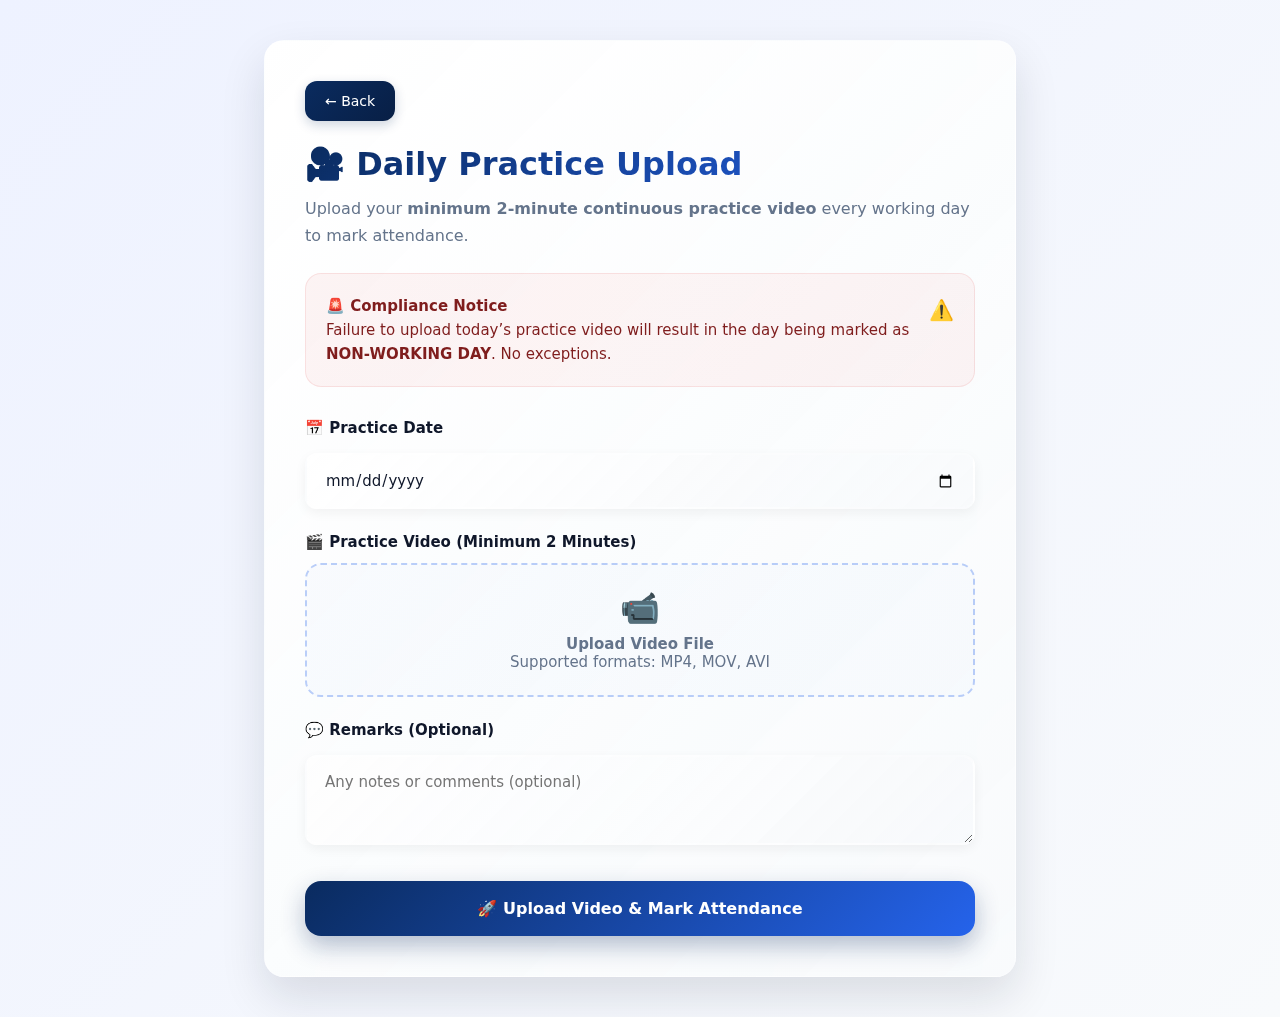
<file: daily-practice-upload.html>
<!DOCTYPE html>
<html lang="en">
<head>
<meta charset="UTF-8" />
<link rel="icon" href="favicon.png" type="image/x-icon">
<meta name="viewport" content="width=device-width, initial-scale=1.0" />
<title>Daily Practice Upload | Inter DC Championship</title>

<style>
:root{
  --primary:#0a2b5f;
  --primary-dark:#081f45;
  --accent:#2563eb;
  --glass-bg:linear-gradient(135deg,rgba(255,255,255,0.95),rgba(248,250,252,0.9));
  --glass-border:rgba(255,255,255,0.2);
  --text:#0f172a;
  --muted:#64748b;
  --danger:#dc2626;
  --success:#15803d;
  --warning:#d97706;
  --bg:#f4f6fb;
  --card:#ffffff;
  --border:#e5e7eb;
  --radius:20px;
  --shadow:0 20px 45px rgba(15,23,42,.12);
  --shadow-hover:0 30px 60px rgba(15,23,42,.18);
  --transition:all 0.4s cubic-bezier(0.4,0,0.2,1);
}

*{
  box-sizing:border-box;
  margin:0;
  padding:0;
  font-family:Inter,system-ui,-apple-system,Segoe UI,Roboto,Arial,sans-serif;
}

body{
  background:linear-gradient(135deg,#eef2ff,#f8fafc);
  min-height:100vh;
  color:var(--text);
  overflow-x:hidden;
}

.container{
  max-width:800px;
  margin:40px auto;
  padding:0 24px;
}

.card{
  background:var(--glass-bg);
  border-radius:var(--radius);
  padding:40px;
  box-shadow:var(--shadow);
  transition:var(--transition);
  border:1px solid var(--glass-border);
  backdrop-filter:blur(20px);
  position:relative;
  overflow:hidden;
}
.card::before{
  content:"";
  position:absolute;
  top:0;
  left:0;
  right:0;
  height:4px;
  background:linear-gradient(90deg,var(--accent),#60a5fa);
  opacity:0;
  transition:opacity 0.3s ease;
}
.card:hover{
  transform:translateY(-4px);
  box-shadow:var(--shadow-hover);
}
.card:hover::before{
  opacity:1;
}

/* HEADER */
.header{
  display:flex;
  align-items:center;
  gap:16px;
  margin-bottom:24px;
}
.back-btn{
  border:none;
  background:linear-gradient(135deg,var(--primary),var(--primary-dark));
  color:#fff;
  padding:12px 20px;
  border-radius:12px;
  font-size:14px;
  font-weight:500;
  cursor:pointer;
  transition:var(--transition);
  box-shadow:0 4px 12px rgba(10,43,95,0.2);
}
.back-btn:hover{
  transform:translateY(-2px);
  box-shadow:0 8px 20px rgba(10,43,95,0.3);
  background:linear-gradient(135deg,var(--primary-dark),var(--primary));
}

h1{
  font-size:clamp(24px,5vw,32px);
  font-weight:700;
  color:var(--primary);
  margin-bottom:12px;
  background:linear-gradient(135deg,var(--primary),var(--accent));
  -webkit-background-clip:text;
  -webkit-text-fill-color:transparent;
  background-clip:text;
}
.subtitle{
  font-size:16px;
  color:var(--muted);
  line-height:1.7;
  margin-bottom:24px;
}

/* ALERT */
.alert-danger{
  background:linear-gradient(135deg,rgba(220,38,38,0.05),rgba(239,68,68,0.05));
  border-left:6px solid var(--danger);
  padding:20px;
  border-radius:16px;
  font-size:15px;
  line-height:1.6;
  color:#7f1d1d;
  margin-bottom:32px;
  border:1px solid rgba(220,38,38,0.1);
  position:relative;
}
.alert-danger::before{
  content:"⚠️";
  position:absolute;
  top:20px;
  right:20px;
  font-size:20px;
}

/* FORM */
.form-group{
  margin-top:24px;
}
label{
  font-size:15px;
  font-weight:600;
  color:var(--text);
  margin-bottom:8px;
  display:block;
}
input, textarea{
  width:100%;
  margin-top:8px;
  padding:16px 18px;
  font-size:15px;
  border-radius:12px;
  border:2px solid rgba(255,255,255,0.3);
  background:linear-gradient(135deg,rgba(255,255,255,0.8),rgba(248,250,252,0.9));
  color:var(--text);
  transition:var(--transition);
  box-shadow:0 4px 12px rgba(0,0,0,0.05);
}
input:focus, textarea:focus{
  outline:none;
  border-color:var(--accent);
  background:var(--card);
  box-shadow:0 0 0 4px rgba(37,99,235,0.1), 0 8px 20px rgba(0,0,0,0.1);
  transform:translateY(-2px);
}

/* FILE UPLOAD */
.file-box{
  margin-top:12px;
  padding:24px;
  border-radius:16px;
  border:2px dashed rgba(37,99,235,0.3);
  background:linear-gradient(135deg,rgba(37,99,235,0.02),rgba(96,165,250,0.02));
  text-align:center;
  font-size:15px;
  color:var(--muted);
  transition:var(--transition);
  position:relative;
  overflow:hidden;
}
.file-box::before{
  content:"📹";
  font-size:32px;
  display:block;
  margin-bottom:8px;
  color:var(--accent);
}
.file-box:hover{
  border-color:var(--accent);
  background:linear-gradient(135deg,rgba(37,99,235,0.05),rgba(96,165,250,0.05));
  transform:translateY(-2px);
  box-shadow:0 8px 20px rgba(37,99,235,0.1);
}
.file-box input{
  margin-top:12px;
  opacity:0;
  position:absolute;
  width:100%;
  height:100%;
  cursor:pointer;
}

/* ACTION */
button[type="submit"]{
  margin-top:32px;
  width:100%;
  padding:18px;
  border-radius:16px;
  font-size:16px;
  font-weight:600;
  background:linear-gradient(135deg,var(--primary),var(--accent));
  color:#fff;
  border:none;
  cursor:pointer;
  transition:var(--transition);
  box-shadow:0 10px 25px rgba(10,43,95,0.3);
  position:relative;
  overflow:hidden;
}

button[type="submit"]::before{
  content:"";
  position:absolute;
  top:0;
  left:-100%;
  width:100%;
  height:100%;
  background:linear-gradient(90deg,transparent,rgba(255,255,255,0.2),transparent);
  transition:left 0.5s;
}

button[type="submit"]:hover{
  transform:translateY(-3px);
  box-shadow:0 15px 35px rgba(10,43,95,0.4);
}

button[type="submit"]:hover::before{
  left:100%;
}

button[type="submit"]:active{
  transform:translateY(-1px);
}

/* ANIMATIONS */
@keyframes fadeInUp{
  from{
    opacity:0;
    transform:translateY(30px);
  }
  to{
    opacity:1;
    transform:translateY(0);
  }
}

.card{
  animation:fadeInUp 0.6s ease both;
}

/* MOBILE */
@media(max-width:480px){
  .container{
    margin:20px auto;
    padding:0 16px;
  }
  .card{
    padding:24px;
  }
  h1{
    font-size:24px;
  }
}
</style>
</head>

<body>

<div class="container">
  <div class="card">

    <div class="header">
      <button class="back-btn" onclick="location.href='registration.html'">
        ← Back
      </button>
    </div>

    <h1>🎥 Daily Practice Upload</h1>
    <p class="subtitle">
      Upload your <strong>minimum 2-minute continuous practice video</strong>
      every working day to mark attendance.
    </p>

    <div class="alert-danger">
      <strong>🚨 Compliance Notice</strong><br>
      Failure to upload today’s practice video will result in the day being
      marked as <strong>NON-WORKING DAY</strong>. No exceptions.
    </div>

    <form onsubmit="submitVideo(event)">

      <div class="form-group">
        <label>📅 Practice Date</label>
        <input type="date" required />
      </div>

      <div class="form-group">
        <label>🎬 Practice Video (Minimum 2 Minutes)</label>
        <div class="file-box">
          <strong>Upload Video File</strong><br>
          Supported formats: MP4, MOV, AVI
          <input type="file" accept="video/*" required />
        </div>
      </div>

      <div class="form-group">
        <label>💬 Remarks (Optional)</label>
        <textarea rows="3" placeholder="Any notes or comments (optional)"></textarea>
      </div>

      <button type="submit">
        🚀 Upload Video & Mark Attendance
      </button>

    </form>

  </div>
</div>

<script>
function submitVideo(e){
  e.preventDefault();
  alert("Practice video uploaded successfully. Attendance marked.");
}
</script>

</body>
</html>
</file>
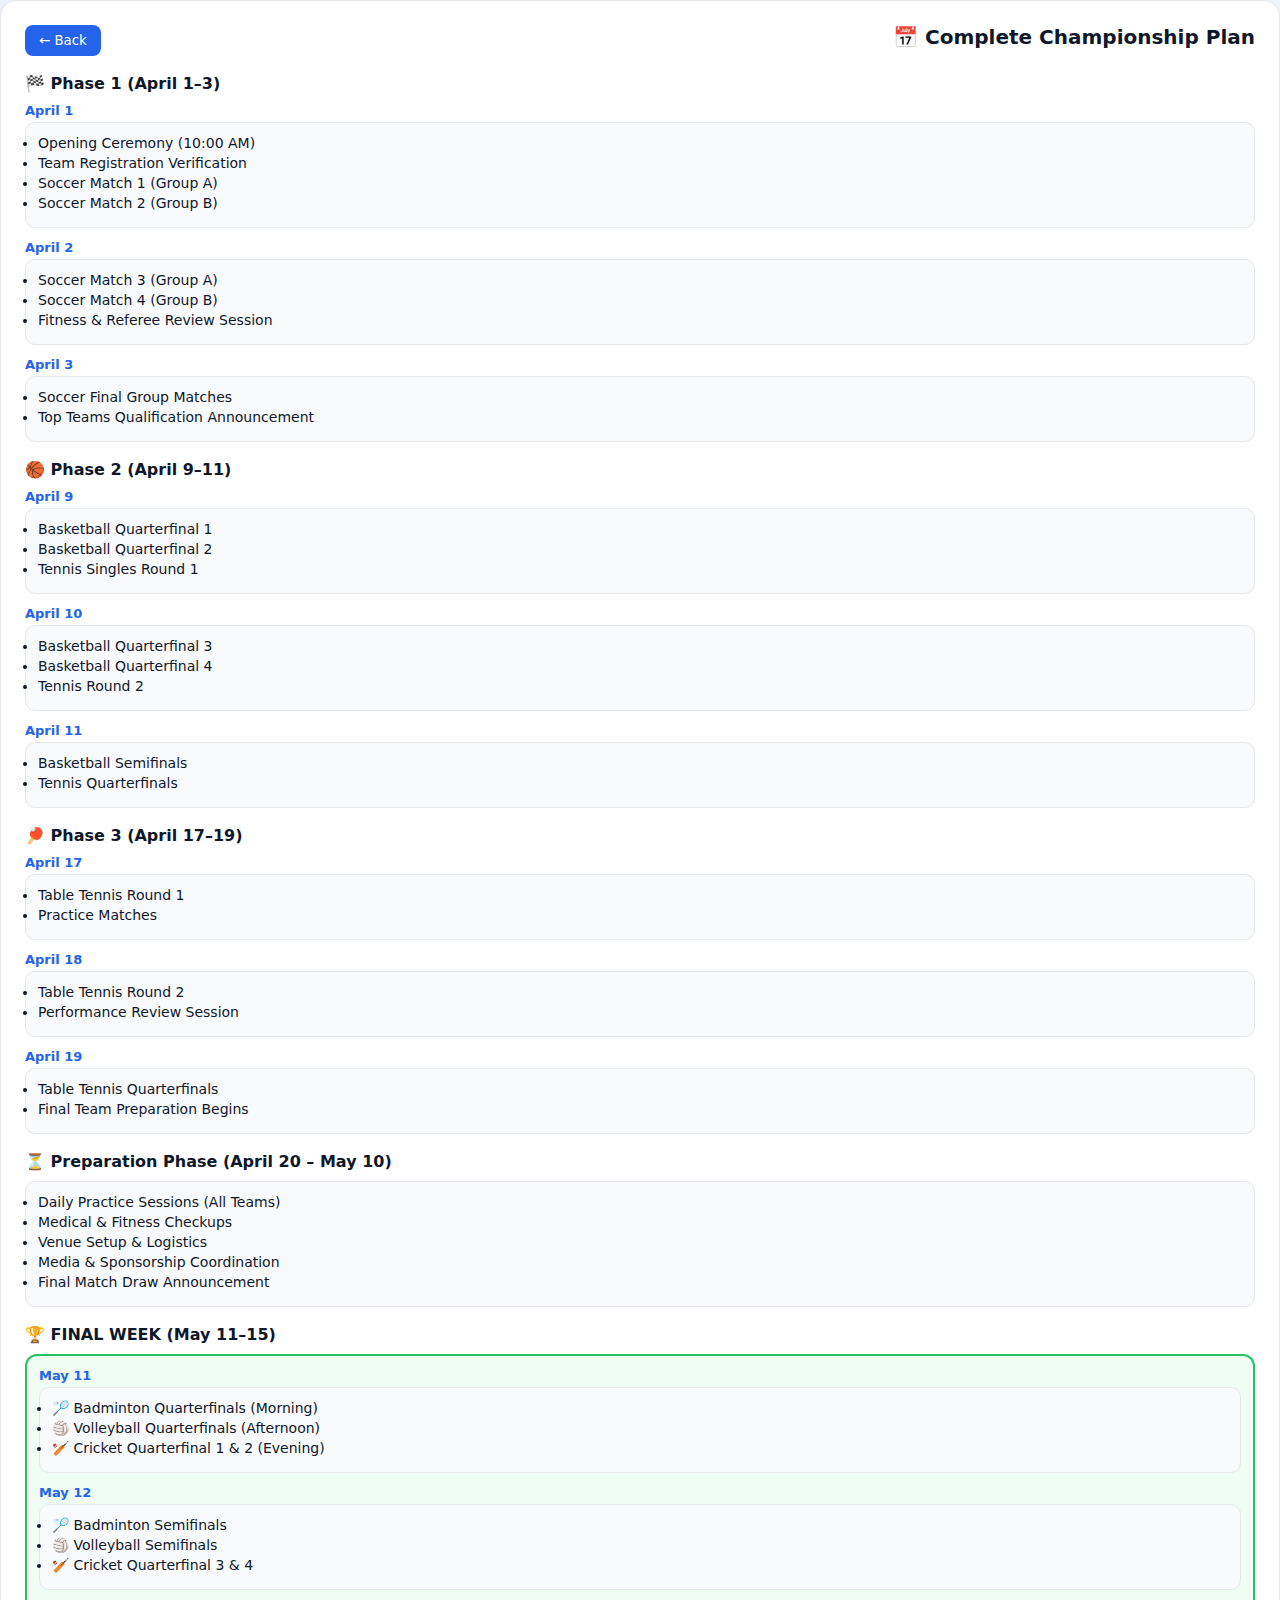
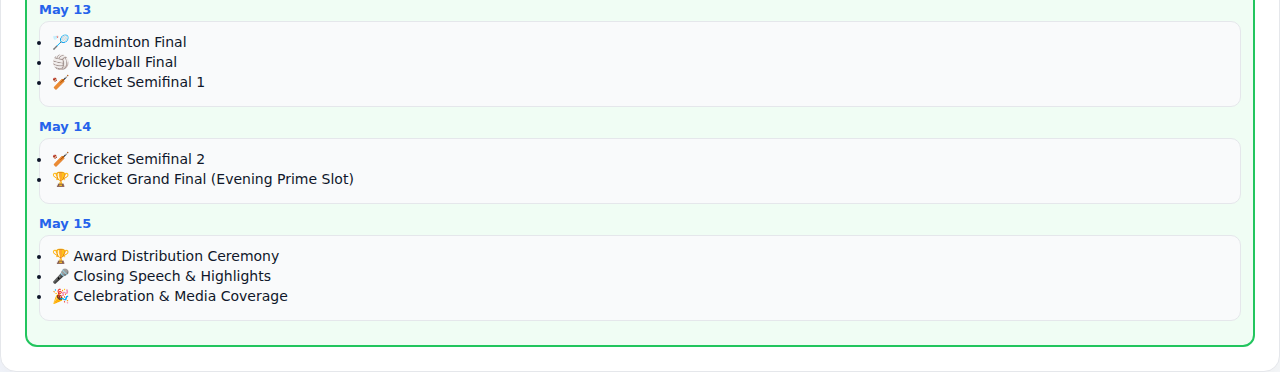
<file: Eventpage.html>
<!DOCTYPE html>
<html lang="en">
<head>
<meta charset="UTF-8" />
<link rel="icon" href="favicon.png" type="image/x-icon">
<meta name="viewport" content="width=device-width, initial-scale=1.0" />
<title>Daily Practice Upload | Inter DC Championship</title>

<style>
:root{
  --primary:#0a2b5f;
  --primary-dark:#081f45;
  --accent:#2563eb;
  --glass-bg:linear-gradient(135deg,rgba(255,255,255,0.95),rgba(248,250,252,0.9));
  --glass-border:rgba(255,255,255,0.2);
  --text:#0f172a;
  --muted:#64748b;
  --danger:#dc2626;
  --success:#15803d;
  --warning:#d97706;
  --bg:#f4f6fb;
  --card:#ffffff;
  --border:#e5e7eb;
  --radius:20px;
  --shadow:0 20px 45px rgba(15,23,42,.12);
  --shadow-hover:0 30px 60px rgba(15,23,42,.18);
  --transition:all 0.4s cubic-bezier(0.4,0,0.2,1);
}

*{
  box-sizing:border-box;
  margin:0;
  padding:0;
  font-family:Inter,system-ui,-apple-system,Segoe UI,Roboto,Arial,sans-serif;
}

body{
  background:linear-gradient(135deg,#eef2ff,#f8fafc);
  min-height:100vh;
  color:var(--text);
  overflow-x:hidden;
}

.container{
  max-width:800px;
  margin:40px auto;
  padding:0 24px;
}

.card{
  background:var(--glass-bg);
  border-radius:var(--radius);
  padding:40px;
  box-shadow:var(--shadow);
  transition:var(--transition);
  border:1px solid var(--glass-border);
  backdrop-filter:blur(20px);
  position:relative;
  overflow:hidden;
}
.card::before{
  content:"";
  position:absolute;
  top:0;
  left:0;
  right:0;
  height:4px;
  background:linear-gradient(90deg,var(--accent),#60a5fa);
  opacity:0;
  transition:opacity 0.3s ease;
}
.card:hover{
  transform:translateY(-4px);
  box-shadow:var(--shadow-hover);
}
.card:hover::before{
  opacity:1;
}

/* HEADER */
.header{
  display:flex;
  align-items:center;
  gap:16px;
  margin-bottom:24px;
}
.back-btn{
  border:none;
  background:linear-gradient(135deg,var(--primary),var(--primary-dark));
  color:#fff;
  padding:12px 20px;
  border-radius:12px;
  font-size:14px;
  font-weight:500;
  cursor:pointer;
  transition:var(--transition);
  box-shadow:0 4px 12px rgba(10,43,95,0.2);
}
.back-btn:hover{
  transform:translateY(-2px);
  box-shadow:0 8px 20px rgba(10,43,95,0.3);
  background:linear-gradient(135deg,var(--primary-dark),var(--primary));
}

h1{
  font-size:clamp(24px,5vw,32px);
  font-weight:700;
  color:var(--primary);
  margin-bottom:12px;
  background:linear-gradient(135deg,var(--primary),var(--accent));
  -webkit-background-clip:text;
  -webkit-text-fill-color:transparent;
  background-clip:text;
}
.subtitle{
  font-size:16px;
  color:var(--muted);
  line-height:1.7;
  margin-bottom:24px;
}

/* ALERT */
.alert-danger{
  background:linear-gradient(135deg,rgba(220,38,38,0.05),rgba(239,68,68,0.05));
  border-left:6px solid var(--danger);
  padding:20px;
  border-radius:16px;
  font-size:15px;
  line-height:1.6;
  color:#7f1d1d;
  margin-bottom:32px;
  border:1px solid rgba(220,38,38,0.1);
  position:relative;
}
.alert-danger::before{
  content:"⚠️";
  position:absolute;
  top:20px;
  right:20px;
  font-size:20px;
}

/* FORM */
.form-group{
  margin-top:24px;
}
label{
  font-size:15px;
  font-weight:600;
  color:var(--text);
  margin-bottom:8px;
  display:block;
}
input, textarea{
  width:100%;
  margin-top:8px;
  padding:16px 18px;
  font-size:15px;
  border-radius:12px;
  border:2px solid rgba(255,255,255,0.3);
  background:linear-gradient(135deg,rgba(255,255,255,0.8),rgba(248,250,252,0.9));
  color:var(--text);
  transition:var(--transition);
  box-shadow:0 4px 12px rgba(0,0,0,0.05);
}
input:focus, textarea:focus{
  outline:none;
  border-color:var(--accent);
  background:var(--card);
  box-shadow:0 0 0 4px rgba(37,99,235,0.1), 0 8px 20px rgba(0,0,0,0.1);
  transform:translateY(-2px);
}

/* FILE UPLOAD */
.file-box{
  margin-top:12px;
  padding:24px;
  border-radius:16px;
  border:2px dashed rgba(37,99,235,0.3);
  background:linear-gradient(135deg,rgba(37,99,235,0.02),rgba(96,165,250,0.02));
  text-align:center;
  font-size:15px;
  color:var(--muted);
  transition:var(--transition);
  position:relative;
  overflow:hidden;
}
.file-box::before{
  content:"📹";
  font-size:32px;
  display:block;
  margin-bottom:8px;
  color:var(--accent);
}
.file-box:hover{
  border-color:var(--accent);
  background:linear-gradient(135deg,rgba(37,99,235,0.05),rgba(96,165,250,0.05));
  transform:translateY(-2px);
  box-shadow:0 8px 20px rgba(37,99,235,0.1);
}
.file-box input{
  margin-top:12px;
  opacity:0;
  position:absolute;
  width:100%;
  height:100%;
  cursor:pointer;
}

/* ACTION */
button[type="submit"]{
  margin-top:32px;
  width:100%;
  padding:18px;
  border-radius:16px;
  font-size:16px;
  font-weight:600;
  background:linear-gradient(135deg,var(--primary),var(--accent));
  color:#fff;
  border:none;
  cursor:pointer;
  transition:var(--transition);
  box-shadow:0 10px 25px rgba(10,43,95,0.3);
  position:relative;
  overflow:hidden;
}

button[type="submit"]::before{
  content:"";
  position:absolute;
  top:0;
  left:-100%;
  width:100%;
  height:100%;
  background:linear-gradient(90deg,transparent,rgba(255,255,255,0.2),transparent);
  transition:left 0.5s;
}

button[type="submit"]:hover{
  transform:translateY(-3px);
  box-shadow:0 15px 35px rgba(10,43,95,0.4);
}

button[type="submit"]:hover::before{
  left:100%;
}

button[type="submit"]:active{
  transform:translateY(-1px);
}

/* ANIMATIONS */
@keyframes fadeInUp{
  from{
    opacity:0;
    transform:translateY(30px);
  }
  to{
    opacity:1;
    transform:translateY(0);
  }
}

.card{
  animation:fadeInUp 0.6s ease both;
}

/* MOBILE */
@media(max-width:480px){
  .container{
    margin:20px auto;
    padding:0 16px;
  }
  .card{
    padding:24px;
  }
  h1{
    font-size:24px;
  }
}
</style>
</head>

<body>

<style>
.event-wrapper {
  background: #ffffff;
  border-radius: 16px;
  padding: 24px;
  border: 1px solid #e5e7eb;
  box-shadow: 0 10px 30px rgba(0,0,0,0.06);
  font-family: "Segoe UI", sans-serif;
}

.event-topbar {
  display: flex;
  justify-content: space-between;
  margin-bottom: 16px;
}

.event-back-btn {
  background: #2563eb;
  color: white;
  border: none;
  padding: 8px 14px;
  border-radius: 8px;
  cursor: pointer;
}

.event-title {
  font-size: 20px;
  font-weight: 700;
}

/* SECTION */
.section-title {
  margin-top: 18px;
  margin-bottom: 10px;
  font-weight: 700;
  font-size: 16px;
  color: #0f172a;
}

/* DAY */
.day-block {
  margin-bottom: 12px;
}

.day-date {
  font-size: 13px;
  font-weight: 600;
  color: #2563eb;
  margin-bottom: 4px;
}

.day-card {
  background: #f9fafb;
  padding: 12px;
  border-radius: 10px;
  border: 1px solid #e5e7eb;
}

.day-card li {
  font-size: 14px;
  margin-bottom: 4px;
}

/* FINAL WEEK */
.final-week {
  background: #f0fdf4;
  border: 2px solid #22c55e;
  border-radius: 12px;
  padding: 12px;
}

/* BUTTON */
.event-btn {
  margin-top: 20px;
  width: 100%;
  padding: 12px;
  border-radius: 10px;
  border: none;
  background: linear-gradient(135deg,#16a34a,#22c55e);
  color: white;
  font-weight: 600;
  cursor: pointer;
}
</style>


<div class="event-wrapper">

 <div class="event-topbar">
  <button class="event-back-btn" onclick="window.location.href='announcements.html'">← Back</button>
  <div class="event-title">📅 Complete Championship Plan</div>
</div>

  <!-- APRIL START -->
  <div class="section-title">🏁 Phase 1 (April 1–3)</div>

  <div class="day-block">
    <div class="day-date">April 1</div>
    <div class="day-card">
      <ul>
        <li>Opening Ceremony (10:00 AM)</li>
        <li>Team Registration Verification</li>
        <li>Soccer Match 1 (Group A)</li>
        <li>Soccer Match 2 (Group B)</li>
      </ul>
    </div>
  </div>

  <div class="day-block">
    <div class="day-date">April 2</div>
    <div class="day-card">
      <ul>
        <li>Soccer Match 3 (Group A)</li>
        <li>Soccer Match 4 (Group B)</li>
        <li>Fitness & Referee Review Session</li>
      </ul>
    </div>
  </div>

  <div class="day-block">
    <div class="day-date">April 3</div>
    <div class="day-card">
      <ul>
        <li>Soccer Final Group Matches</li>
        <li>Top Teams Qualification Announcement</li>
      </ul>
    </div>
  </div>

  <!-- PHASE 2 -->
  <div class="section-title">🏀 Phase 2 (April 9–11)</div>

  <div class="day-block">
    <div class="day-date">April 9</div>
    <div class="day-card">
      <ul>
        <li>Basketball Quarterfinal 1</li>
        <li>Basketball Quarterfinal 2</li>
        <li>Tennis Singles Round 1</li>
      </ul>
    </div>
  </div>

  <div class="day-block">
    <div class="day-date">April 10</div>
    <div class="day-card">
      <ul>
        <li>Basketball Quarterfinal 3</li>
        <li>Basketball Quarterfinal 4</li>
        <li>Tennis Round 2</li>
      </ul>
    </div>
  </div>

  <div class="day-block">
    <div class="day-date">April 11</div>
    <div class="day-card">
      <ul>
        <li>Basketball Semifinals</li>
        <li>Tennis Quarterfinals</li>
      </ul>
    </div>
  </div>

  <!-- PHASE 3 -->
  <div class="section-title">🏓 Phase 3 (April 17–19)</div>

  <div class="day-block">
    <div class="day-date">April 17</div>
    <div class="day-card">
      <ul>
        <li>Table Tennis Round 1</li>
        <li>Practice Matches</li>
      </ul>
    </div>
  </div>

  <div class="day-block">
    <div class="day-date">April 18</div>
    <div class="day-card">
      <ul>
        <li>Table Tennis Round 2</li>
        <li>Performance Review Session</li>
      </ul>
    </div>
  </div>

  <div class="day-block">
    <div class="day-date">April 19</div>
    <div class="day-card">
      <ul>
        <li>Table Tennis Quarterfinals</li>
        <li>Final Team Preparation Begins</li>
      </ul>
    </div>
  </div>

  <!-- MID PREP -->
  <div class="section-title">⏳ Preparation Phase (April 20 – May 10)</div>

  <div class="day-block">
    <div class="day-card">
      <ul>
        <li>Daily Practice Sessions (All Teams)</li>
        <li>Medical & Fitness Checkups</li>
        <li>Venue Setup & Logistics</li>
        <li>Media & Sponsorship Coordination</li>
        <li>Final Match Draw Announcement</li>
      </ul>
    </div>
  </div>

  <!-- FINAL WEEK -->
  <div class="section-title">🏆 FINAL WEEK (May 11–15)</div>

  <div class="final-week">

    <div class="day-block">
      <div class="day-date">May 11</div>
      <div class="day-card">
        <ul>
          <li>🏸 Badminton Quarterfinals (Morning)</li>
          <li>🏐 Volleyball Quarterfinals (Afternoon)</li>
          <li>🏏 Cricket Quarterfinal 1 & 2 (Evening)</li>
        </ul>
      </div>
    </div>

    <div class="day-block">
      <div class="day-date">May 12</div>
      <div class="day-card">
        <ul>
          <li>🏸 Badminton Semifinals</li>
          <li>🏐 Volleyball Semifinals</li>
          <li>🏏 Cricket Quarterfinal 3 & 4</li>
        </ul>
      </div>
    </div>

    <div class="day-block">
      <div class="day-date">May 13</div>
      <div class="day-card">
        <ul>
          <li>🏸 Badminton Final</li>
          <li>🏐 Volleyball Final</li>
          <li>🏏 Cricket Semifinal 1</li>
        </ul>
      </div>
    </div>

    <div class="day-block">
      <div class="day-date">May 14</div>
      <div class="day-card">
        <ul>
          <li>🏏 Cricket Semifinal 2</li>
          <li>🏆 Cricket Grand Final (Evening Prime Slot)</li>
        </ul>
      </div>
    </div>

    <div class="day-block">
      <div class="day-date">May 15</div>
      <div class="day-card">
        <ul>
          <li>🏆 Award Distribution Ceremony</li>
          <li>🎤 Closing Speech & Highlights</li>
          <li>🎉 Celebration & Media Coverage</li>
        </ul>
      </div>
    </div>

  </div>


</div>


</body>
</html>
</file>
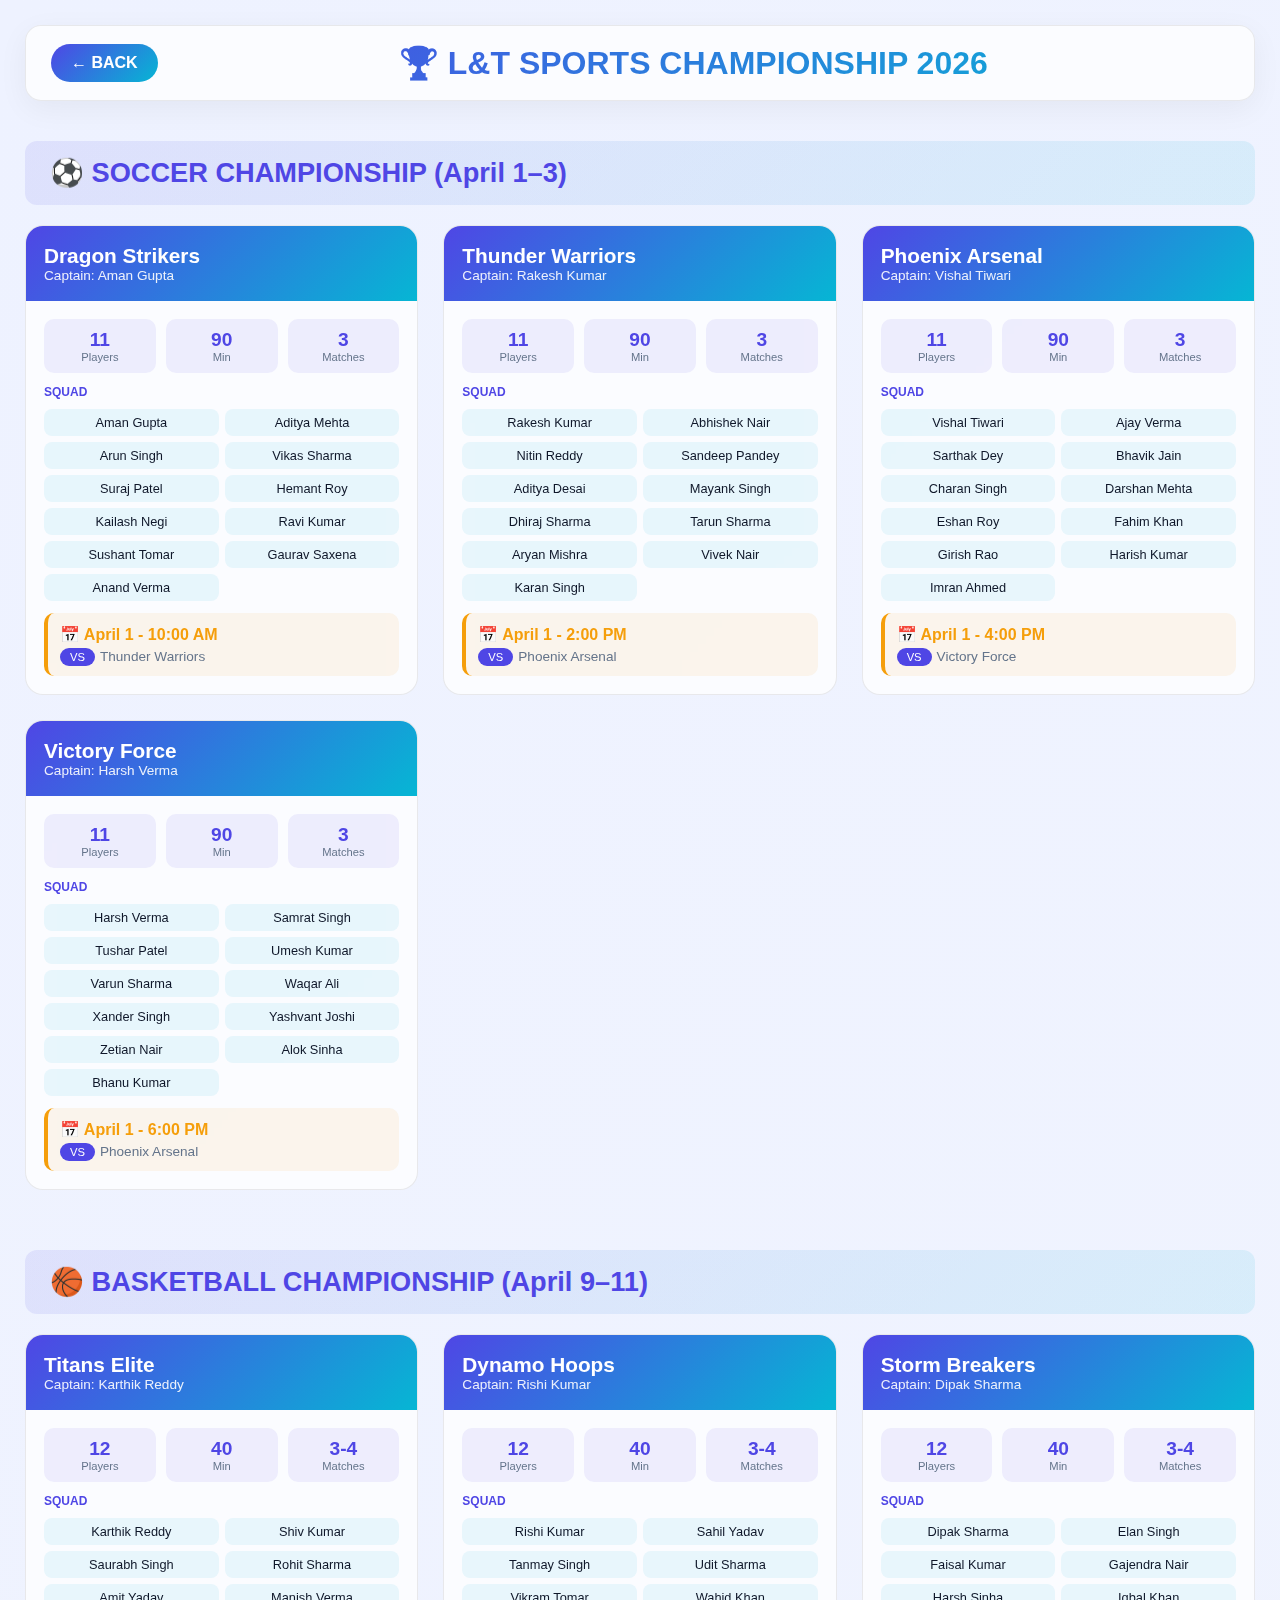
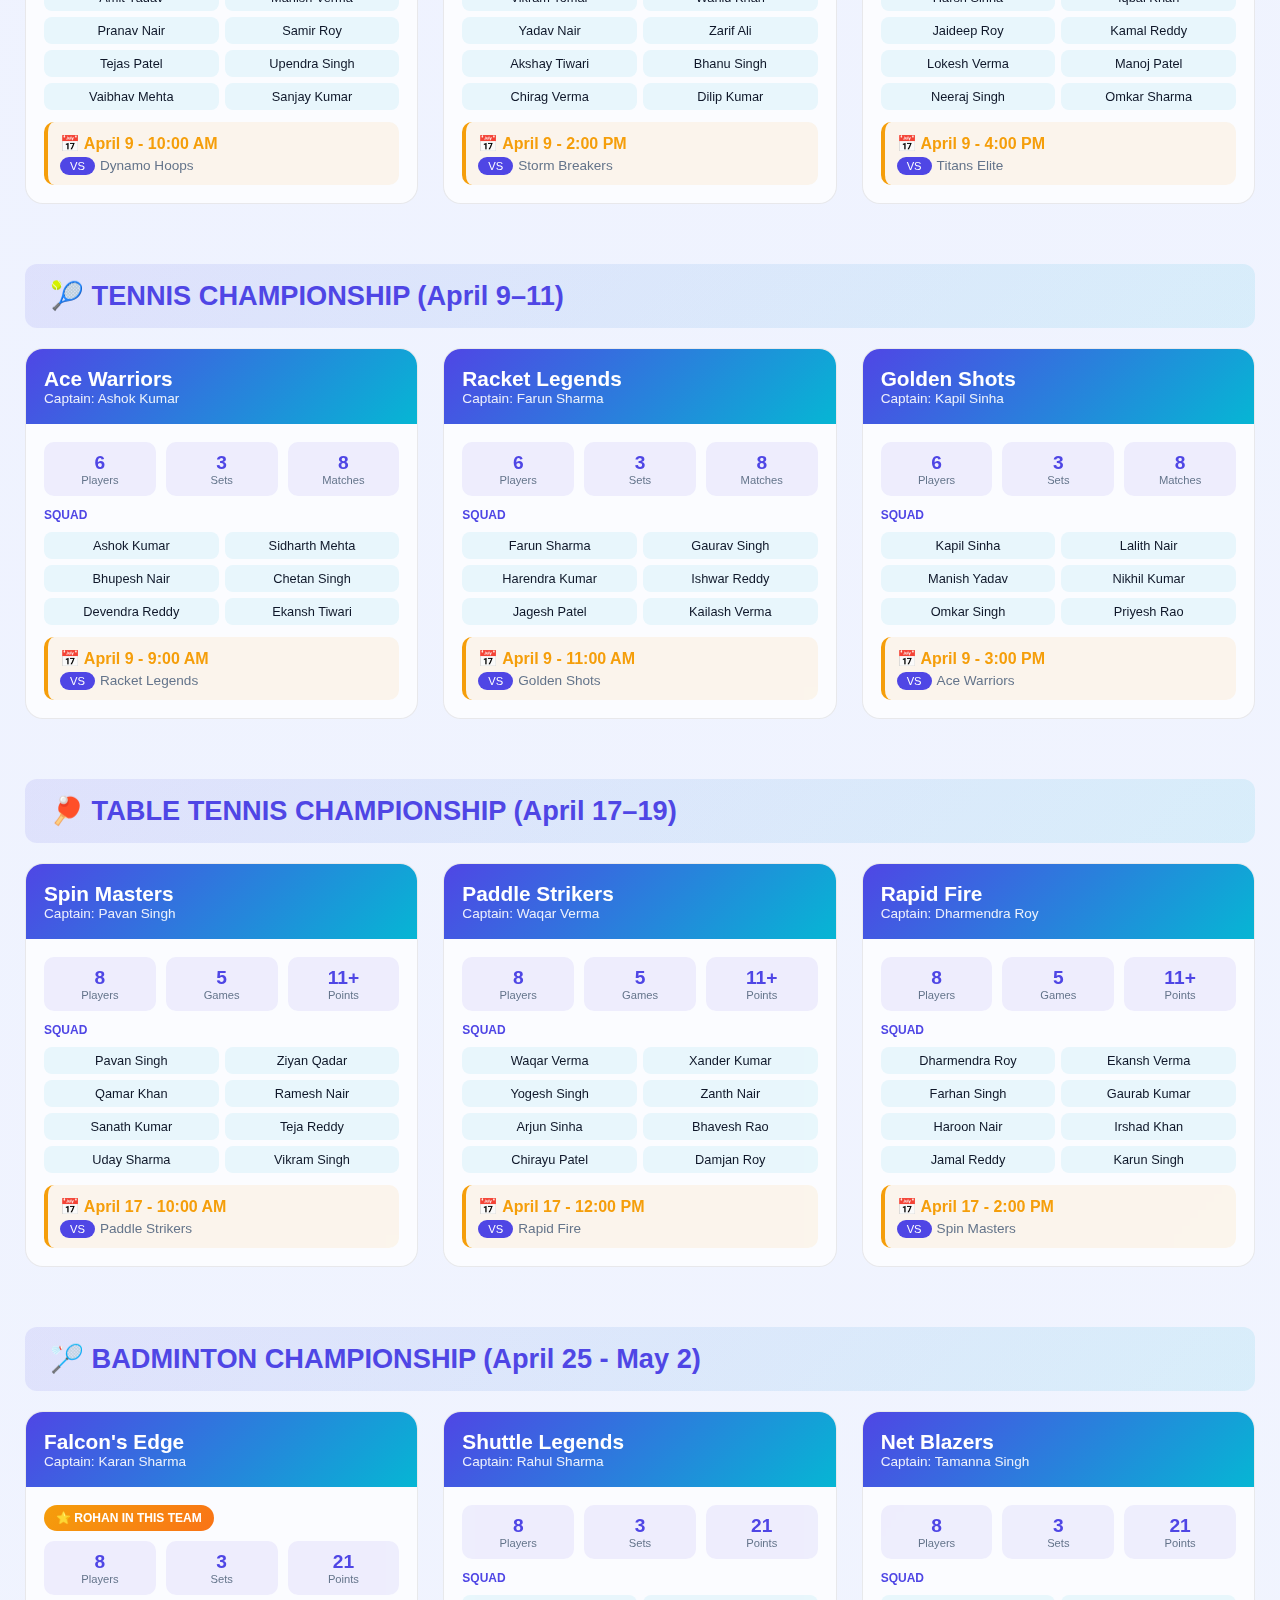
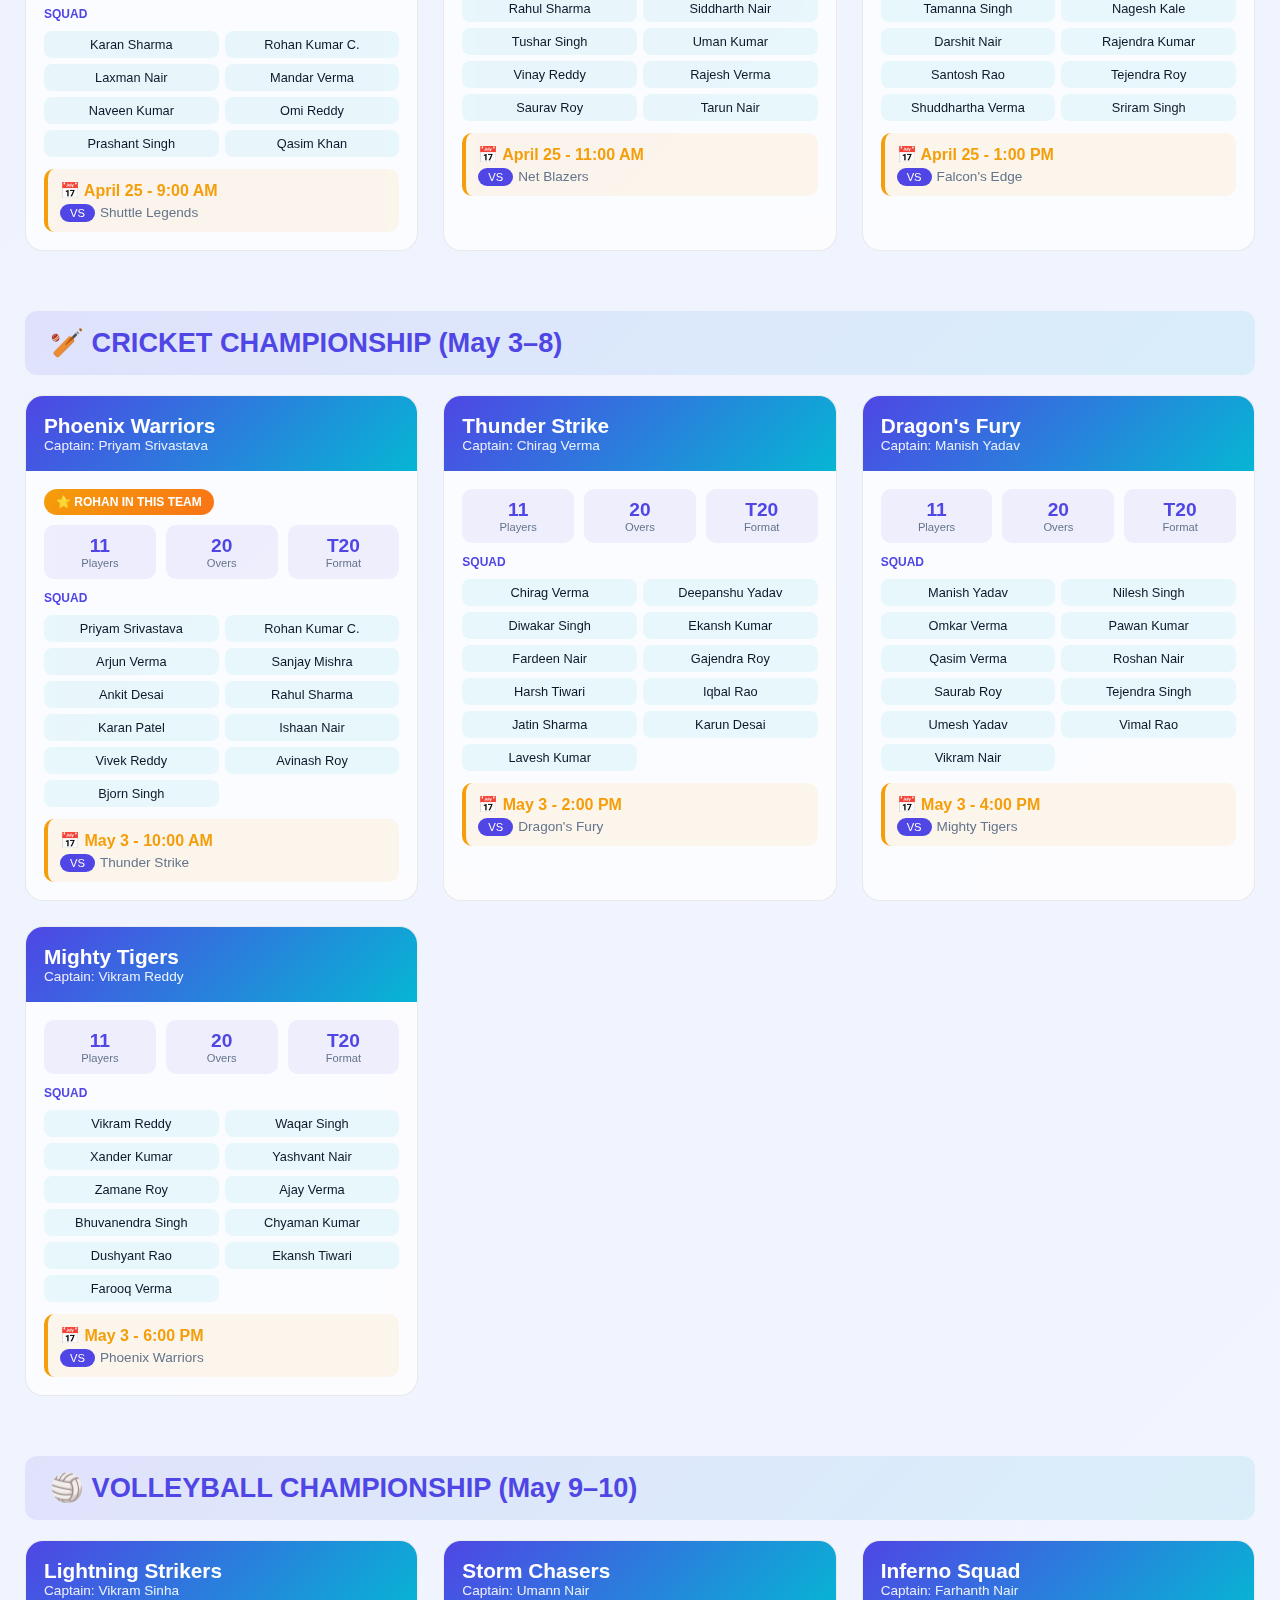
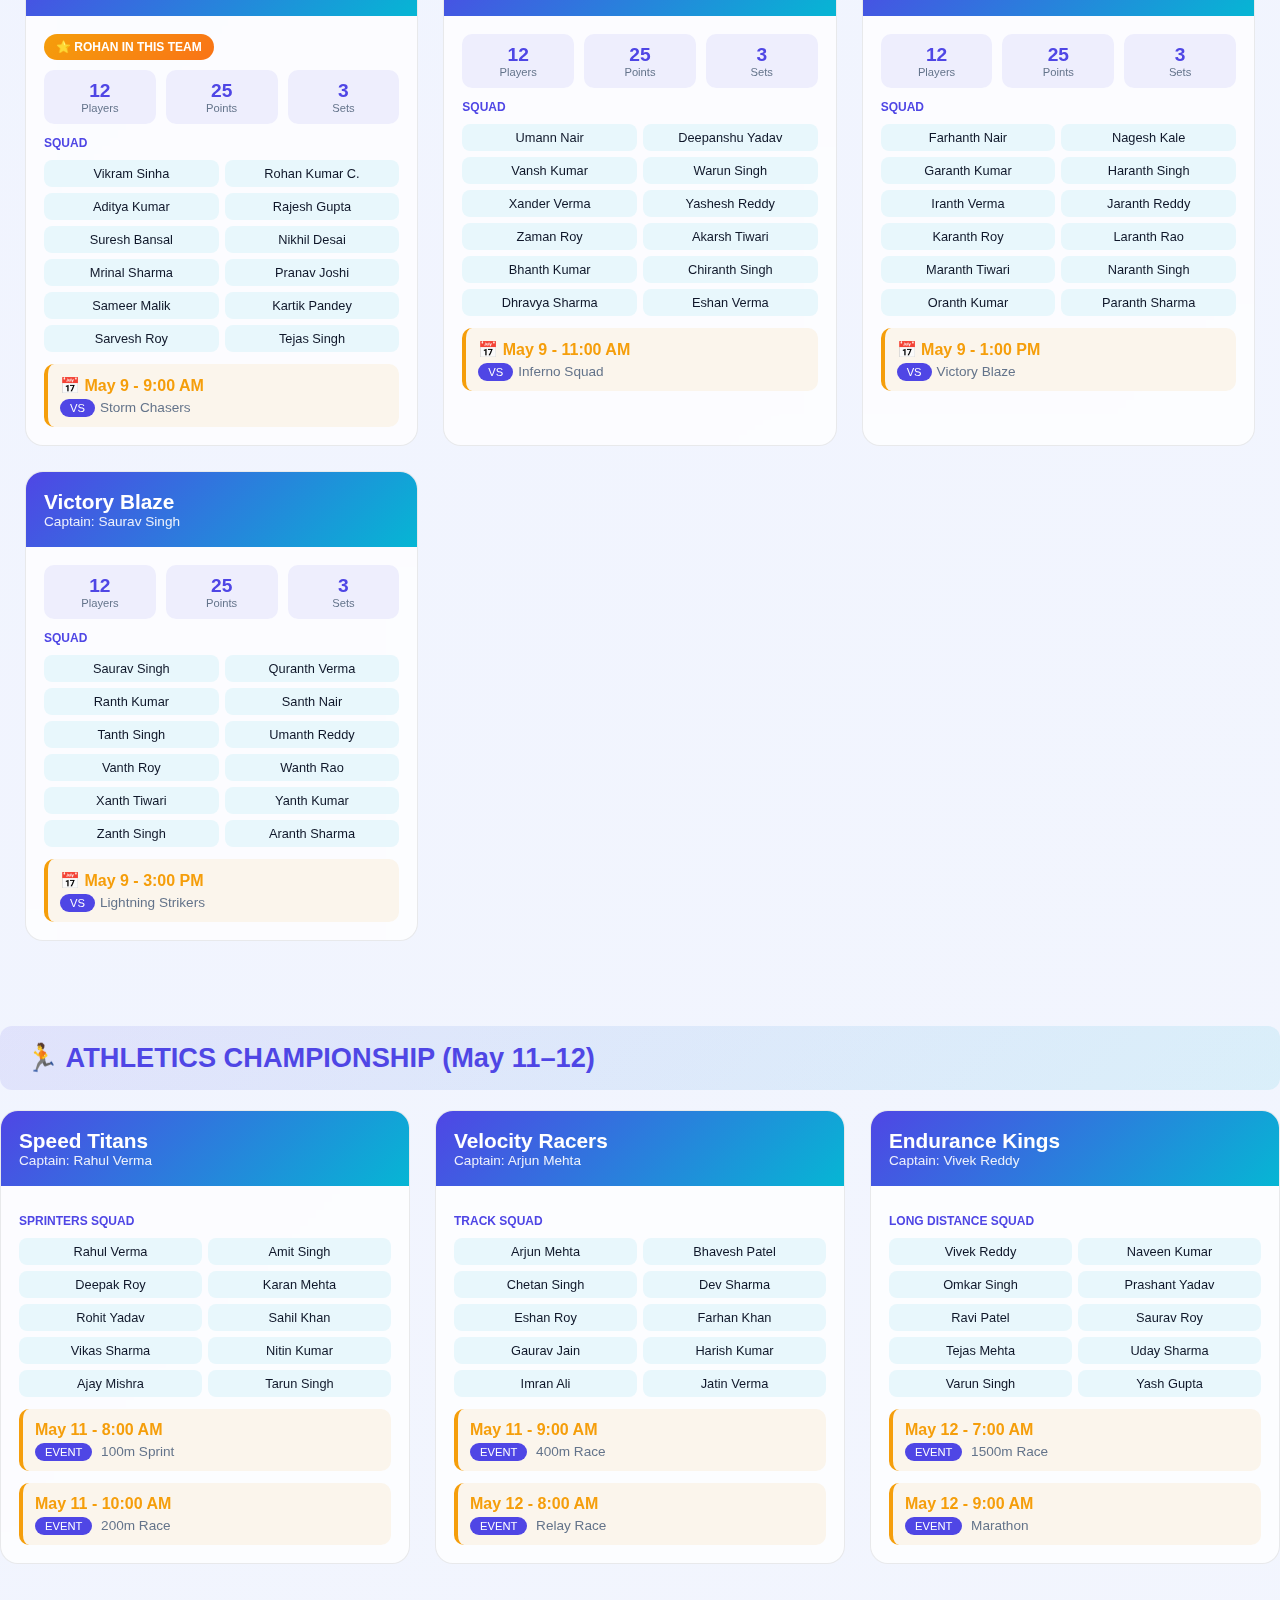
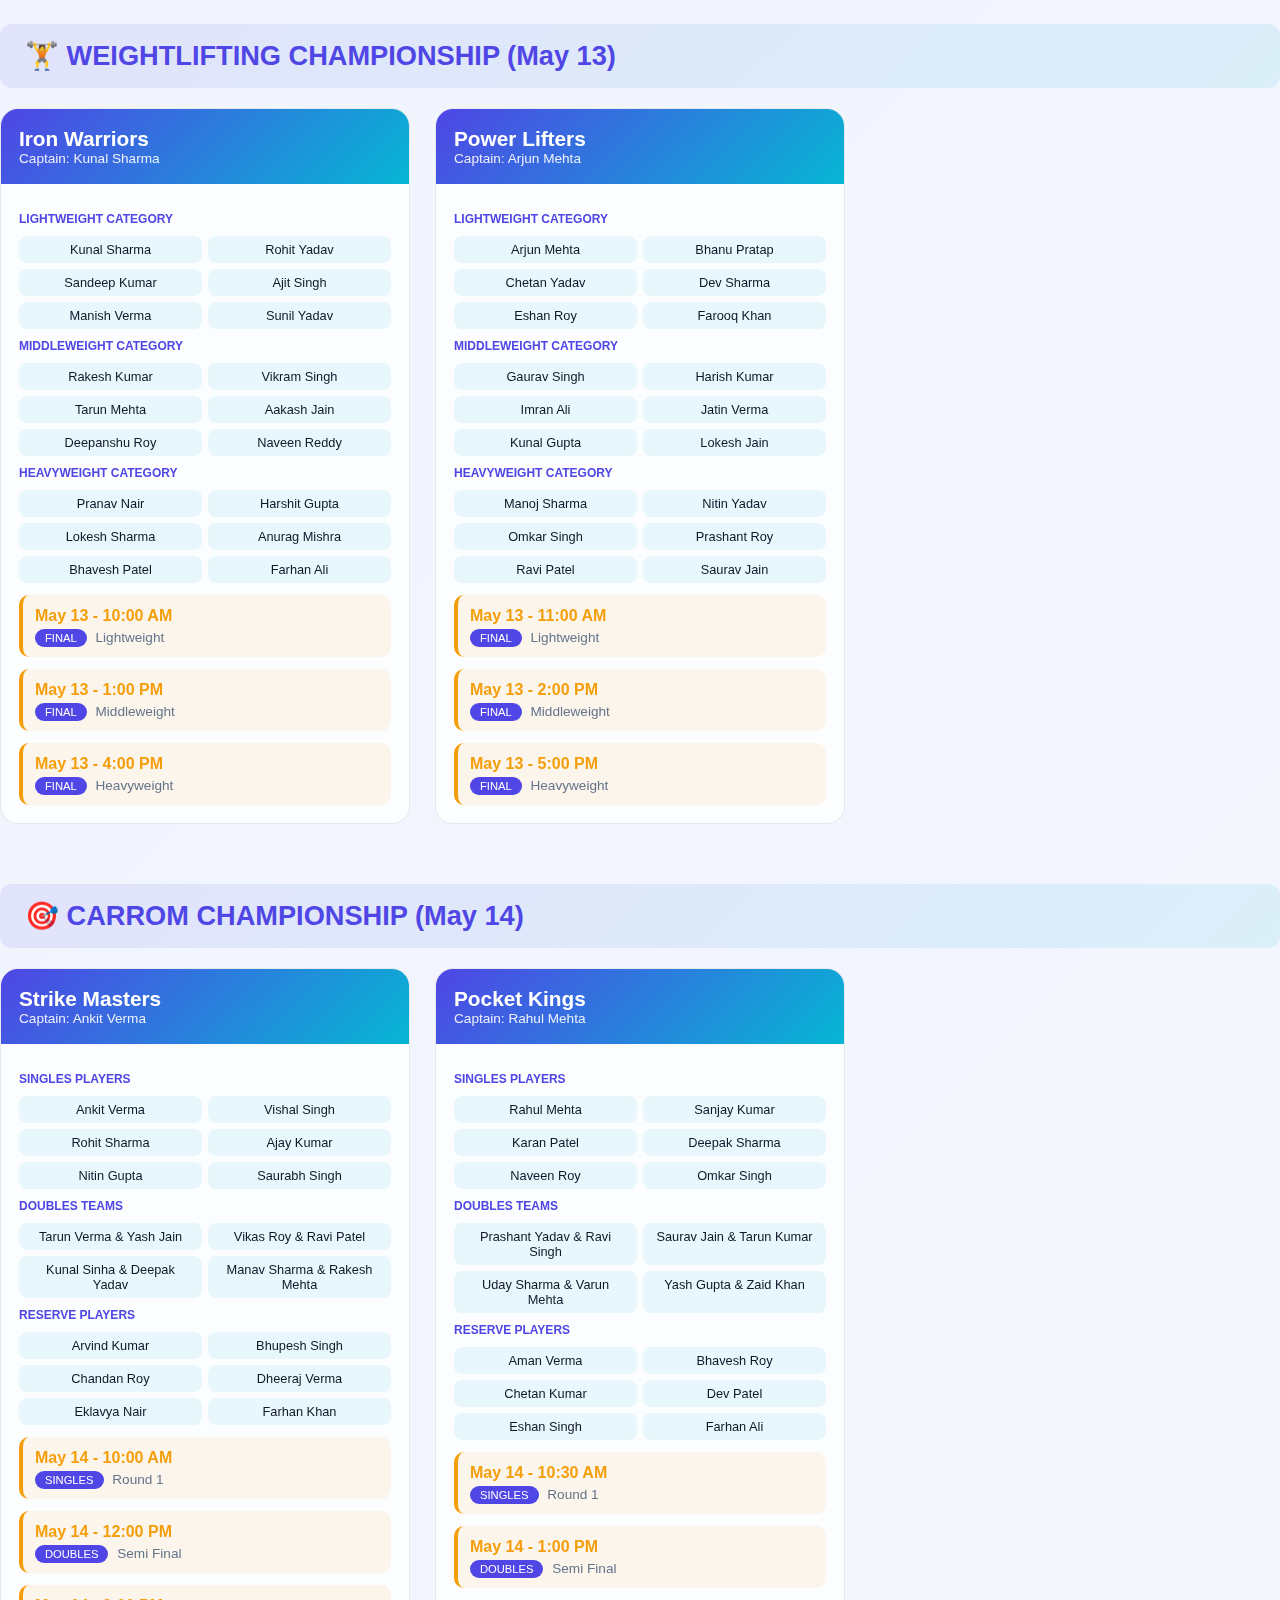
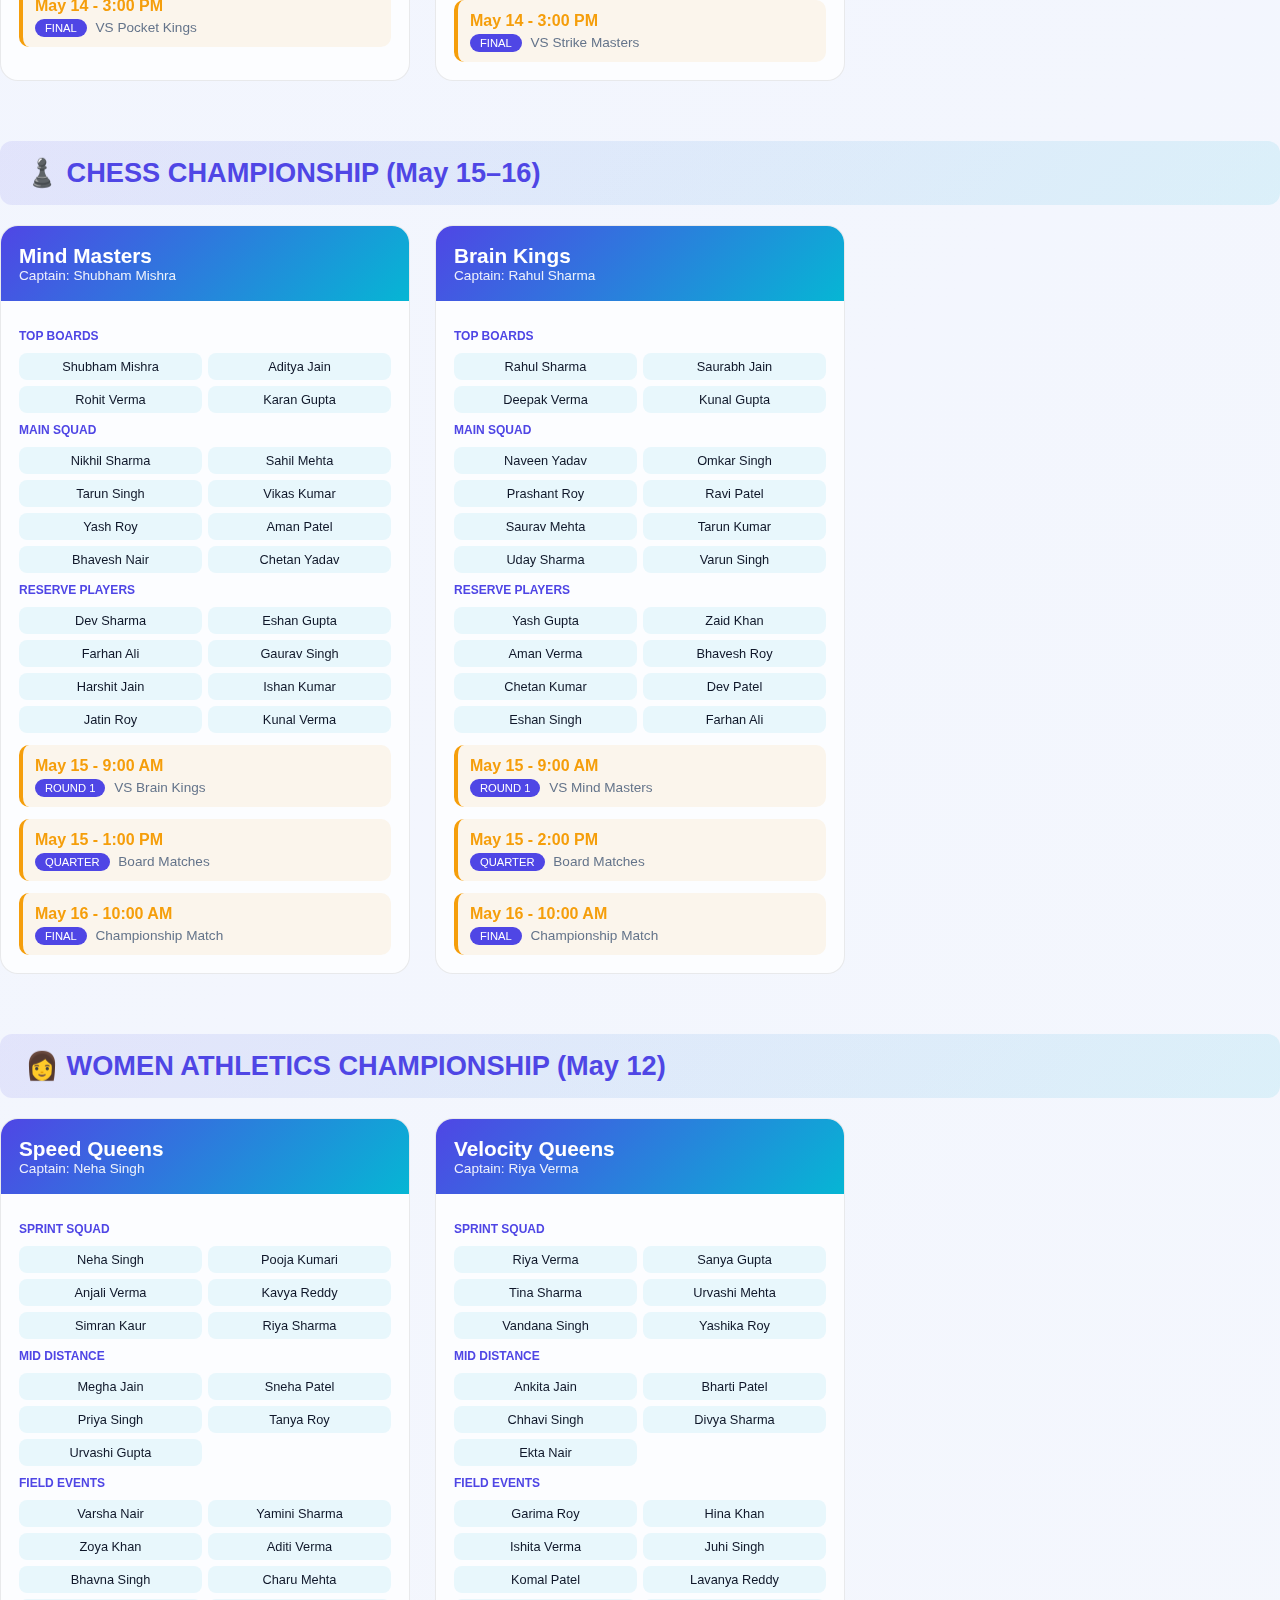
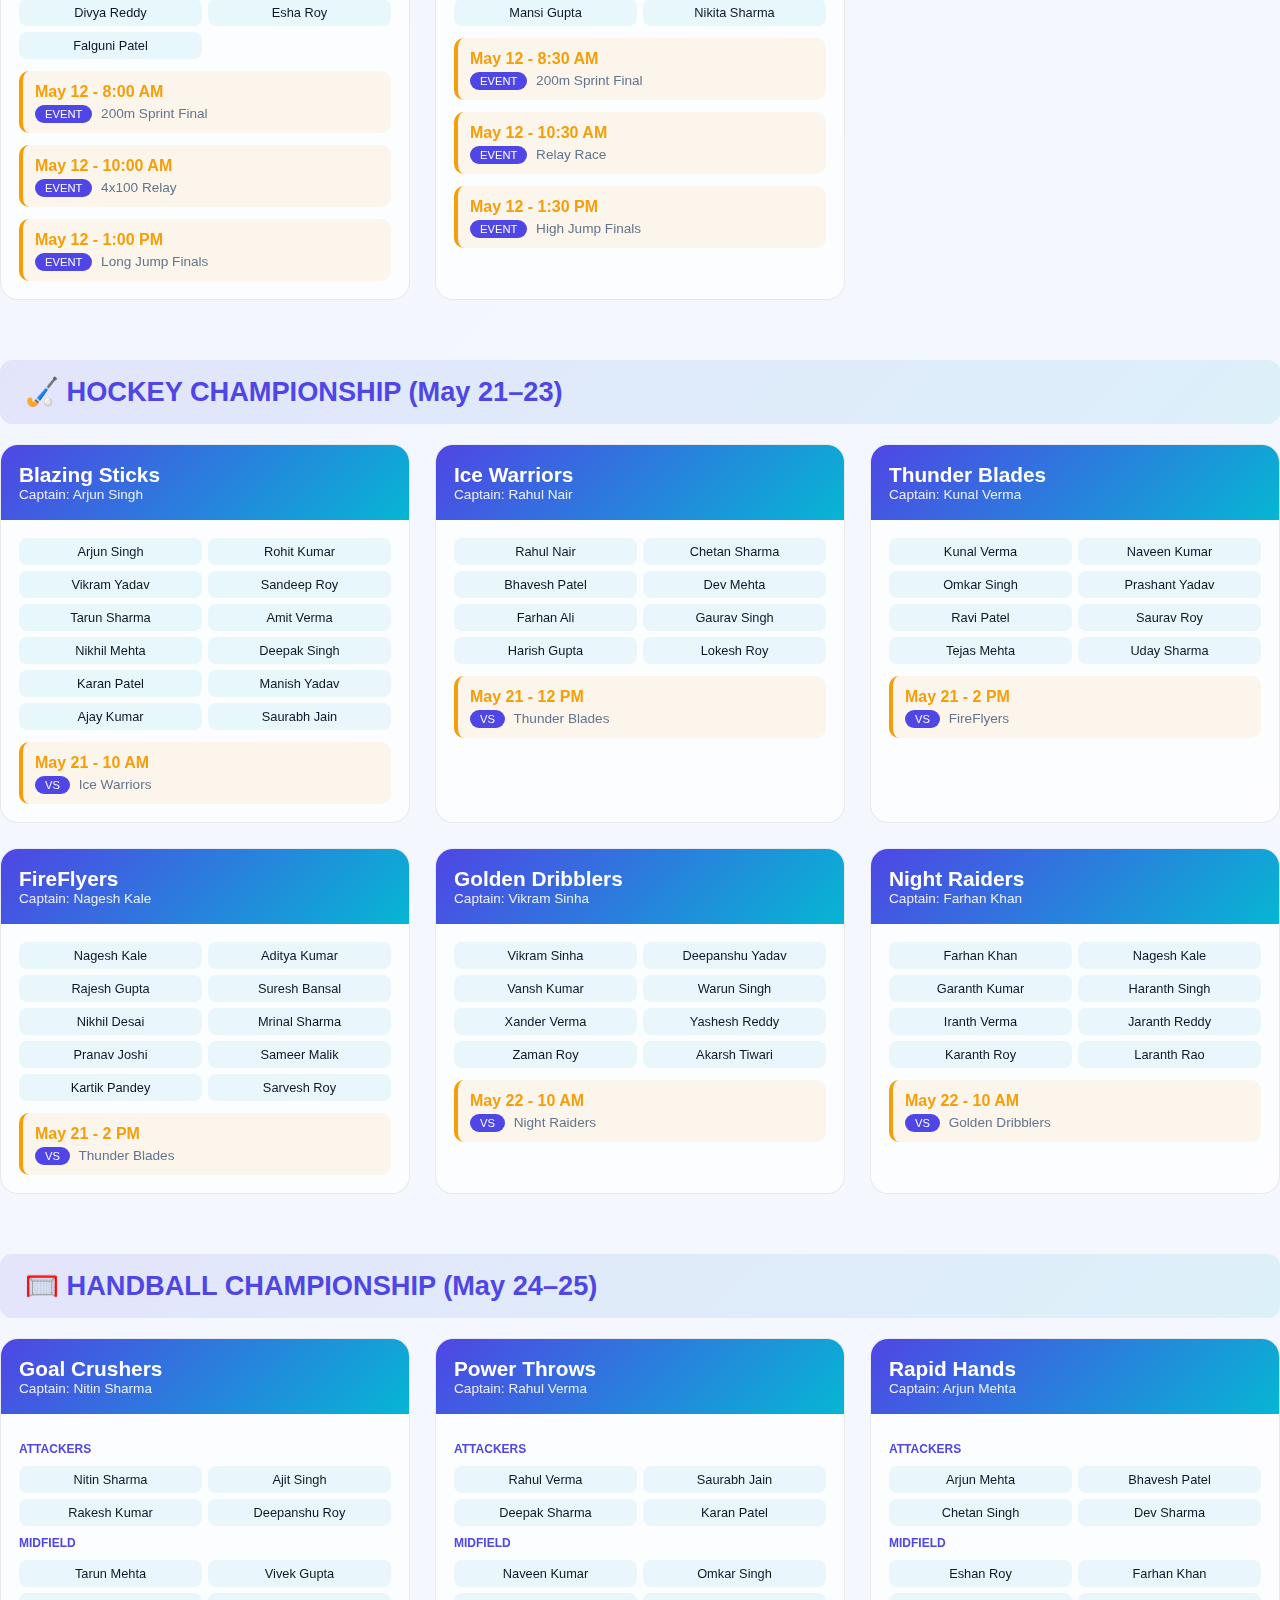
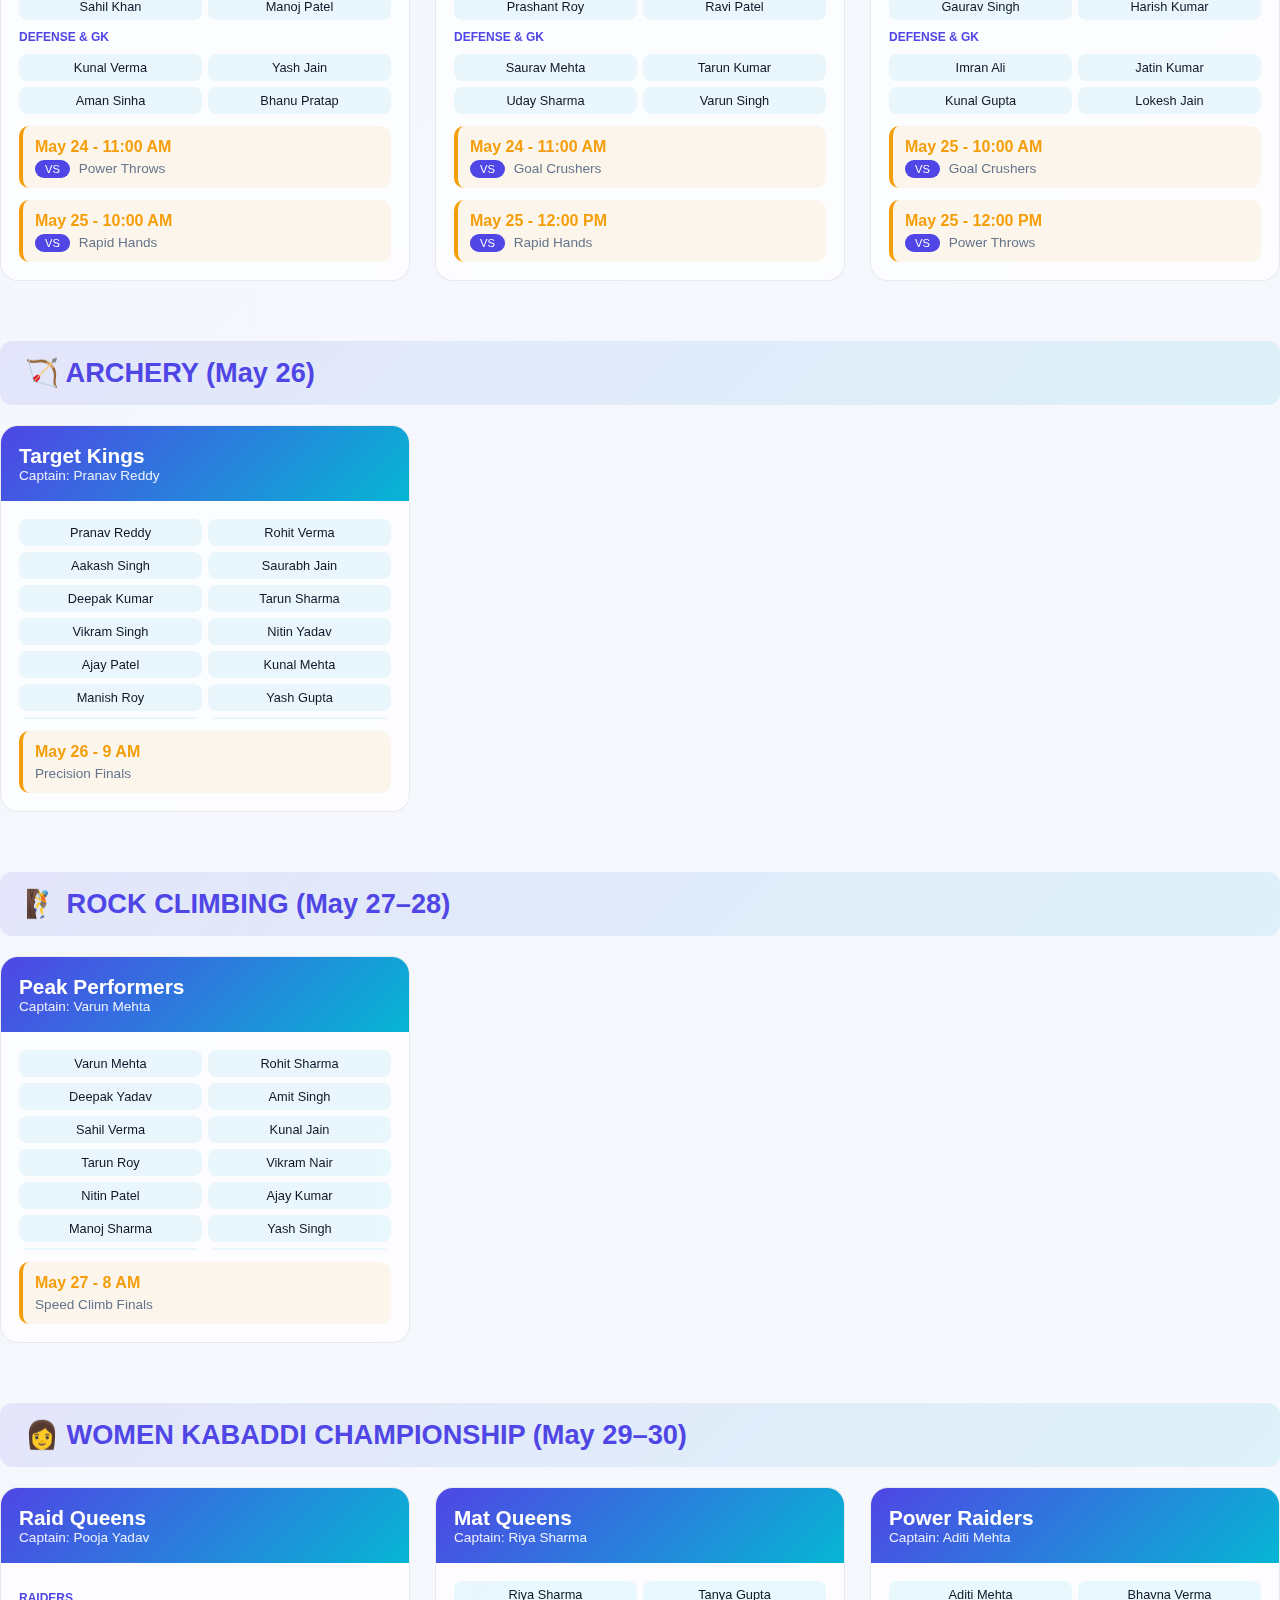
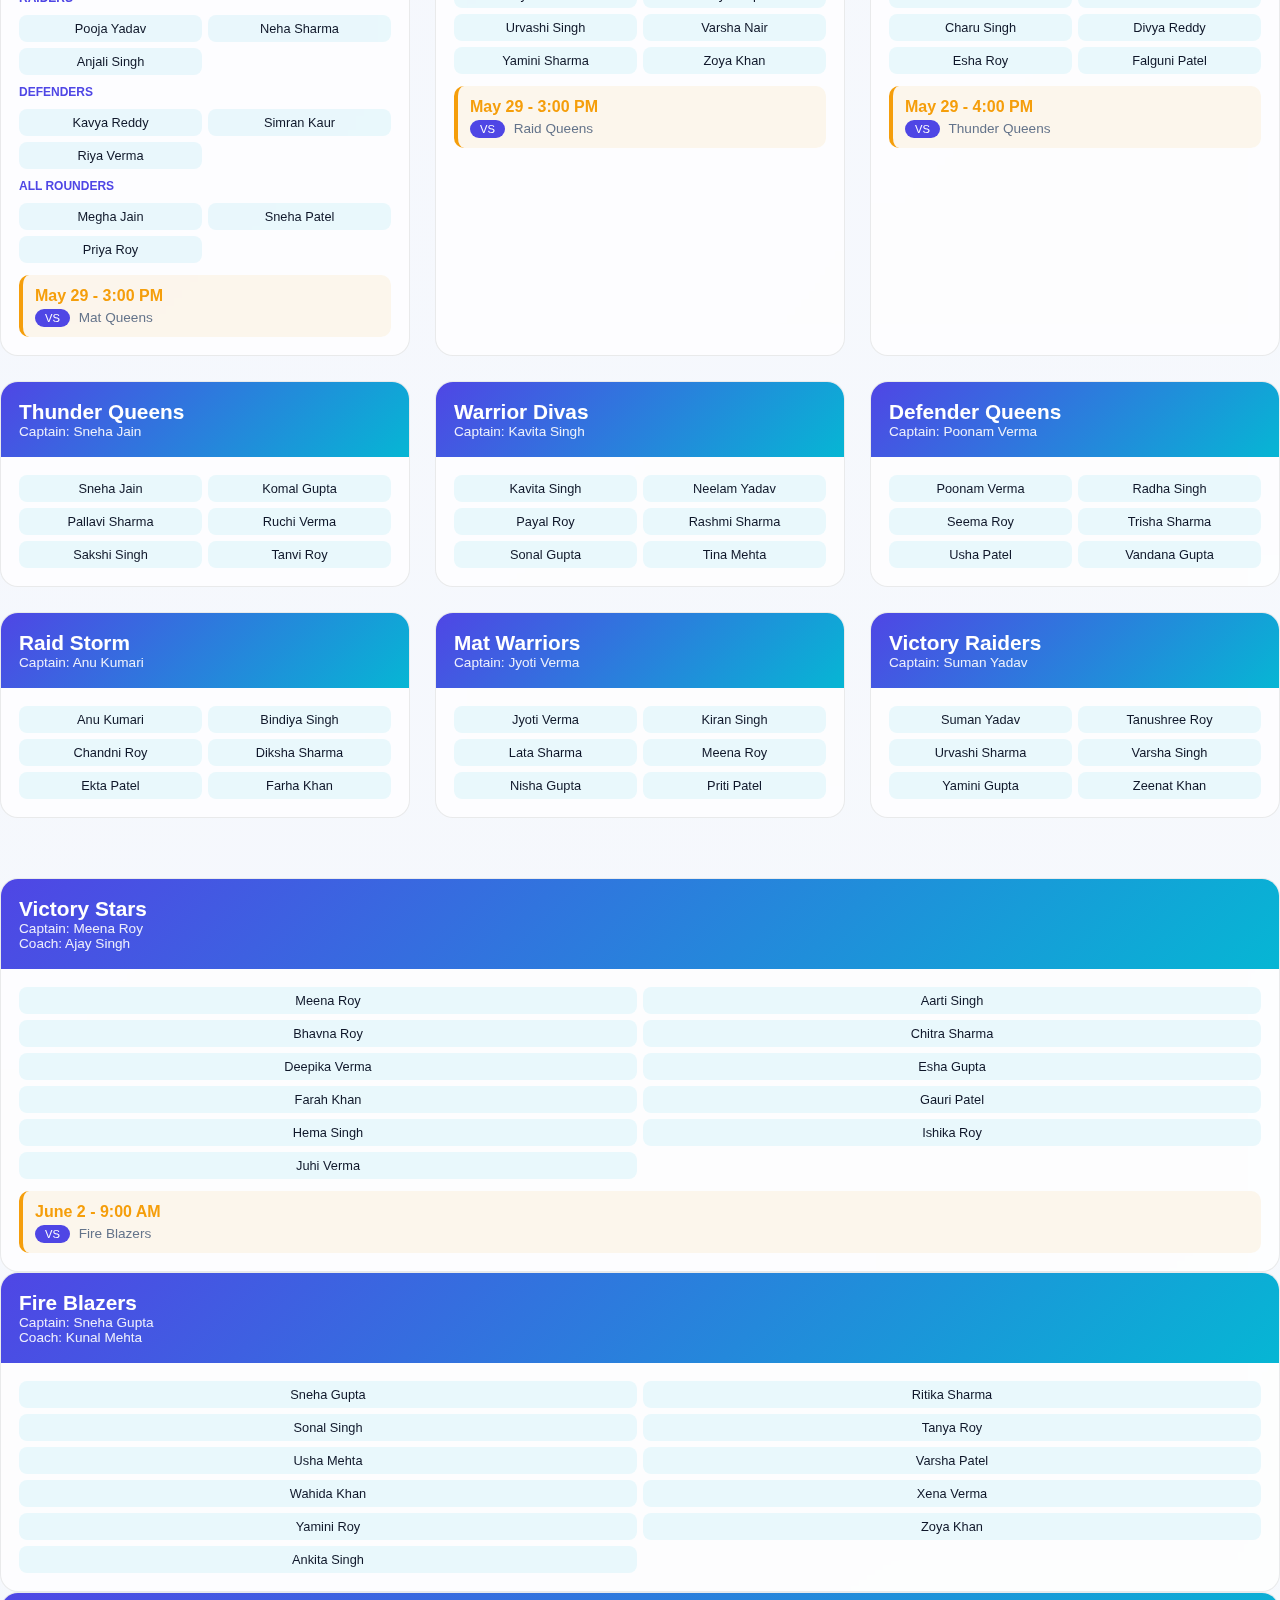
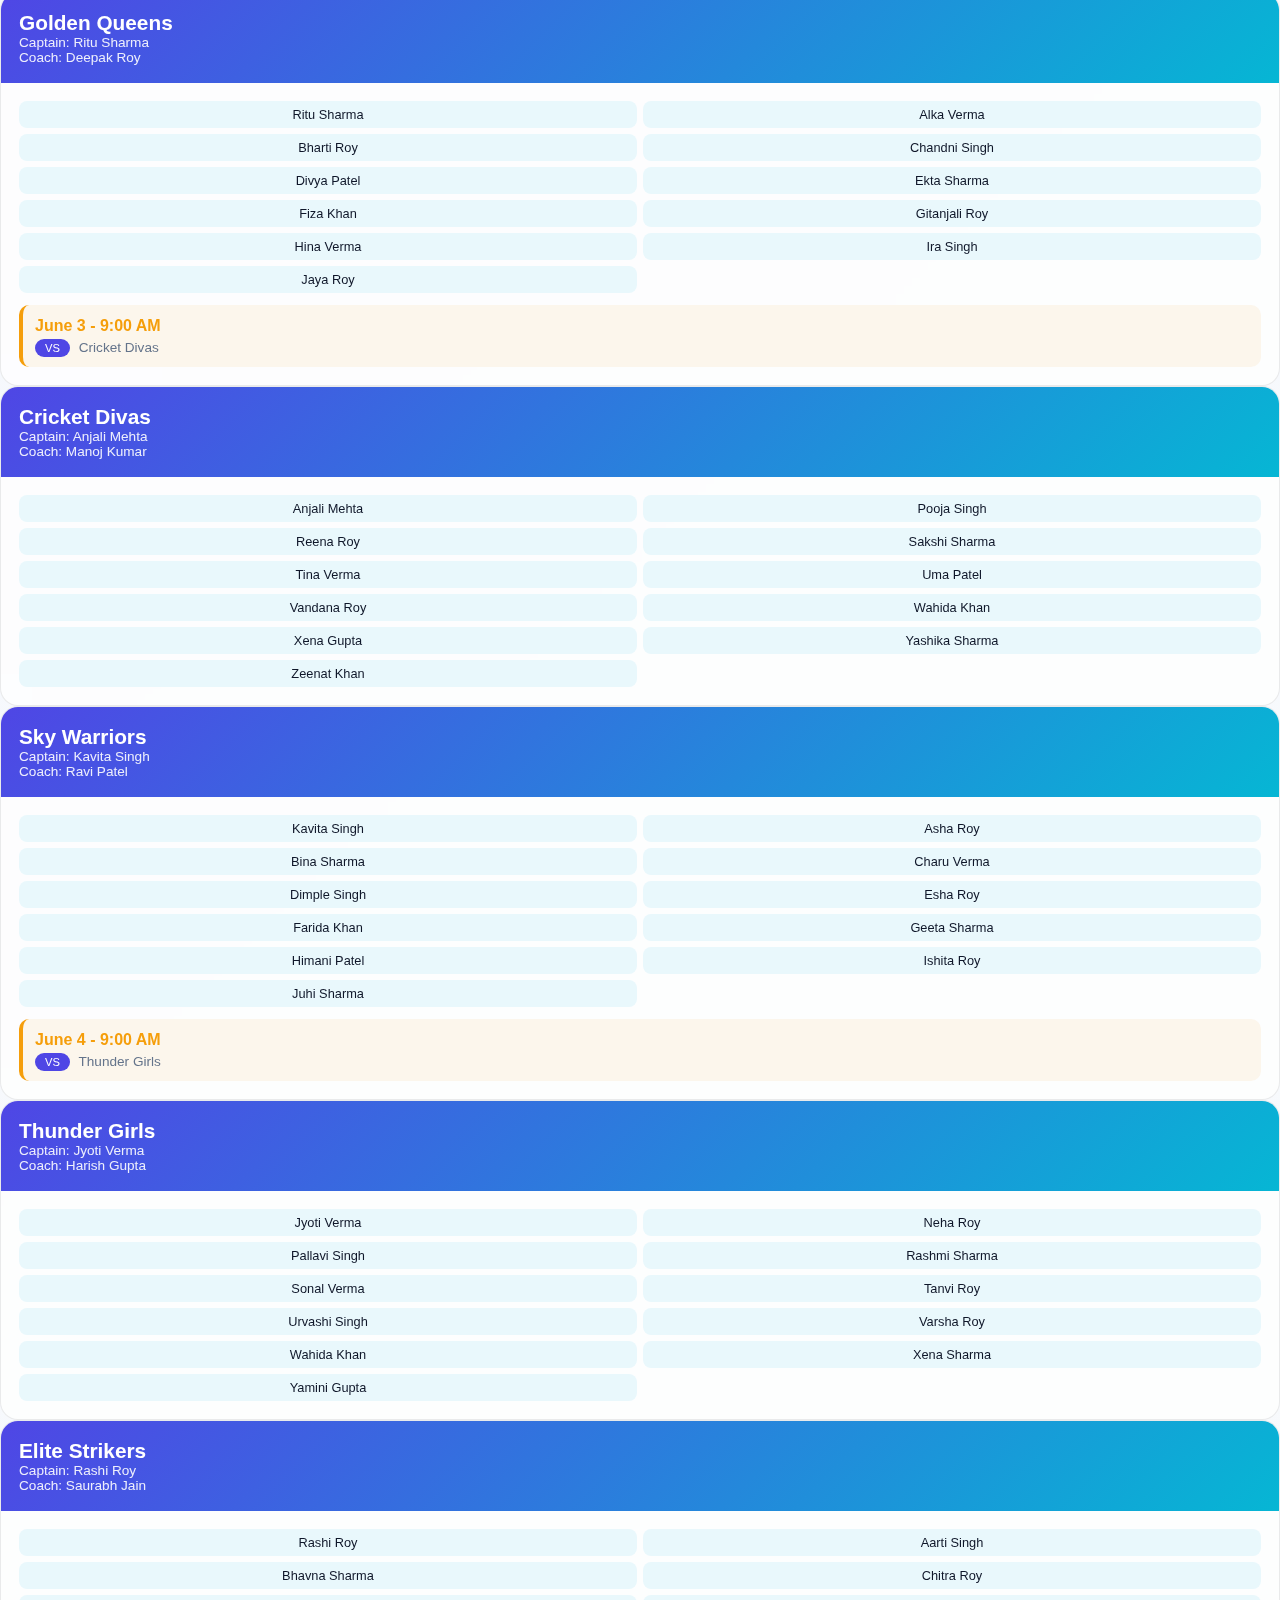
<file: grouppage.html>
<!DOCTYPE html>
<html lang="en">
<head>
    <meta charset="UTF-8">
    <meta name="viewport" content="width=device-width, initial-scale=1.0">
    <title>L&T Sports Championship 2026 - Ultimate Portal</title>
    <style>
       /* ================= RESET ================= */
* {
    margin: 0;
    padding: 0;
    box-sizing: border-box;
}

/* ================= VARIABLES ================= */
:root {
    --bg: #f5f7fb;
    --card: rgba(255, 255, 255, 0.75);
    --accent: #4f46e5;
    --accent2: #06b6d4;
    --text: #0f172a;
    --text-muted: #64748b;
    --border: rgba(0, 0, 0, 0.08);
    --success: #22c55e;
    --warning: #f59e0b;
}

/* ================= BODY ================= */
body {
    background: linear-gradient(135deg, #eef2ff, #f8fafc);
    font-family: 'Inter', 'Segoe UI', sans-serif;
    color: var(--text);
    min-height: 100vh;
    overflow-x: hidden;
}

/* ================= CONTAINER ================= */
.container {
    max-width: 1500px;
    margin: auto;
    padding: 25px;
}

/* ================= HEADER ================= */
.top-nav {
    display: flex;
    justify-content: space-between;
    align-items: center;
    padding: 18px 25px;
    border-radius: 16px;
    background: var(--card);
    backdrop-filter: blur(14px);
    border: 1px solid var(--border);
    box-shadow: 0 8px 30px rgba(0,0,0,0.05);
    margin-bottom: 40px;
    animation: fadeDown 0.6s ease;
}

@keyframes fadeDown {
    from {
        opacity: 0;
        transform: translateY(-20px);
    }
    to {
        opacity: 1;
        transform: translateY(0);
    }
}

/* ================= BACK BUTTON ================= */
.back-btn {
    padding: 10px 20px;
    border-radius: 50px;
    background: linear-gradient(135deg, var(--accent), var(--accent2));
    color: #fff;
    font-weight: 600;
    text-decoration: none;
    transition: 0.3s ease;
}

.back-btn:hover {
    transform: scale(1.05);
    box-shadow: 0 5px 20px rgba(79,70,229,0.4);
}

/* ================= TITLE ================= */
.header-title {
    font-size: 2rem;
    font-weight: 800;
    text-align: center;
    flex: 1;
    background: linear-gradient(135deg, var(--accent), var(--accent2));
    -webkit-background-clip: text;
    -webkit-text-fill-color: transparent;
}

/* ================= SPORT SECTION ================= */
.sport-section {
    margin-bottom: 60px;
}

/* ================= SPORT HEADER ================= */
.sport-header {
    font-size: 1.7rem;
    font-weight: 700;
    margin-bottom: 20px;
    padding: 16px 25px;
    border-radius: 12px;
    background: linear-gradient(135deg, rgba(79,70,229,0.1), rgba(6,182,212,0.1));
    color: var(--accent);
    animation: fadeIn 0.8s ease;
}

/* ================= GRID ================= */
.teams-grid {
    display: grid;
    grid-template-columns: repeat(auto-fill, minmax(340px, 1fr));
    gap: 25px;
}

/* ================= CARD ================= */
.team-card {
    background: var(--card);
    border-radius: 18px;
    overflow: hidden;
    backdrop-filter: blur(12px);
    border: 1px solid var(--border);
    transition: all 0.35s ease;
    animation: fadeUp 0.6s ease;
    position: relative;
}

/* subtle shine effect */
.team-card::before {
    content: "";
    position: absolute;
    inset: 0;
    background: linear-gradient(120deg, transparent, rgba(255,255,255,0.4), transparent);
    opacity: 0;
    transition: 0.5s;
}

.team-card:hover::before {
    opacity: 1;
}

/* hover */
.team-card:hover {
    transform: translateY(-10px) scale(1.01);
    box-shadow: 0 20px 50px rgba(0,0,0,0.1);
}

/* ================= CARD HEADER ================= */
.team-card-header {
    padding: 18px;
    background: linear-gradient(135deg, var(--accent), var(--accent2));
    color: #fff;
}

.team-card-header h3 {
    font-size: 1.3rem;
    font-weight: 700;
}

.captain {
    font-size: 0.85rem;
    opacity: 0.9;
}

/* ================= CARD BODY ================= */
.team-card-body {
    padding: 18px;
}

/* ================= ROHAN TAG ================= */
.rohan-tag {
    display: inline-block;
    background: linear-gradient(135deg, #f59e0b, #f97316);
    color: white;
    padding: 6px 12px;
    border-radius: 30px;
    font-size: 0.75rem;
    font-weight: 600;
    margin-bottom: 10px;
    animation: pulse 1.5s infinite;
}

/* ================= STATS ================= */
.stats-row {
    display: grid;
    grid-template-columns: repeat(3, 1fr);
    gap: 10px;
    margin-bottom: 12px;
}

.stat-box {
    background: rgba(79,70,229,0.08);
    border-radius: 10px;
    padding: 10px;
    text-align: center;
}

.stat-value {
    font-weight: 700;
    font-size: 1.2rem;
    color: var(--accent);
}

.stat-label {
    font-size: 0.7rem;
    color: var(--text-muted);
}

/* ================= LABEL ================= */
.info-label {
    font-size: 0.75rem;
    font-weight: 600;
    color: var(--accent);
    margin: 10px 0;
    text-transform: uppercase;
}

/* ================= PLAYERS ================= */
.players-list {
    max-height: 200px;
    overflow-y: auto;
    display: grid;
    grid-template-columns: repeat(2, 1fr);
    gap: 6px;
}

/* scrollbar */
.players-list::-webkit-scrollbar {
    width: 6px;
}
.players-list::-webkit-scrollbar-thumb {
    background: var(--accent);
    border-radius: 10px;
}

.player-item {
    padding: 6px 10px;
    border-radius: 8px;
    background: rgba(6,182,212,0.08);
    font-size: 0.8rem;
    text-align: center;
    transition: 0.2s ease;
}

.player-item:hover {
    background: var(--accent);
    color: white;
    transform: scale(1.05);
}

/* ================= MATCH ================= */
.match-section {
    margin-top: 12px;
    padding: 12px;
    border-radius: 10px;
    background: rgba(245, 158, 11, 0.08);
    border-left: 4px solid var(--warning);
}

.match-date {
    font-weight: 600;
    color: var(--warning);
    margin-bottom: 5px;
}

.match-opponent {
    font-size: 0.85rem;
    color: var(--text-muted);
}

.vs-badge {
    background: var(--accent);
    color: white;
    padding: 3px 10px;
    border-radius: 20px;
    font-size: 0.7rem;
    margin-right: 5px;
}

/* ================= ANIMATIONS ================= */
@keyframes fadeUp {
    from {
        opacity: 0;
        transform: translateY(25px);
    }
    to {
        opacity: 1;
        transform: translateY(0);
    }
}

@keyframes fadeIn {
    from { opacity: 0; }
    to { opacity: 1; }
}

@keyframes pulse {
    0% { transform: scale(1);}
    50% { transform: scale(1.05);}
    100% { transform: scale(1);}
}

/* ================= RESPONSIVE ================= */
@media (max-width: 1024px) {
    .teams-grid {
        grid-template-columns: repeat(auto-fill, minmax(280px, 1fr));
    }
}

@media (max-width: 768px) {
    .teams-grid {
        grid-template-columns: 1fr;
    }

    .top-nav {
        flex-direction: column;
        gap: 15px;
    }

    .header-title {
        font-size: 1.4rem;
    }

    .players-list {
        grid-template-columns: 1fr;
    }
}
    </style>
</head>
<body>
    <div class="container">
        <div class="top-nav">
            <a href="dashboard.html" class="back-btn">← BACK</a>
            <div class="header-title">🏆 L&T SPORTS CHAMPIONSHIP 2026</div>
            <div></div>
        </div>

        <!-- SOCCER -->
        <div class="sport-section">
            <div class="sport-header">⚽ SOCCER CHAMPIONSHIP (April 1–3)</div>
            <div class="teams-grid">
                <div class="team-card">
                    <div class="team-card-header">
                        <h3>Dragon Strikers</h3>
                        <p class="captain">Captain: Aman Gupta</p>
                    </div>
                    <div class="team-card-body">
                        <div class="stats-row">
                            <div class="stat-box"><span class="stat-value">11</span><div class="stat-label">Players</div></div>
                            <div class="stat-box"><span class="stat-value">90</span><div class="stat-label">Min</div></div>
                            <div class="stat-box"><span class="stat-value">3</span><div class="stat-label">Matches</div></div>
                        </div>
                        <div class="info-label">Squad</div>
                        <div class="players-list">
                            <div class="player-item">Aman Gupta</div>
                            <div class="player-item">Aditya Mehta</div>
                            <div class="player-item">Arun Singh</div>
                            <div class="player-item">Vikas Sharma</div>
                            <div class="player-item">Suraj Patel</div>
                            <div class="player-item">Hemant Roy</div>
                            <div class="player-item">Kailash Negi</div>
                            <div class="player-item">Ravi Kumar</div>
                            <div class="player-item">Sushant Tomar</div>
                            <div class="player-item">Gaurav Saxena</div>
                            <div class="player-item">Anand Verma</div>
                        </div>
                        <div class="match-section">
                            <div class="match-date">📅 April 1 - 10:00 AM</div>
                            <div class="match-opponent"><span class="vs-badge">VS</span>Thunder Warriors</div>
                        </div>
                    </div>
                </div>

                <div class="team-card">
                    <div class="team-card-header">
                        <h3>Thunder Warriors</h3>
                        <p class="captain">Captain: Rakesh Kumar</p>
                    </div>
                    <div class="team-card-body">
                        <div class="stats-row">
                            <div class="stat-box"><span class="stat-value">11</span><div class="stat-label">Players</div></div>
                            <div class="stat-box"><span class="stat-value">90</span><div class="stat-label">Min</div></div>
                            <div class="stat-box"><span class="stat-value">3</span><div class="stat-label">Matches</div></div>
                        </div>
                        <div class="info-label">Squad</div>
                        <div class="players-list">
                            <div class="player-item">Rakesh Kumar</div>
                            <div class="player-item">Abhishek Nair</div>
                            <div class="player-item">Nitin Reddy</div>
                            <div class="player-item">Sandeep Pandey</div>
                            <div class="player-item">Aditya Desai</div>
                            <div class="player-item">Mayank Singh</div>
                            <div class="player-item">Dhiraj Sharma</div>
                            <div class="player-item">Tarun Sharma</div>
                            <div class="player-item">Aryan Mishra</div>
                            <div class="player-item">Vivek Nair</div>
                            <div class="player-item">Karan Singh</div>
                        </div>
                        <div class="match-section">
                            <div class="match-date">📅 April 1 - 2:00 PM</div>
                            <div class="match-opponent"><span class="vs-badge">VS</span>Phoenix Arsenal</div>
                        </div>
                    </div>
                </div>

                <div class="team-card">
                    <div class="team-card-header">
                        <h3>Phoenix Arsenal</h3>
                        <p class="captain">Captain: Vishal Tiwari</p>
                    </div>
                    <div class="team-card-body">
                        <div class="stats-row">
                            <div class="stat-box"><span class="stat-value">11</span><div class="stat-label">Players</div></div>
                            <div class="stat-box"><span class="stat-value">90</span><div class="stat-label">Min</div></div>
                            <div class="stat-box"><span class="stat-value">3</span><div class="stat-label">Matches</div></div>
                        </div>
                        <div class="info-label">Squad</div>
                        <div class="players-list">
                            <div class="player-item">Vishal Tiwari</div>
                            <div class="player-item">Ajay Verma</div>
                            <div class="player-item">Sarthak Dey</div>
                            <div class="player-item">Bhavik Jain</div>
                            <div class="player-item">Charan Singh</div>
                            <div class="player-item">Darshan Mehta</div>
                            <div class="player-item">Eshan Roy</div>
                            <div class="player-item">Fahim Khan</div>
                            <div class="player-item">Girish Rao</div>
                            <div class="player-item">Harish Kumar</div>
                            <div class="player-item">Imran Ahmed</div>
                        </div>
                        <div class="match-section">
                            <div class="match-date">📅 April 1 - 4:00 PM</div>
                            <div class="match-opponent"><span class="vs-badge">VS</span>Victory Force</div>
                        </div>
                    </div>
                </div>

                <div class="team-card">
                    <div class="team-card-header">
                        <h3>Victory Force</h3>
                        <p class="captain">Captain: Harsh Verma</p>
                    </div>
                    <div class="team-card-body">
                        <div class="stats-row">
                            <div class="stat-box"><span class="stat-value">11</span><div class="stat-label">Players</div></div>
                            <div class="stat-box"><span class="stat-value">90</span><div class="stat-label">Min</div></div>
                            <div class="stat-box"><span class="stat-value">3</span><div class="stat-label">Matches</div></div>
                        </div>
                        <div class="info-label">Squad</div>
                        <div class="players-list">
                            <div class="player-item">Harsh Verma</div>
                            <div class="player-item">Samrat Singh</div>
                            <div class="player-item">Tushar Patel</div>
                            <div class="player-item">Umesh Kumar</div>
                            <div class="player-item">Varun Sharma</div>
                            <div class="player-item">Waqar Ali</div>
                            <div class="player-item">Xander Singh</div>
                            <div class="player-item">Yashvant Joshi</div>
                            <div class="player-item">Zetian Nair</div>
                            <div class="player-item">Alok Sinha</div>
                            <div class="player-item">Bhanu Kumar</div>
                        </div>
                        <div class="match-section">
                            <div class="match-date">📅 April 1 - 6:00 PM</div>
                            <div class="match-opponent"><span class="vs-badge">VS</span>Phoenix Arsenal</div>
                        </div>
                    </div>
                </div>
            </div>
        </div>

        <!-- BASKETBALL -->
        <div class="sport-section">
            <div class="sport-header">🏀 BASKETBALL CHAMPIONSHIP (April 9–11)</div>
            <div class="teams-grid">
                <div class="team-card">
                    <div class="team-card-header">
                        <h3>Titans Elite</h3>
                        <p class="captain">Captain: Karthik Reddy</p>
                    </div>
                    <div class="team-card-body">
                        <div class="stats-row">
                            <div class="stat-box"><span class="stat-value">12</span><div class="stat-label">Players</div></div>
                            <div class="stat-box"><span class="stat-value">40</span><div class="stat-label">Min</div></div>
                            <div class="stat-box"><span class="stat-value">3-4</span><div class="stat-label">Matches</div></div>
                        </div>
                        <div class="info-label">Squad</div>
                        <div class="players-list">
                            <div class="player-item">Karthik Reddy</div>
                            <div class="player-item">Shiv Kumar</div>
                            <div class="player-item">Saurabh Singh</div>
                            <div class="player-item">Rohit Sharma</div>
                            <div class="player-item">Amit Yadav</div>
                            <div class="player-item">Manish Verma</div>
                            <div class="player-item">Pranav Nair</div>
                            <div class="player-item">Samir Roy</div>
                            <div class="player-item">Tejas Patel</div>
                            <div class="player-item">Upendra Singh</div>
                            <div class="player-item">Vaibhav Mehta</div>
                            <div class="player-item">Sanjay Kumar</div>
                        </div>
                        <div class="match-section">
                            <div class="match-date">📅 April 9 - 10:00 AM</div>
                            <div class="match-opponent"><span class="vs-badge">VS</span>Dynamo Hoops</div>
                        </div>
                    </div>
                </div>

                <div class="team-card">
                    <div class="team-card-header">
                        <h3>Dynamo Hoops</h3>
                        <p class="captain">Captain: Rishi Kumar</p>
                    </div>
                    <div class="team-card-body">
                        <div class="stats-row">
                            <div class="stat-box"><span class="stat-value">12</span><div class="stat-label">Players</div></div>
                            <div class="stat-box"><span class="stat-value">40</span><div class="stat-label">Min</div></div>
                            <div class="stat-box"><span class="stat-value">3-4</span><div class="stat-label">Matches</div></div>
                        </div>
                        <div class="info-label">Squad</div>
                        <div class="players-list">
                            <div class="player-item">Rishi Kumar</div>
                            <div class="player-item">Sahil Yadav</div>
                            <div class="player-item">Tanmay Singh</div>
                            <div class="player-item">Udit Sharma</div>
                            <div class="player-item">Vikram Tomar</div>
                            <div class="player-item">Wahid Khan</div>
                            <div class="player-item">Yadav Nair</div>
                            <div class="player-item">Zarif Ali</div>
                            <div class="player-item">Akshay Tiwari</div>
                            <div class="player-item">Bhanu Singh</div>
                            <div class="player-item">Chirag Verma</div>
                            <div class="player-item">Dilip Kumar</div>
                        </div>
                        <div class="match-section">
                            <div class="match-date">📅 April 9 - 2:00 PM</div>
                            <div class="match-opponent"><span class="vs-badge">VS</span>Storm Breakers</div>
                        </div>
                    </div>
                </div>

                <div class="team-card">
                    <div class="team-card-header">
                        <h3>Storm Breakers</h3>
                        <p class="captain">Captain: Dipak Sharma</p>
                    </div>
                    <div class="team-card-body">
                        <div class="stats-row">
                            <div class="stat-box"><span class="stat-value">12</span><div class="stat-label">Players</div></div>
                            <div class="stat-box"><span class="stat-value">40</span><div class="stat-label">Min</div></div>
                            <div class="stat-box"><span class="stat-value">3-4</span><div class="stat-label">Matches</div></div>
                        </div>
                        <div class="info-label">Squad</div>
                        <div class="players-list">
                            <div class="player-item">Dipak Sharma</div>
                            <div class="player-item">Elan Singh</div>
                            <div class="player-item">Faisal Kumar</div>
                            <div class="player-item">Gajendra Nair</div>
                            <div class="player-item">Harsh Sinha</div>
                            <div class="player-item">Iqbal Khan</div>
                            <div class="player-item">Jaideep Roy</div>
                            <div class="player-item">Kamal Reddy</div>
                            <div class="player-item">Lokesh Verma</div>
                            <div class="player-item">Manoj Patel</div>
                            <div class="player-item">Neeraj Singh</div>
                            <div class="player-item">Omkar Sharma</div>
                        </div>
                        <div class="match-section">
                            <div class="match-date">📅 April 9 - 4:00 PM</div>
                            <div class="match-opponent"><span class="vs-badge">VS</span>Titans Elite</div>
                        </div>
                    </div>
                </div>
            </div>
        </div>

        <!-- TENNIS -->
        <div class="sport-section">
            <div class="sport-header">🎾 TENNIS CHAMPIONSHIP (April 9–11)</div>
            <div class="teams-grid">
                <div class="team-card">
                    <div class="team-card-header">
                        <h3>Ace Warriors</h3>
                        <p class="captain">Captain: Ashok Kumar</p>
                    </div>
                    <div class="team-card-body">
                        <div class="stats-row">
                            <div class="stat-box"><span class="stat-value">6</span><div class="stat-label">Players</div></div>
                            <div class="stat-box"><span class="stat-value">3</span><div class="stat-label">Sets</div></div>
                            <div class="stat-box"><span class="stat-value">8</span><div class="stat-label">Matches</div></div>
                        </div>
                        <div class="info-label">Squad</div>
                        <div class="players-list">
                            <div class="player-item">Ashok Kumar</div>
                            <div class="player-item">Sidharth Mehta</div>
                            <div class="player-item">Bhupesh Nair</div>
                            <div class="player-item">Chetan Singh</div>
                            <div class="player-item">Devendra Reddy</div>
                            <div class="player-item">Ekansh Tiwari</div>
                        </div>
                        <div class="match-section">
                            <div class="match-date">📅 April 9 - 9:00 AM</div>
                            <div class="match-opponent"><span class="vs-badge">VS</span>Racket Legends</div>
                        </div>
                    </div>
                </div>

                <div class="team-card">
                    <div class="team-card-header">
                        <h3>Racket Legends</h3>
                        <p class="captain">Captain: Farun Sharma</p>
                    </div>
                    <div class="team-card-body">
                        <div class="stats-row">
                            <div class="stat-box"><span class="stat-value">6</span><div class="stat-label">Players</div></div>
                            <div class="stat-box"><span class="stat-value">3</span><div class="stat-label">Sets</div></div>
                            <div class="stat-box"><span class="stat-value">8</span><div class="stat-label">Matches</div></div>
                        </div>
                        <div class="info-label">Squad</div>
                        <div class="players-list">
                            <div class="player-item">Farun Sharma</div>
                            <div class="player-item">Gaurav Singh</div>
                            <div class="player-item">Harendra Kumar</div>
                            <div class="player-item">Ishwar Reddy</div>
                            <div class="player-item">Jagesh Patel</div>
                            <div class="player-item">Kailash Verma</div>
                        </div>
                        <div class="match-section">
                            <div class="match-date">📅 April 9 - 11:00 AM</div>
                            <div class="match-opponent"><span class="vs-badge">VS</span>Golden Shots</div>
                        </div>
                    </div>
                </div>

                <div class="team-card">
                    <div class="team-card-header">
                        <h3>Golden Shots</h3>
                        <p class="captain">Captain: Kapil Sinha</p>
                    </div>
                    <div class="team-card-body">
                        <div class="stats-row">
                            <div class="stat-box"><span class="stat-value">6</span><div class="stat-label">Players</div></div>
                            <div class="stat-box"><span class="stat-value">3</span><div class="stat-label">Sets</div></div>
                            <div class="stat-box"><span class="stat-value">8</span><div class="stat-label">Matches</div></div>
                        </div>
                        <div class="info-label">Squad</div>
                        <div class="players-list">
                            <div class="player-item">Kapil Sinha</div>
                            <div class="player-item">Lalith Nair</div>
                            <div class="player-item">Manish Yadav</div>
                            <div class="player-item">Nikhil Kumar</div>
                            <div class="player-item">Omkar Singh</div>
                            <div class="player-item">Priyesh Rao</div>
                        </div>
                        <div class="match-section">
                            <div class="match-date">📅 April 9 - 3:00 PM</div>
                            <div class="match-opponent"><span class="vs-badge">VS</span>Ace Warriors</div>
                        </div>
                    </div>
                </div>
            </div>
        </div>

        <!-- TABLE TENNIS -->
        <div class="sport-section">
            <div class="sport-header">🏓 TABLE TENNIS CHAMPIONSHIP (April 17–19)</div>
            <div class="teams-grid">
                <div class="team-card">
                    <div class="team-card-header">
                        <h3>Spin Masters</h3>
                        <p class="captain">Captain: Pavan Singh</p>
                    </div>
                    <div class="team-card-body">
                        <div class="stats-row">
                            <div class="stat-box"><span class="stat-value">8</span><div class="stat-label">Players</div></div>
                            <div class="stat-box"><span class="stat-value">5</span><div class="stat-label">Games</div></div>
                            <div class="stat-box"><span class="stat-value">11+</span><div class="stat-label">Points</div></div>
                        </div>
                        <div class="info-label">Squad</div>
                        <div class="players-list">
                            <div class="player-item">Pavan Singh</div>
                            <div class="player-item">Ziyan Qadar</div>
                            <div class="player-item">Qamar Khan</div>
                            <div class="player-item">Ramesh Nair</div>
                            <div class="player-item">Sanath Kumar</div>
                            <div class="player-item">Teja Reddy</div>
                            <div class="player-item">Uday Sharma</div>
                            <div class="player-item">Vikram Singh</div>
                        </div>
                        <div class="match-section">
                            <div class="match-date">📅 April 17 - 10:00 AM</div>
                            <div class="match-opponent"><span class="vs-badge">VS</span>Paddle Strikers</div>
                        </div>
                    </div>
                </div>

                <div class="team-card">
                    <div class="team-card-header">
                        <h3>Paddle Strikers</h3>
                        <p class="captain">Captain: Waqar Verma</p>
                    </div>
                    <div class="team-card-body">
                        <div class="stats-row">
                            <div class="stat-box"><span class="stat-value">8</span><div class="stat-label">Players</div></div>
                            <div class="stat-box"><span class="stat-value">5</span><div class="stat-label">Games</div></div>
                            <div class="stat-box"><span class="stat-value">11+</span><div class="stat-label">Points</div></div>
                        </div>
                        <div class="info-label">Squad</div>
                        <div class="players-list">
                            <div class="player-item">Waqar Verma</div>
                            <div class="player-item">Xander Kumar</div>
                            <div class="player-item">Yogesh Singh</div>
                            <div class="player-item">Zanth Nair</div>
                            <div class="player-item">Arjun Sinha</div>
                            <div class="player-item">Bhavesh Rao</div>
                            <div class="player-item">Chirayu Patel</div>
                            <div class="player-item">Damjan Roy</div>
                        </div>
                        <div class="match-section">
                            <div class="match-date">📅 April 17 - 12:00 PM</div>
                            <div class="match-opponent"><span class="vs-badge">VS</span>Rapid Fire</div>
                        </div>
                    </div>
                </div>

                <div class="team-card">
                    <div class="team-card-header">
                        <h3>Rapid Fire</h3>
                        <p class="captain">Captain: Dharmendra Roy</p>
                    </div>
                    <div class="team-card-body">
                        <div class="stats-row">
                            <div class="stat-box"><span class="stat-value">8</span><div class="stat-label">Players</div></div>
                            <div class="stat-box"><span class="stat-value">5</span><div class="stat-label">Games</div></div>
                            <div class="stat-box"><span class="stat-value">11+</span><div class="stat-label">Points</div></div>
                        </div>
                        <div class="info-label">Squad</div>
                        <div class="players-list">
                            <div class="player-item">Dharmendra Roy</div>
                            <div class="player-item">Ekansh Verma</div>
                            <div class="player-item">Farhan Singh</div>
                            <div class="player-item">Gaurab Kumar</div>
                            <div class="player-item">Haroon Nair</div>
                            <div class="player-item">Irshad Khan</div>
                            <div class="player-item">Jamal Reddy</div>
                            <div class="player-item">Karun Singh</div>
                        </div>
                        <div class="match-section">
                            <div class="match-date">📅 April 17 - 2:00 PM</div>
                            <div class="match-opponent"><span class="vs-badge">VS</span>Spin Masters</div>
                        </div>
                    </div>
                </div>
            </div>
        </div>

        <!-- BADMINTON (ROHAN ADDED) -->
        <div class="sport-section">
            <div class="sport-header">🏸 BADMINTON CHAMPIONSHIP (April 25 - May 2)</div>
            <div class="teams-grid">
                <div class="team-card">
                    <div class="team-card-header">
                        <h3>Falcon's Edge</h3>
                        <p class="captain">Captain: Karan Sharma</p>
                    </div>
                    <div class="team-card-body">
                        <div class="rohan-tag">⭐ ROHAN IN THIS TEAM</div>
                        <div class="stats-row">
                            <div class="stat-box"><span class="stat-value">8</span><div class="stat-label">Players</div></div>
                            <div class="stat-box"><span class="stat-value">3</span><div class="stat-label">Sets</div></div>
                            <div class="stat-box"><span class="stat-value">21</span><div class="stat-label">Points</div></div>
                        </div>
                        <div class="info-label">Squad</div>
                        <div class="players-list">
                            <div class="player-item">Karan Sharma</div>
                            <div class="player-item">Rohan Kumar C.</div>
                            <div class="player-item">Laxman Nair</div>
                            <div class="player-item">Mandar Verma</div>
                            <div class="player-item">Naveen Kumar</div>
                            <div class="player-item">Omi Reddy</div>
                            <div class="player-item">Prashant Singh</div>
                            <div class="player-item">Qasim Khan</div>
                        </div>
                        <div class="match-section">
                            <div class="match-date">📅 April 25 - 9:00 AM</div>
                            <div class="match-opponent"><span class="vs-badge">VS</span>Shuttle Legends</div>
                        </div>
                    </div>
                </div>

                <div class="team-card">
                    <div class="team-card-header">
                        <h3>Shuttle Legends</h3>
                        <p class="captain">Captain: Rahul Sharma</p>
                    </div>
                    <div class="team-card-body">
                        <div class="stats-row">
                            <div class="stat-box"><span class="stat-value">8</span><div class="stat-label">Players</div></div>
                            <div class="stat-box"><span class="stat-value">3</span><div class="stat-label">Sets</div></div>
                            <div class="stat-box"><span class="stat-value">21</span><div class="stat-label">Points</div></div>
                        </div>
                        <div class="info-label">Squad</div>
                        <div class="players-list">
                            <div class="player-item">Rahul Sharma</div>
                            <div class="player-item">Siddharth Nair</div>
                            <div class="player-item">Tushar Singh</div>
                            <div class="player-item">Uman Kumar</div>
                            <div class="player-item">Vinay Reddy</div>
                            <div class="player-item">Rajesh Verma</div>
                            <div class="player-item">Saurav Roy</div>
                            <div class="player-item">Tarun Nair</div>
                        </div>
                        <div class="match-section">
                            <div class="match-date">📅 April 25 - 11:00 AM</div>
                            <div class="match-opponent"><span class="vs-badge">VS</span>Net Blazers</div>
                        </div>
                    </div>
                </div>

                <div class="team-card">
                    <div class="team-card-header">
                        <h3>Net Blazers</h3>
                        <p class="captain">Captain: Tamanna Singh</p>
                    </div>
                    <div class="team-card-body">
                        <div class="stats-row">
                            <div class="stat-box"><span class="stat-value">8</span><div class="stat-label">Players</div></div>
                            <div class="stat-box"><span class="stat-value">3</span><div class="stat-label">Sets</div></div>
                            <div class="stat-box"><span class="stat-value">21</span><div class="stat-label">Points</div></div>
                        </div>
                        <div class="info-label">Squad</div>
                        <div class="players-list">
                            <div class="player-item">Tamanna Singh</div>
                            <div class="player-item">Nagesh Kale</div>
                            <div class="player-item">Darshit Nair</div>
                            <div class="player-item">Rajendra Kumar</div>
                            <div class="player-item">Santosh Rao</div>
                            <div class="player-item">Tejendra Roy</div>
                            <div class="player-item">Shuddhartha Verma</div>
                            <div class="player-item">Sriram Singh</div>
                        </div>
                        <div class="match-section">
                            <div class="match-date">📅 April 25 - 1:00 PM</div>
                            <div class="match-opponent"><span class="vs-badge">VS</span>Falcon's Edge</div>
                        </div>
                    </div>
                </div>
            </div>
        </div>

        <!-- CRICKET (ROHAN ADDED) -->
        <div class="sport-section">
            <div class="sport-header">🏏 CRICKET CHAMPIONSHIP (May 3–8)</div>
            <div class="teams-grid">
                <div class="team-card">
                    <div class="team-card-header">
                        <h3>Phoenix Warriors</h3>
                        <p class="captain">Captain: Priyam Srivastava</p>
                    </div>
                    <div class="team-card-body">
                        <div class="rohan-tag">⭐ ROHAN IN THIS TEAM</div>
                        <div class="stats-row">
                            <div class="stat-box"><span class="stat-value">11</span><div class="stat-label">Players</div></div>
                            <div class="stat-box"><span class="stat-value">20</span><div class="stat-label">Overs</div></div>
                            <div class="stat-box"><span class="stat-value">T20</span><div class="stat-label">Format</div></div>
                        </div>
                        <div class="info-label">Squad</div>
                        <div class="players-list">
                            <div class="player-item">Priyam Srivastava</div>
                            <div class="player-item">Rohan Kumar C.</div>
                            <div class="player-item">Arjun Verma</div>
                            <div class="player-item">Sanjay Mishra</div>
                            <div class="player-item">Ankit Desai</div>
                            <div class="player-item">Rahul Sharma</div>
                            <div class="player-item">Karan Patel</div>
                            <div class="player-item">Ishaan Nair</div>
                            <div class="player-item">Vivek Reddy</div>
                            <div class="player-item">Avinash Roy</div>
                            <div class="player-item">Bjorn Singh</div>
                        </div>
                        <div class="match-section">
                            <div class="match-date">📅 May 3 - 10:00 AM</div>
                            <div class="match-opponent"><span class="vs-badge">VS</span>Thunder Strike</div>
                        </div>
                    </div>
                </div>

                <div class="team-card">
                    <div class="team-card-header">
                        <h3>Thunder Strike</h3>
                        <p class="captain">Captain: Chirag Verma</p>
                    </div>
                    <div class="team-card-body">
                        <div class="stats-row">
                            <div class="stat-box"><span class="stat-value">11</span><div class="stat-label">Players</div></div>
                            <div class="stat-box"><span class="stat-value">20</span><div class="stat-label">Overs</div></div>
                            <div class="stat-box"><span class="stat-value">T20</span><div class="stat-label">Format</div></div>
                        </div>
                        <div class="info-label">Squad</div>
                        <div class="players-list">
                            <div class="player-item">Chirag Verma</div>
                            <div class="player-item">Deepanshu Yadav</div>
                            <div class="player-item">Diwakar Singh</div>
                            <div class="player-item">Ekansh Kumar</div>
                            <div class="player-item">Fardeen Nair</div>
                            <div class="player-item">Gajendra Roy</div>
                            <div class="player-item">Harsh Tiwari</div>
                            <div class="player-item">Iqbal Rao</div>
                            <div class="player-item">Jatin Sharma</div>
                            <div class="player-item">Karun Desai</div>
                            <div class="player-item">Lavesh Kumar</div>
                        </div>
                        <div class="match-section">
                            <div class="match-date">📅 May 3 - 2:00 PM</div>
                            <div class="match-opponent"><span class="vs-badge">VS</span>Dragon's Fury</div>
                        </div>
                    </div>
                </div>

                <div class="team-card">
                    <div class="team-card-header">
                        <h3>Dragon's Fury</h3>
                        <p class="captain">Captain: Manish Yadav</p>
                    </div>
                    <div class="team-card-body">
                        <div class="stats-row">
                            <div class="stat-box"><span class="stat-value">11</span><div class="stat-label">Players</div></div>
                            <div class="stat-box"><span class="stat-value">20</span><div class="stat-label">Overs</div></div>
                            <div class="stat-box"><span class="stat-value">T20</span><div class="stat-label">Format</div></div>
                        </div>
                        <div class="info-label">Squad</div>
                        <div class="players-list">
                            <div class="player-item">Manish Yadav</div>
                            <div class="player-item">Nilesh Singh</div>
                            <div class="player-item">Omkar Verma</div>
                            <div class="player-item">Pawan Kumar</div>
                            <div class="player-item">Qasim Verma</div>
                            <div class="player-item">Roshan Nair</div>
                            <div class="player-item">Saurab Roy</div>
                            <div class="player-item">Tejendra Singh</div>
                            <div class="player-item">Umesh Yadav</div>
                            <div class="player-item">Vimal Rao</div>
                            <div class="player-item">Vikram Nair</div>
                        </div>
                        <div class="match-section">
                            <div class="match-date">📅 May 3 - 4:00 PM</div>
                            <div class="match-opponent"><span class="vs-badge">VS</span>Mighty Tigers</div>
                        </div>
                    </div>
                </div>

                <div class="team-card">
                    <div class="team-card-header">
                        <h3>Mighty Tigers</h3>
                        <p class="captain">Captain: Vikram Reddy</p>
                    </div>
                    <div class="team-card-body">
                        <div class="stats-row">
                            <div class="stat-box"><span class="stat-value">11</span><div class="stat-label">Players</div></div>
                            <div class="stat-box"><span class="stat-value">20</span><div class="stat-label">Overs</div></div>
                            <div class="stat-box"><span class="stat-value">T20</span><div class="stat-label">Format</div></div>
                        </div>
                        <div class="info-label">Squad</div>
                        <div class="players-list">
                            <div class="player-item">Vikram Reddy</div>
                            <div class="player-item">Waqar Singh</div>
                            <div class="player-item">Xander Kumar</div>
                            <div class="player-item">Yashvant Nair</div>
                            <div class="player-item">Zamane Roy</div>
                            <div class="player-item">Ajay Verma</div>
                            <div class="player-item">Bhuvanendra Singh</div>
                            <div class="player-item">Chyaman Kumar</div>
                            <div class="player-item">Dushyant Rao</div>
                            <div class="player-item">Ekansh Tiwari</div>
                            <div class="player-item">Farooq Verma</div>
                        </div>
                        <div class="match-section">
                            <div class="match-date">📅 May 3 - 6:00 PM</div>
                            <div class="match-opponent"><span class="vs-badge">VS</span>Phoenix Warriors</div>
                        </div>
                    </div>
                </div>
            </div>
        </div>

        <!-- VOLLEYBALL (ROHAN ADDED) -->
        <div class="sport-section">
            <div class="sport-header">🏐 VOLLEYBALL CHAMPIONSHIP (May 9–10)</div>
            <div class="teams-grid">
                <div class="team-card">
                    <div class="team-card-header">
                        <h3>Lightning Strikers</h3>
                        <p class="captain">Captain: Vikram Sinha</p>
                    </div>
                    <div class="team-card-body">
                        <div class="rohan-tag">⭐ ROHAN IN THIS TEAM</div>
                        <div class="stats-row">
                            <div class="stat-box"><span class="stat-value">12</span><div class="stat-label">Players</div></div>
                            <div class="stat-box"><span class="stat-value">25</span><div class="stat-label">Points</div></div>
                            <div class="stat-box"><span class="stat-value">3</span><div class="stat-label">Sets</div></div>
                        </div>
                        <div class="info-label">Squad</div>
                        <div class="players-list">
                            <div class="player-item">Vikram Sinha</div>
                            <div class="player-item">Rohan Kumar C.</div>
                            <div class="player-item">Aditya Kumar</div>
                            <div class="player-item">Rajesh Gupta</div>
                            <div class="player-item">Suresh Bansal</div>
                            <div class="player-item">Nikhil Desai</div>
                            <div class="player-item">Mrinal Sharma</div>
                            <div class="player-item">Pranav Joshi</div>
                            <div class="player-item">Sameer Malik</div>
                            <div class="player-item">Kartik Pandey</div>
                            <div class="player-item">Sarvesh Roy</div>
                            <div class="player-item">Tejas Singh</div>
                        </div>
                        <div class="match-section">
                            <div class="match-date">📅 May 9 - 9:00 AM</div>
                            <div class="match-opponent"><span class="vs-badge">VS</span>Storm Chasers</div>
                        </div>
                    </div>
                </div>

                <div class="team-card">
                    <div class="team-card-header">
                        <h3>Storm Chasers</h3>
                        <p class="captain">Captain: Umann Nair</p>
                    </div>
                    <div class="team-card-body">
                        <div class="stats-row">
                            <div class="stat-box"><span class="stat-value">12</span><div class="stat-label">Players</div></div>
                            <div class="stat-box"><span class="stat-value">25</span><div class="stat-label">Points</div></div>
                            <div class="stat-box"><span class="stat-value">3</span><div class="stat-label">Sets</div></div>
                        </div>
                        <div class="info-label">Squad</div>
                        <div class="players-list">
                            <div class="player-item">Umann Nair</div>
                            <div class="player-item">Deepanshu Yadav</div>
                            <div class="player-item">Vansh Kumar</div>
                            <div class="player-item">Warun Singh</div>
                            <div class="player-item">Xander Verma</div>
                            <div class="player-item">Yashesh Reddy</div>
                            <div class="player-item">Zaman Roy</div>
                            <div class="player-item">Akarsh Tiwari</div>
                            <div class="player-item">Bhanth Kumar</div>
                            <div class="player-item">Chiranth Singh</div>
                            <div class="player-item">Dhravya Sharma</div>
                            <div class="player-item">Eshan Verma</div>
                        </div>
                        <div class="match-section">
                            <div class="match-date">📅 May 9 - 11:00 AM</div>
                            <div class="match-opponent"><span class="vs-badge">VS</span>Inferno Squad</div>
                        </div>
                    </div>
                </div>

                <div class="team-card">
                    <div class="team-card-header">
                        <h3>Inferno Squad</h3>
                        <p class="captain">Captain: Farhanth Nair</p>
                    </div>
                    <div class="team-card-body">
                        <div class="stats-row">
                            <div class="stat-box"><span class="stat-value">12</span><div class="stat-label">Players</div></div>
                            <div class="stat-box"><span class="stat-value">25</span><div class="stat-label">Points</div></div>
                            <div class="stat-box"><span class="stat-value">3</span><div class="stat-label">Sets</div></div>
                        </div>
                        <div class="info-label">Squad</div>
                        <div class="players-list">
                            <div class="player-item">Farhanth Nair</div>
                            <div class="player-item">Nagesh Kale</div>
                            <div class="player-item">Garanth Kumar</div>
                            <div class="player-item">Haranth Singh</div>
                            <div class="player-item">Iranth Verma</div>
                            <div class="player-item">Jaranth Reddy</div>
                            <div class="player-item">Karanth Roy</div>
                            <div class="player-item">Laranth Rao</div>
                            <div class="player-item">Maranth Tiwari</div>
                            <div class="player-item">Naranth Singh</div>
                            <div class="player-item">Oranth Kumar</div>
                            <div class="player-item">Paranth Sharma</div>
                        </div>
                        <div class="match-section">
                            <div class="match-date">📅 May 9 - 1:00 PM</div>
                            <div class="match-opponent"><span class="vs-badge">VS</span>Victory Blaze</div>
                        </div>
                    </div>
                </div>

                <div class="team-card">
                    <div class="team-card-header">
                        <h3>Victory Blaze</h3>
                        <p class="captain">Captain: Saurav Singh</p>
                    </div>
                    <div class="team-card-body">
                        <div class="stats-row">
                            <div class="stat-box"><span class="stat-value">12</span><div class="stat-label">Players</div></div>
                            <div class="stat-box"><span class="stat-value">25</span><div class="stat-label">Points</div></div>
                            <div class="stat-box"><span class="stat-value">3</span><div class="stat-label">Sets</div></div>
                        </div>
                        <div class="info-label">Squad</div>
                        <div class="players-list">
                            <div class="player-item">Saurav Singh</div>
                            <div class="player-item">Quranth Verma</div>
                            <div class="player-item">Ranth Kumar</div>
                            <div class="player-item">Santh Nair</div>
                            <div class="player-item">Tanth Singh</div>
                            <div class="player-item">Umanth Reddy</div>
                            <div class="player-item">Vanth Roy</div>
                            <div class="player-item">Wanth Rao</div>
                            <div class="player-item">Xanth Tiwari</div>
                            <div class="player-item">Yanth Kumar</div>
                            <div class="player-item">Zanth Singh</div>
                            <div class="player-item">Aranth Sharma</div>
                        </div>
                        <div class="match-section">
                            <div class="match-date">📅 May 9 - 3:00 PM</div>
                            <div class="match-opponent"><span class="vs-badge">VS</span>Lightning Strikers</div>
                        </div>
                    </div>
                </div>
            </div>
        </div>

    </div>
    <!-- 🏃 ATHLETICS -->
<div class="sport-section">
    <div class="sport-header">🏃 ATHLETICS CHAMPIONSHIP (May 11–12)</div>

    <div class="teams-grid">

        <!-- TEAM 1 -->
        <div class="team-card">
            <div class="team-card-header">
                <h3>Speed Titans</h3>
                <p class="captain">Captain: Rahul Verma</p>
            </div>

            <div class="team-card-body">

                <div class="info-label">Sprinters Squad</div>
                <div class="players-list">
                    <div class="player-item">Rahul Verma</div>
                    <div class="player-item">Amit Singh</div>
                    <div class="player-item">Deepak Roy</div>
                    <div class="player-item">Karan Mehta</div>
                    <div class="player-item">Rohit Yadav</div>
                    <div class="player-item">Sahil Khan</div>
                    <div class="player-item">Vikas Sharma</div>
                    <div class="player-item">Nitin Kumar</div>
                    <div class="player-item">Ajay Mishra</div>
                    <div class="player-item">Tarun Singh</div>
                </div>

                <div class="match-section">
                    <div class="match-date">May 11 - 8:00 AM</div>
                    <div class="match-opponent">
                        <span class="vs-badge">EVENT</span> 100m Sprint
                    </div>
                </div>

                <div class="match-section">
                    <div class="match-date">May 11 - 10:00 AM</div>
                    <div class="match-opponent">
                        <span class="vs-badge">EVENT</span> 200m Race
                    </div>
                </div>

            </div>
        </div>


        <!-- TEAM 2 -->
        <div class="team-card">
            <div class="team-card-header">
                <h3>Velocity Racers</h3>
                <p class="captain">Captain: Arjun Mehta</p>
            </div>

            <div class="team-card-body">

                <div class="info-label">Track Squad</div>
                <div class="players-list">
                    <div class="player-item">Arjun Mehta</div>
                    <div class="player-item">Bhavesh Patel</div>
                    <div class="player-item">Chetan Singh</div>
                    <div class="player-item">Dev Sharma</div>
                    <div class="player-item">Eshan Roy</div>
                    <div class="player-item">Farhan Khan</div>
                    <div class="player-item">Gaurav Jain</div>
                    <div class="player-item">Harish Kumar</div>
                    <div class="player-item">Imran Ali</div>
                    <div class="player-item">Jatin Verma</div>
                </div>

                <div class="match-section">
                    <div class="match-date">May 11 - 9:00 AM</div>
                    <div class="match-opponent">
                        <span class="vs-badge">EVENT</span> 400m Race
                    </div>
                </div>

                <div class="match-section">
                    <div class="match-date">May 12 - 8:00 AM</div>
                    <div class="match-opponent">
                        <span class="vs-badge">EVENT</span> Relay Race
                    </div>
                </div>

            </div>
        </div>


        <!-- TEAM 3 -->
        <div class="team-card">
            <div class="team-card-header">
                <h3>Endurance Kings</h3>
                <p class="captain">Captain: Vivek Reddy</p>
            </div>

            <div class="team-card-body">

                <div class="info-label">Long Distance Squad</div>
                <div class="players-list">
                    <div class="player-item">Vivek Reddy</div>
                    <div class="player-item">Naveen Kumar</div>
                    <div class="player-item">Omkar Singh</div>
                    <div class="player-item">Prashant Yadav</div>
                    <div class="player-item">Ravi Patel</div>
                    <div class="player-item">Saurav Roy</div>
                    <div class="player-item">Tejas Mehta</div>
                    <div class="player-item">Uday Sharma</div>
                    <div class="player-item">Varun Singh</div>
                    <div class="player-item">Yash Gupta</div>
                </div>

                <div class="match-section">
                    <div class="match-date">May 12 - 7:00 AM</div>
                    <div class="match-opponent">
                        <span class="vs-badge">EVENT</span> 1500m Race
                    </div>
                </div>

                <div class="match-section">
                    <div class="match-date">May 12 - 9:00 AM</div>
                    <div class="match-opponent">
                        <span class="vs-badge">EVENT</span> Marathon
                    </div>
                </div>

            </div>
        </div>

    </div>
</div>

<!-- 🏋️ WEIGHTLIFTING -->
<div class="sport-section">
    <div class="sport-header">🏋️ WEIGHTLIFTING CHAMPIONSHIP (May 13)</div>

    <div class="teams-grid">

        <!-- TEAM 1 -->
        <div class="team-card">
            <div class="team-card-header">
                <h3>Iron Warriors</h3>
                <p class="captain">Captain: Kunal Sharma</p>
            </div>

            <div class="team-card-body">

                <div class="info-label">Lightweight Category</div>
                <div class="players-list">
                    <div class="player-item">Kunal Sharma</div>
                    <div class="player-item">Rohit Yadav</div>
                    <div class="player-item">Sandeep Kumar</div>
                    <div class="player-item">Ajit Singh</div>
                    <div class="player-item">Manish Verma</div>
                    <div class="player-item">Sunil Yadav</div>
                </div>

                <div class="info-label">Middleweight Category</div>
                <div class="players-list">
                    <div class="player-item">Rakesh Kumar</div>
                    <div class="player-item">Vikram Singh</div>
                    <div class="player-item">Tarun Mehta</div>
                    <div class="player-item">Aakash Jain</div>
                    <div class="player-item">Deepanshu Roy</div>
                    <div class="player-item">Naveen Reddy</div>
                </div>

                <div class="info-label">Heavyweight Category</div>
                <div class="players-list">
                    <div class="player-item">Pranav Nair</div>
                    <div class="player-item">Harshit Gupta</div>
                    <div class="player-item">Lokesh Sharma</div>
                    <div class="player-item">Anurag Mishra</div>
                    <div class="player-item">Bhavesh Patel</div>
                    <div class="player-item">Farhan Ali</div>
                </div>

                <div class="match-section">
                    <div class="match-date">May 13 - 10:00 AM</div>
                    <div class="match-opponent">
                        <span class="vs-badge">FINAL</span> Lightweight
                    </div>
                </div>

                <div class="match-section">
                    <div class="match-date">May 13 - 1:00 PM</div>
                    <div class="match-opponent">
                        <span class="vs-badge">FINAL</span> Middleweight
                    </div>
                </div>

                <div class="match-section">
                    <div class="match-date">May 13 - 4:00 PM</div>
                    <div class="match-opponent">
                        <span class="vs-badge">FINAL</span> Heavyweight
                    </div>
                </div>

            </div>
        </div>


        <!-- TEAM 2 -->
        <div class="team-card">
            <div class="team-card-header">
                <h3>Power Lifters</h3>
                <p class="captain">Captain: Arjun Mehta</p>
            </div>

            <div class="team-card-body">

                <div class="info-label">Lightweight Category</div>
                <div class="players-list">
                    <div class="player-item">Arjun Mehta</div>
                    <div class="player-item">Bhanu Pratap</div>
                    <div class="player-item">Chetan Yadav</div>
                    <div class="player-item">Dev Sharma</div>
                    <div class="player-item">Eshan Roy</div>
                    <div class="player-item">Farooq Khan</div>
                </div>

                <div class="info-label">Middleweight Category</div>
                <div class="players-list">
                    <div class="player-item">Gaurav Singh</div>
                    <div class="player-item">Harish Kumar</div>
                    <div class="player-item">Imran Ali</div>
                    <div class="player-item">Jatin Verma</div>
                    <div class="player-item">Kunal Gupta</div>
                    <div class="player-item">Lokesh Jain</div>
                </div>

                <div class="info-label">Heavyweight Category</div>
                <div class="players-list">
                    <div class="player-item">Manoj Sharma</div>
                    <div class="player-item">Nitin Yadav</div>
                    <div class="player-item">Omkar Singh</div>
                    <div class="player-item">Prashant Roy</div>
                    <div class="player-item">Ravi Patel</div>
                    <div class="player-item">Saurav Jain</div>
                </div>

                <div class="match-section">
                    <div class="match-date">May 13 - 11:00 AM</div>
                    <div class="match-opponent">
                        <span class="vs-badge">FINAL</span> Lightweight
                    </div>
                </div>

                <div class="match-section">
                    <div class="match-date">May 13 - 2:00 PM</div>
                    <div class="match-opponent">
                        <span class="vs-badge">FINAL</span> Middleweight
                    </div>
                </div>

                <div class="match-section">
                    <div class="match-date">May 13 - 5:00 PM</div>
                    <div class="match-opponent">
                        <span class="vs-badge">FINAL</span> Heavyweight
                    </div>
                </div>

            </div>
        </div>

    </div>
</div>

<!-- 🎯 CARROM -->
<!-- 🎯 CARROM -->
<div class="sport-section">
    <div class="sport-header">🎯 CARROM CHAMPIONSHIP (May 14)</div>

    <div class="teams-grid">

        <!-- TEAM 1 -->
        <div class="team-card">
            <div class="team-card-header">
                <h3>Strike Masters</h3>
                <p class="captain">Captain: Ankit Verma</p>
            </div>

            <div class="team-card-body">

                <!-- SINGLES -->
                <div class="info-label">Singles Players</div>
                <div class="players-list">
                    <div class="player-item">Ankit Verma</div>
                    <div class="player-item">Vishal Singh</div>
                    <div class="player-item">Rohit Sharma</div>
                    <div class="player-item">Ajay Kumar</div>
                    <div class="player-item">Nitin Gupta</div>
                    <div class="player-item">Saurabh Singh</div>
                </div>

                <!-- DOUBLES -->
                <div class="info-label">Doubles Teams</div>
                <div class="players-list">
                    <div class="player-item">Tarun Verma & Yash Jain</div>
                    <div class="player-item">Vikas Roy & Ravi Patel</div>
                    <div class="player-item">Kunal Sinha & Deepak Yadav</div>
                    <div class="player-item">Manav Sharma & Rakesh Mehta</div>
                </div>

                <!-- RESERVES -->
                <div class="info-label">Reserve Players</div>
                <div class="players-list">
                    <div class="player-item">Arvind Kumar</div>
                    <div class="player-item">Bhupesh Singh</div>
                    <div class="player-item">Chandan Roy</div>
                    <div class="player-item">Dheeraj Verma</div>
                    <div class="player-item">Eklavya Nair</div>
                    <div class="player-item">Farhan Khan</div>
                </div>

                <!-- MATCHES -->
                <div class="match-section">
                    <div class="match-date">May 14 - 10:00 AM</div>
                    <div class="match-opponent">
                        <span class="vs-badge">SINGLES</span> Round 1
                    </div>
                </div>

                <div class="match-section">
                    <div class="match-date">May 14 - 12:00 PM</div>
                    <div class="match-opponent">
                        <span class="vs-badge">DOUBLES</span> Semi Final
                    </div>
                </div>

                <div class="match-section">
                    <div class="match-date">May 14 - 3:00 PM</div>
                    <div class="match-opponent">
                        <span class="vs-badge">FINAL</span> VS Pocket Kings
                    </div>
                </div>

            </div>
        </div>


        <!-- TEAM 2 -->
        <div class="team-card">
            <div class="team-card-header">
                <h3>Pocket Kings</h3>
                <p class="captain">Captain: Rahul Mehta</p>
            </div>

            <div class="team-card-body">

                <!-- SINGLES -->
                <div class="info-label">Singles Players</div>
                <div class="players-list">
                    <div class="player-item">Rahul Mehta</div>
                    <div class="player-item">Sanjay Kumar</div>
                    <div class="player-item">Karan Patel</div>
                    <div class="player-item">Deepak Sharma</div>
                    <div class="player-item">Naveen Roy</div>
                    <div class="player-item">Omkar Singh</div>
                </div>

                <!-- DOUBLES -->
                <div class="info-label">Doubles Teams</div>
                <div class="players-list">
                    <div class="player-item">Prashant Yadav & Ravi Singh</div>
                    <div class="player-item">Saurav Jain & Tarun Kumar</div>
                    <div class="player-item">Uday Sharma & Varun Mehta</div>
                    <div class="player-item">Yash Gupta & Zaid Khan</div>
                </div>

                <!-- RESERVES -->
                <div class="info-label">Reserve Players</div>
                <div class="players-list">
                    <div class="player-item">Aman Verma</div>
                    <div class="player-item">Bhavesh Roy</div>
                    <div class="player-item">Chetan Kumar</div>
                    <div class="player-item">Dev Patel</div>
                    <div class="player-item">Eshan Singh</div>
                    <div class="player-item">Farhan Ali</div>
                </div>

                <!-- MATCHES -->
                <div class="match-section">
                    <div class="match-date">May 14 - 10:30 AM</div>
                    <div class="match-opponent">
                        <span class="vs-badge">SINGLES</span> Round 1
                    </div>
                </div>

                <div class="match-section">
                    <div class="match-date">May 14 - 1:00 PM</div>
                    <div class="match-opponent">
                        <span class="vs-badge">DOUBLES</span> Semi Final
                    </div>
                </div>

                <div class="match-section">
                    <div class="match-date">May 14 - 3:00 PM</div>
                    <div class="match-opponent">
                        <span class="vs-badge">FINAL</span> VS Strike Masters
                    </div>
                </div>

            </div>
        </div>

    </div>
</div>

<!-- ♟️ CHESS -->
<div class="sport-section">
    <div class="sport-header">♟️ CHESS CHAMPIONSHIP (May 15–16)</div>

    <div class="teams-grid">

        <!-- TEAM 1 -->
        <div class="team-card">
            <div class="team-card-header">
                <h3>Mind Masters</h3>
                <p class="captain">Captain: Shubham Mishra</p>
            </div>

            <div class="team-card-body">

                <!-- TOP BOARDS -->
                <div class="info-label">Top Boards</div>
                <div class="players-list">
                    <div class="player-item">Shubham Mishra</div>
                    <div class="player-item">Aditya Jain</div>
                    <div class="player-item">Rohit Verma</div>
                    <div class="player-item">Karan Gupta</div>
                </div>

                <!-- MAIN PLAYERS -->
                <div class="info-label">Main Squad</div>
                <div class="players-list">
                    <div class="player-item">Nikhil Sharma</div>
                    <div class="player-item">Sahil Mehta</div>
                    <div class="player-item">Tarun Singh</div>
                    <div class="player-item">Vikas Kumar</div>
                    <div class="player-item">Yash Roy</div>
                    <div class="player-item">Aman Patel</div>
                    <div class="player-item">Bhavesh Nair</div>
                    <div class="player-item">Chetan Yadav</div>
                </div>

                <!-- RESERVES -->
                <div class="info-label">Reserve Players</div>
                <div class="players-list">
                    <div class="player-item">Dev Sharma</div>
                    <div class="player-item">Eshan Gupta</div>
                    <div class="player-item">Farhan Ali</div>
                    <div class="player-item">Gaurav Singh</div>
                    <div class="player-item">Harshit Jain</div>
                    <div class="player-item">Ishan Kumar</div>
                    <div class="player-item">Jatin Roy</div>
                    <div class="player-item">Kunal Verma</div>
                </div>

                <!-- MATCHES -->
                <div class="match-section">
                    <div class="match-date">May 15 - 9:00 AM</div>
                    <div class="match-opponent">
                        <span class="vs-badge">ROUND 1</span> VS Brain Kings
                    </div>
                </div>

                <div class="match-section">
                    <div class="match-date">May 15 - 1:00 PM</div>
                    <div class="match-opponent">
                        <span class="vs-badge">QUARTER</span> Board Matches
                    </div>
                </div>

                <div class="match-section">
                    <div class="match-date">May 16 - 10:00 AM</div>
                    <div class="match-opponent">
                        <span class="vs-badge">FINAL</span> Championship Match
                    </div>
                </div>

            </div>
        </div>


        <!-- TEAM 2 -->
        <div class="team-card">
            <div class="team-card-header">
                <h3>Brain Kings</h3>
                <p class="captain">Captain: Rahul Sharma</p>
            </div>

            <div class="team-card-body">

                <!-- TOP BOARDS -->
                <div class="info-label">Top Boards</div>
                <div class="players-list">
                    <div class="player-item">Rahul Sharma</div>
                    <div class="player-item">Saurabh Jain</div>
                    <div class="player-item">Deepak Verma</div>
                    <div class="player-item">Kunal Gupta</div>
                </div>

                <!-- MAIN -->
                <div class="info-label">Main Squad</div>
                <div class="players-list">
                    <div class="player-item">Naveen Yadav</div>
                    <div class="player-item">Omkar Singh</div>
                    <div class="player-item">Prashant Roy</div>
                    <div class="player-item">Ravi Patel</div>
                    <div class="player-item">Saurav Mehta</div>
                    <div class="player-item">Tarun Kumar</div>
                    <div class="player-item">Uday Sharma</div>
                    <div class="player-item">Varun Singh</div>
                </div>

                <!-- RESERVE -->
                <div class="info-label">Reserve Players</div>
                <div class="players-list">
                    <div class="player-item">Yash Gupta</div>
                    <div class="player-item">Zaid Khan</div>
                    <div class="player-item">Aman Verma</div>
                    <div class="player-item">Bhavesh Roy</div>
                    <div class="player-item">Chetan Kumar</div>
                    <div class="player-item">Dev Patel</div>
                    <div class="player-item">Eshan Singh</div>
                    <div class="player-item">Farhan Ali</div>
                </div>

                <!-- MATCHES -->
                <div class="match-section">
                    <div class="match-date">May 15 - 9:00 AM</div>
                    <div class="match-opponent">
                        <span class="vs-badge">ROUND 1</span> VS Mind Masters
                    </div>
                </div>

                <div class="match-section">
                    <div class="match-date">May 15 - 2:00 PM</div>
                    <div class="match-opponent">
                        <span class="vs-badge">QUARTER</span> Board Matches
                    </div>
                </div>

                <div class="match-section">
                    <div class="match-date">May 16 - 10:00 AM</div>
                    <div class="match-opponent">
                        <span class="vs-badge">FINAL</span> Championship Match
                    </div>
                </div>

            </div>
        </div>

    </div>
</div>
<!-- 👩 WOMEN ATHLETICS -->
<div class="sport-section">
    <div class="sport-header">👩 WOMEN ATHLETICS CHAMPIONSHIP (May 12)</div>

    <div class="teams-grid">

        <!-- TEAM 1 -->
        <div class="team-card">
            <div class="team-card-header">
                <h3>Speed Queens</h3>
                <p class="captain">Captain: Neha Singh</p>
            </div>

            <div class="team-card-body">

                <!-- SPRINT EVENTS -->
                <div class="info-label">Sprint Squad</div>
                <div class="players-list">
                    <div class="player-item">Neha Singh</div>
                    <div class="player-item">Pooja Kumari</div>
                    <div class="player-item">Anjali Verma</div>
                    <div class="player-item">Kavya Reddy</div>
                    <div class="player-item">Simran Kaur</div>
                    <div class="player-item">Riya Sharma</div>
                </div>

                <!-- MID DISTANCE -->
                <div class="info-label">Mid Distance</div>
                <div class="players-list">
                    <div class="player-item">Megha Jain</div>
                    <div class="player-item">Sneha Patel</div>
                    <div class="player-item">Priya Singh</div>
                    <div class="player-item">Tanya Roy</div>
                    <div class="player-item">Urvashi Gupta</div>
                </div>

                <!-- FIELD EVENTS -->
                <div class="info-label">Field Events</div>
                <div class="players-list">
                    <div class="player-item">Varsha Nair</div>
                    <div class="player-item">Yamini Sharma</div>
                    <div class="player-item">Zoya Khan</div>
                    <div class="player-item">Aditi Verma</div>
                    <div class="player-item">Bhavna Singh</div>
                    <div class="player-item">Charu Mehta</div>
                    <div class="player-item">Divya Reddy</div>
                    <div class="player-item">Esha Roy</div>
                    <div class="player-item">Falguni Patel</div>
                </div>

                <!-- EVENTS -->
                <div class="match-section">
                    <div class="match-date">May 12 - 8:00 AM</div>
                    <div class="match-opponent">
                        <span class="vs-badge">EVENT</span> 200m Sprint Final
                    </div>
                </div>

                <div class="match-section">
                    <div class="match-date">May 12 - 10:00 AM</div>
                    <div class="match-opponent">
                        <span class="vs-badge">EVENT</span> 4x100 Relay
                    </div>
                </div>

                <div class="match-section">
                    <div class="match-date">May 12 - 1:00 PM</div>
                    <div class="match-opponent">
                        <span class="vs-badge">EVENT</span> Long Jump Finals
                    </div>
                </div>

            </div>
        </div>


        <!-- TEAM 2 -->
        <div class="team-card">
            <div class="team-card-header">
                <h3>Velocity Queens</h3>
                <p class="captain">Captain: Riya Verma</p>
            </div>

            <div class="team-card-body">

                <!-- SPRINT -->
                <div class="info-label">Sprint Squad</div>
                <div class="players-list">
                    <div class="player-item">Riya Verma</div>
                    <div class="player-item">Sanya Gupta</div>
                    <div class="player-item">Tina Sharma</div>
                    <div class="player-item">Urvashi Mehta</div>
                    <div class="player-item">Vandana Singh</div>
                    <div class="player-item">Yashika Roy</div>
                </div>

                <!-- MID -->
                <div class="info-label">Mid Distance</div>
                <div class="players-list">
                    <div class="player-item">Ankita Jain</div>
                    <div class="player-item">Bharti Patel</div>
                    <div class="player-item">Chhavi Singh</div>
                    <div class="player-item">Divya Sharma</div>
                    <div class="player-item">Ekta Nair</div>
                </div>

                <!-- FIELD -->
                <div class="info-label">Field Events</div>
                <div class="players-list">
                    <div class="player-item">Garima Roy</div>
                    <div class="player-item">Hina Khan</div>
                    <div class="player-item">Ishita Verma</div>
                    <div class="player-item">Juhi Singh</div>
                    <div class="player-item">Komal Patel</div>
                    <div class="player-item">Lavanya Reddy</div>
                    <div class="player-item">Mansi Gupta</div>
                    <div class="player-item">Nikita Sharma</div>
                </div>

                <!-- EVENTS -->
                <div class="match-section">
                    <div class="match-date">May 12 - 8:30 AM</div>
                    <div class="match-opponent">
                        <span class="vs-badge">EVENT</span> 200m Sprint Final
                    </div>
                </div>

                <div class="match-section">
                    <div class="match-date">May 12 - 10:30 AM</div>
                    <div class="match-opponent">
                        <span class="vs-badge">EVENT</span> Relay Race
                    </div>
                </div>

                <div class="match-section">
                    <div class="match-date">May 12 - 1:30 PM</div>
                    <div class="match-opponent">
                        <span class="vs-badge">EVENT</span> High Jump Finals
                    </div>
                </div>

            </div>
        </div>

    </div>
</div>
<!-- 🏑 HOCKEY -->
<!-- 🏑 HOCKEY -->
<div class="sport-section">
    <div class="sport-header">🏑 HOCKEY CHAMPIONSHIP (May 21–23)</div>

    <div class="teams-grid">

        <!-- TEAM 1 -->
        <div class="team-card">
            <div class="team-card-header">
                <h3>Blazing Sticks</h3>
                <p class="captain">Captain: Arjun Singh</p>
            </div>
            <div class="team-card-body">

                <div class="players-list">
                    <div class="player-item">Arjun Singh</div>
                    <div class="player-item">Rohit Kumar</div>
                    <div class="player-item">Vikram Yadav</div>
                    <div class="player-item">Sandeep Roy</div>
                
                    <div class="player-item">Tarun Sharma</div>
                    <div class="player-item">Amit Verma</div>
                    <div class="player-item">Nikhil Mehta</div>
                    <div class="player-item">Deepak Singh</div>
        
                    <div class="player-item">Karan Patel</div>
                    <div class="player-item">Manish Yadav</div>
                    <div class="player-item">Ajay Kumar</div>
                    <div class="player-item">Saurabh Jain</div>
                </div>

                <div class="match-section">
                    <div class="match-date">May 21 - 10 AM</div>
                    <div class="match-opponent"><span class="vs-badge">VS</span> Ice Warriors</div>
                </div>
            </div>
        </div>


        <!-- TEAM 2 -->
        <div class="team-card">
            <div class="team-card-header">
                <h3>Ice Warriors</h3>
                <p class="captain">Captain: Rahul Nair</p>
            </div>
            <div class="team-card-body">

                <div class="players-list">
                    <div class="player-item">Rahul Nair</div>
                    <div class="player-item">Chetan Sharma</div>
                    <div class="player-item">Bhavesh Patel</div>
                    <div class="player-item">Dev Mehta</div>
                    <div class="player-item">Farhan Ali</div>
                    <div class="player-item">Gaurav Singh</div>
                    <div class="player-item">Harish Gupta</div>
                    <div class="player-item">Lokesh Roy</div>
                </div>

                <div class="match-section">
                    <div class="match-date">May 21 - 12 PM</div>
                    <div class="match-opponent"><span class="vs-badge">VS</span> Thunder Blades</div>
                </div>
            </div>
        </div>


        <!-- TEAM 3 -->
        <div class="team-card">
            <div class="team-card-header">
                <h3>Thunder Blades</h3>
                <p class="captain">Captain: Kunal Verma</p>
            </div>
            <div class="team-card-body">
                <div class="players-list">
                    <div class="player-item">Kunal Verma</div>
                    <div class="player-item">Naveen Kumar</div>
                    <div class="player-item">Omkar Singh</div>
                    <div class="player-item">Prashant Yadav</div>
                    <div class="player-item">Ravi Patel</div>
                    <div class="player-item">Saurav Roy</div>
                    <div class="player-item">Tejas Mehta</div>
                    <div class="player-item">Uday Sharma</div>
                </div>

                <div class="match-section">
                    <div class="match-date">May 21 - 2 PM</div>
                    <div class="match-opponent"><span class="vs-badge">VS</span> FireFlyers</div>
                </div>
            </div>
        </div>


        <!-- TEAM 4 (IMPORTANT) -->
        <div class="team-card">
            <div class="team-card-header">
                <h3>FireFlyers</h3>
                <p class="captain">Captain: Nagesh Kale</p>
            </div>
            <div class="team-card-body">


                <div class="players-list">
                    <div class="player-item">Nagesh Kale</div>
                    <div class="player-item">Aditya Kumar</div>
                    <div class="player-item">Rajesh Gupta</div>
                    <div class="player-item">Suresh Bansal</div>
                    <div class="player-item">Nikhil Desai</div>
                    <div class="player-item">Mrinal Sharma</div>
                    <div class="player-item">Pranav Joshi</div>
                    <div class="player-item">Sameer Malik</div>
                    <div class="player-item">Kartik Pandey</div>
                    <div class="player-item">Sarvesh Roy</div>
                </div>

                <div class="match-section">
                    <div class="match-date">May 21 - 2 PM</div>
                    <div class="match-opponent"><span class="vs-badge">VS</span> Thunder Blades</div>
                </div>
            </div>
        </div>


        <!-- TEAM 5 -->
        <div class="team-card">
            <div class="team-card-header">
                <h3>Golden Dribblers</h3>
                <p class="captain">Captain: Vikram Sinha</p>
            </div>
            <div class="team-card-body">
                <div class="players-list">
                    <div class="player-item">Vikram Sinha</div>
                    <div class="player-item">Deepanshu Yadav</div>
                    <div class="player-item">Vansh Kumar</div>
                    <div class="player-item">Warun Singh</div>
                    <div class="player-item">Xander Verma</div>
                    <div class="player-item">Yashesh Reddy</div>
                    <div class="player-item">Zaman Roy</div>
                    <div class="player-item">Akarsh Tiwari</div>
                </div>

                <div class="match-section">
                    <div class="match-date">May 22 - 10 AM</div>
                    <div class="match-opponent"><span class="vs-badge">VS</span> Night Raiders</div>
                </div>
            </div>
        </div>


        <!-- TEAM 6 -->
        <div class="team-card">
            <div class="team-card-header">
                <h3>Night Raiders</h3>
                <p class="captain">Captain: Farhan Khan</p>
            </div>
            <div class="team-card-body">
                <div class="players-list">
                    <div class="player-item">Farhan Khan</div>
                    <div class="player-item">Nagesh Kale</div>
                    <div class="player-item">Garanth Kumar</div>
                    <div class="player-item">Haranth Singh</div>
                    <div class="player-item">Iranth Verma</div>
                    <div class="player-item">Jaranth Reddy</div>
                    <div class="player-item">Karanth Roy</div>
                    <div class="player-item">Laranth Rao</div>
                </div>

                <div class="match-section">
                    <div class="match-date">May 22 - 10 AM</div>
                    <div class="match-opponent"><span class="vs-badge">VS</span> Golden Dribblers</div>
                </div>
            </div>
        </div>

    </div>
</div>
<!-- 🥅 HANDBALL -->
<div class="sport-section">
    <div class="sport-header">🥅 HANDBALL CHAMPIONSHIP (May 24–25)</div>

    <div class="teams-grid">

        <!-- TEAM 1 -->
        <div class="team-card">
            <div class="team-card-header">
                <h3>Goal Crushers</h3>
                <p class="captain">Captain: Nitin Sharma</p>
            </div>

            <div class="team-card-body">

                <div class="info-label">Attackers</div>
                <div class="players-list">
                    <div class="player-item">Nitin Sharma</div>
                    <div class="player-item">Ajit Singh</div>
                    <div class="player-item">Rakesh Kumar</div>
                    <div class="player-item">Deepanshu Roy</div>
                </div>

                <div class="info-label">Midfield</div>
                <div class="players-list">
                    <div class="player-item">Tarun Mehta</div>
                    <div class="player-item">Vivek Gupta</div>
                    <div class="player-item">Sahil Khan</div>
                    <div class="player-item">Manoj Patel</div>
                </div>

                <div class="info-label">Defense & GK</div>
                <div class="players-list">
                    <div class="player-item">Kunal Verma</div>
                    <div class="player-item">Yash Jain</div>
                    <div class="player-item">Aman Sinha</div>
                    <div class="player-item">Bhanu Pratap</div>
                </div>

                <div class="match-section">
                    <div class="match-date">May 24 - 11:00 AM</div>
                    <div class="match-opponent">
                        <span class="vs-badge">VS</span> Power Throws
                    </div>
                </div>

                <div class="match-section">
                    <div class="match-date">May 25 - 10:00 AM</div>
                    <div class="match-opponent">
                        <span class="vs-badge">VS</span> Rapid Hands
                    </div>
                </div>

            </div>
        </div>


        <!-- TEAM 2 -->
        <div class="team-card">
            <div class="team-card-header">
                <h3>Power Throws</h3>
                <p class="captain">Captain: Rahul Verma</p>
            </div>

            <div class="team-card-body">

                <div class="info-label">Attackers</div>
                <div class="players-list">
                    <div class="player-item">Rahul Verma</div>
                    <div class="player-item">Saurabh Jain</div>
                    <div class="player-item">Deepak Sharma</div>
                    <div class="player-item">Karan Patel</div>
                </div>

                <div class="info-label">Midfield</div>
                <div class="players-list">
                    <div class="player-item">Naveen Kumar</div>
                    <div class="player-item">Omkar Singh</div>
                    <div class="player-item">Prashant Roy</div>
                    <div class="player-item">Ravi Patel</div>
                </div>

                <div class="info-label">Defense & GK</div>
                <div class="players-list">
                    <div class="player-item">Saurav Mehta</div>
                    <div class="player-item">Tarun Kumar</div>
                    <div class="player-item">Uday Sharma</div>
                    <div class="player-item">Varun Singh</div>
                </div>

                <div class="match-section">
                    <div class="match-date">May 24 - 11:00 AM</div>
                    <div class="match-opponent">
                        <span class="vs-badge">VS</span> Goal Crushers
                    </div>
                </div>

                <div class="match-section">
                    <div class="match-date">May 25 - 12:00 PM</div>
                    <div class="match-opponent">
                        <span class="vs-badge">VS</span> Rapid Hands
                    </div>
                </div>

            </div>
        </div>


        <!-- TEAM 3 -->
        <div class="team-card">
            <div class="team-card-header">
                <h3>Rapid Hands</h3>
                <p class="captain">Captain: Arjun Mehta</p>
            </div>

            <div class="team-card-body">

                <div class="info-label">Attackers</div>
                <div class="players-list">
                    <div class="player-item">Arjun Mehta</div>
                    <div class="player-item">Bhavesh Patel</div>
                    <div class="player-item">Chetan Singh</div>
                    <div class="player-item">Dev Sharma</div>
                </div>

                <div class="info-label">Midfield</div>
                <div class="players-list">
                    <div class="player-item">Eshan Roy</div>
                    <div class="player-item">Farhan Khan</div>
                    <div class="player-item">Gaurav Singh</div>
                    <div class="player-item">Harish Kumar</div>
                </div>

                <div class="info-label">Defense & GK</div>
                <div class="players-list">
                    <div class="player-item">Imran Ali</div>
                    <div class="player-item">Jatin Kumar</div>
                    <div class="player-item">Kunal Gupta</div>
                    <div class="player-item">Lokesh Jain</div>
                </div>

                <div class="match-section">
                    <div class="match-date">May 25 - 10:00 AM</div>
                    <div class="match-opponent">
                        <span class="vs-badge">VS</span> Goal Crushers
                    </div>
                </div>

                <div class="match-section">
                    <div class="match-date">May 25 - 12:00 PM</div>
                    <div class="match-opponent">
                        <span class="vs-badge">VS</span> Power Throws
                    </div>
                </div>

            </div>
        </div>

    </div>
</div>


<!-- 🏹 ARCHERY -->
<div class="sport-section">
    <div class="sport-header">🏹 ARCHERY (May 26)</div>
    <div class="teams-grid">

        <div class="team-card">
            <div class="team-card-header">
                <h3>Target Kings</h3>
                <p class="captain">Captain: Pranav Reddy</p>
            </div>
            <div class="team-card-body">

                <div class="players-list">
                    <div class="player-item">Pranav Reddy</div>
                    <div class="player-item">Rohit Verma</div>
                    <div class="player-item">Aakash Singh</div>
                    <div class="player-item">Saurabh Jain</div>
                    <div class="player-item">Deepak Kumar</div>
                    <div class="player-item">Tarun Sharma</div>
                    <div class="player-item">Vikram Singh</div>
                    <div class="player-item">Nitin Yadav</div>
                    <div class="player-item">Ajay Patel</div>
                    <div class="player-item">Kunal Mehta</div>
                    <div class="player-item">Manish Roy</div>
                    <div class="player-item">Yash Gupta</div>
                    <div class="player-item">Arvind Kumar</div>
                    <div class="player-item">Bhavesh Singh</div>
                    <div class="player-item">Chetan Jain</div>
                    <div class="player-item">Devendra Sharma</div>
                    <div class="player-item">Eshan Nair</div>
                    <div class="player-item">Farhan Khan</div>
                    <div class="player-item">Gaurav Roy</div>
                    <div class="player-item">Harish Patel</div>
                </div>

                <div class="match-section">
                    <div class="match-date">May 26 - 9 AM</div>
                    <div class="match-opponent">Precision Finals</div>
                </div>

            </div>
        </div>

    </div>
</div>


<!-- 🧗 CLIMBING -->
<div class="sport-section">
    <div class="sport-header">🧗 ROCK CLIMBING (May 27–28)</div>
    <div class="teams-grid">

        <div class="team-card">
            <div class="team-card-header">
                <h3>Peak Performers</h3>
                <p class="captain">Captain: Varun Mehta</p>
            </div>
            <div class="team-card-body">

                <div class="players-list">
                    <div class="player-item">Varun Mehta</div>
                    <div class="player-item">Rohit Sharma</div>
                    <div class="player-item">Deepak Yadav</div>
                    <div class="player-item">Amit Singh</div>
                    <div class="player-item">Sahil Verma</div>
                    <div class="player-item">Kunal Jain</div>
                    <div class="player-item">Tarun Roy</div>
                    <div class="player-item">Vikram Nair</div>
                    <div class="player-item">Nitin Patel</div>
                    <div class="player-item">Ajay Kumar</div>
                    <div class="player-item">Manoj Sharma</div>
                    <div class="player-item">Yash Singh</div>
                    <div class="player-item">Arjun Mehta</div>
                    <div class="player-item">Bhanu Gupta</div>
                    <div class="player-item">Chetan Roy</div>
                    <div class="player-item">Dev Patel</div>
                    <div class="player-item">Eshan Kumar</div>
                    <div class="player-item">Farhan Ali</div>
                    <div class="player-item">Gaurav Sharma</div>
                    <div class="player-item">Harish Singh</div>
                </div>

                <div class="match-section">
                    <div class="match-date">May 27 - 8 AM</div>
                    <div class="match-opponent">Speed Climb Finals</div>
                </div>

            </div>
        </div>

    </div>
</div>

<!-- 👩 WOMEN KABADDI -->
<div class="sport-section">
    <div class="sport-header">👩 WOMEN KABADDI CHAMPIONSHIP (May 29–30)</div>

    <div class="teams-grid">

        <!-- TEAM 1 -->
        <div class="team-card">
            <div class="team-card-header">
                <h3>Raid Queens</h3>
                <p class="captain">Captain: Pooja Yadav</p>
            </div>
            <div class="team-card-body">

                <div class="info-label">Raiders</div>
                <div class="players-list">
                    <div class="player-item">Pooja Yadav</div>
                    <div class="player-item">Neha Sharma</div>
                    <div class="player-item">Anjali Singh</div>
                </div>

                <div class="info-label">Defenders</div>
                <div class="players-list">
                    <div class="player-item">Kavya Reddy</div>
                    <div class="player-item">Simran Kaur</div>
                    <div class="player-item">Riya Verma</div>
                </div>

                <div class="info-label">All Rounders</div>
                <div class="players-list">
                    <div class="player-item">Megha Jain</div>
                    <div class="player-item">Sneha Patel</div>
                    <div class="player-item">Priya Roy</div>
                </div>

                <div class="match-section">
                    <div class="match-date">May 29 - 3:00 PM</div>
                    <div class="match-opponent"><span class="vs-badge">VS</span> Mat Queens</div>
                </div>
            </div>
        </div>


        <!-- TEAM 2 -->
        <div class="team-card">
            <div class="team-card-header">
                <h3>Mat Queens</h3>
                <p class="captain">Captain: Riya Sharma</p>
            </div>
            <div class="team-card-body">
                <div class="players-list">
                    <div class="player-item">Riya Sharma</div>
                    <div class="player-item">Tanya Gupta</div>
                    <div class="player-item">Urvashi Singh</div>
                    <div class="player-item">Varsha Nair</div>
                    <div class="player-item">Yamini Sharma</div>
                    <div class="player-item">Zoya Khan</div>
                </div>

                <div class="match-section">
                    <div class="match-date">May 29 - 3:00 PM</div>
                    <div class="match-opponent"><span class="vs-badge">VS</span> Raid Queens</div>
                </div>
            </div>
        </div>


        <!-- TEAM 3 -->
        <div class="team-card">
            <div class="team-card-header">
                <h3>Power Raiders</h3>
                <p class="captain">Captain: Aditi Mehta</p>
            </div>
            <div class="team-card-body">
                <div class="players-list">
                    <div class="player-item">Aditi Mehta</div>
                    <div class="player-item">Bhavna Verma</div>
                    <div class="player-item">Charu Singh</div>
                    <div class="player-item">Divya Reddy</div>
                    <div class="player-item">Esha Roy</div>
                    <div class="player-item">Falguni Patel</div>
                </div>

                <div class="match-section">
                    <div class="match-date">May 29 - 4:00 PM</div>
                    <div class="match-opponent"><span class="vs-badge">VS</span> Thunder Queens</div>
                </div>
            </div>
        </div>


        <!-- TEAM 4 -->
        <div class="team-card">
            <div class="team-card-header">
                <h3>Thunder Queens</h3>
                <p class="captain">Captain: Sneha Jain</p>
            </div>
            <div class="team-card-body">
                <div class="players-list">
                    <div class="player-item">Sneha Jain</div>
                    <div class="player-item">Komal Gupta</div>
                    <div class="player-item">Pallavi Sharma</div>
                    <div class="player-item">Ruchi Verma</div>
                    <div class="player-item">Sakshi Singh</div>
                    <div class="player-item">Tanvi Roy</div>
                </div>
            </div>
        </div>


        <!-- TEAM 5 -->
        <div class="team-card">
            <div class="team-card-header">
                <h3>Warrior Divas</h3>
                <p class="captain">Captain: Kavita Singh</p>
            </div>
            <div class="team-card-body">
                <div class="players-list">
                    <div class="player-item">Kavita Singh</div>
                    <div class="player-item">Neelam Yadav</div>
                    <div class="player-item">Payal Roy</div>
                    <div class="player-item">Rashmi Sharma</div>
                    <div class="player-item">Sonal Gupta</div>
                    <div class="player-item">Tina Mehta</div>
                </div>
            </div>
        </div>


        <!-- TEAM 6 -->
        <div class="team-card">
            <div class="team-card-header">
                <h3>Defender Queens</h3>
                <p class="captain">Captain: Poonam Verma</p>
            </div>
            <div class="team-card-body">
                <div class="players-list">
                    <div class="player-item">Poonam Verma</div>
                    <div class="player-item">Radha Singh</div>
                    <div class="player-item">Seema Roy</div>
                    <div class="player-item">Trisha Sharma</div>
                    <div class="player-item">Usha Patel</div>
                    <div class="player-item">Vandana Gupta</div>
                </div>
            </div>
        </div>


        <!-- TEAM 7 -->
        <div class="team-card">
            <div class="team-card-header">
                <h3>Raid Storm</h3>
                <p class="captain">Captain: Anu Kumari</p>
            </div>
            <div class="team-card-body">
                <div class="players-list">
                    <div class="player-item">Anu Kumari</div>
                    <div class="player-item">Bindiya Singh</div>
                    <div class="player-item">Chandni Roy</div>
                    <div class="player-item">Diksha Sharma</div>
                    <div class="player-item">Ekta Patel</div>
                    <div class="player-item">Farha Khan</div>
                </div>
            </div>
        </div>


        <!-- TEAM 8 -->
        <div class="team-card">
            <div class="team-card-header">
                <h3>Mat Warriors</h3>
                <p class="captain">Captain: Jyoti Verma</p>
            </div>
            <div class="team-card-body">
                <div class="players-list">
                    <div class="player-item">Jyoti Verma</div>
                    <div class="player-item">Kiran Singh</div>
                    <div class="player-item">Lata Sharma</div>
                    <div class="player-item">Meena Roy</div>
                    <div class="player-item">Nisha Gupta</div>
                    <div class="player-item">Priti Patel</div>
                </div>
            </div>
        </div>


        <!-- TEAM 9 -->
        <div class="team-card">
            <div class="team-card-header">
                <h3>Victory Raiders</h3>
                <p class="captain">Captain: Suman Yadav</p>
            </div>
            <div class="team-card-body">
                <div class="players-list">
                    <div class="player-item">Suman Yadav</div>
                    <div class="player-item">Tanushree Roy</div>
                    <div class="player-item">Urvashi Sharma</div>
                    <div class="player-item">Varsha Singh</div>
                    <div class="player-item">Yamini Gupta</div>
                    <div class="player-item">Zeenat Khan</div>
                </div>
            </div>
        </div>

    </div>
</div>
<!-- TEAM 6 -->
<div class="team-card">
    <div class="team-card-header">
        <h3>Victory Stars</h3>
        <p class="captain">Captain: Meena Roy</p>
        <p class="captain">Coach: Ajay Singh</p>
    </div>
    <div class="team-card-body">
        <div class="players-list">
            <div class="player-item">Meena Roy</div>
            <div class="player-item">Aarti Singh</div>
            <div class="player-item">Bhavna Roy</div>
            <div class="player-item">Chitra Sharma</div>
            <div class="player-item">Deepika Verma</div>
            <div class="player-item">Esha Gupta</div>
            <div class="player-item">Farah Khan</div>
            <div class="player-item">Gauri Patel</div>
            <div class="player-item">Hema Singh</div>
            <div class="player-item">Ishika Roy</div>
            <div class="player-item">Juhi Verma</div>
        </div>

        <div class="match-section">
            <div class="match-date">June 2 - 9:00 AM</div>
            <div class="match-opponent"><span class="vs-badge">VS</span> Fire Blazers</div>
        </div>
    </div>
</div>

<!-- TEAM 7 -->
<div class="team-card">
    <div class="team-card-header">
        <h3>Fire Blazers</h3>
        <p class="captain">Captain: Sneha Gupta</p>
        <p class="captain">Coach: Kunal Mehta</p>
    </div>
    <div class="team-card-body">
        <div class="players-list">
            <div class="player-item">Sneha Gupta</div>
            <div class="player-item">Ritika Sharma</div>
            <div class="player-item">Sonal Singh</div>
            <div class="player-item">Tanya Roy</div>
            <div class="player-item">Usha Mehta</div>
            <div class="player-item">Varsha Patel</div>
            <div class="player-item">Wahida Khan</div>
            <div class="player-item">Xena Verma</div>
            <div class="player-item">Yamini Roy</div>
            <div class="player-item">Zoya Khan</div>
            <div class="player-item">Ankita Singh</div>
        </div>
    </div>
</div>

<!-- TEAM 8 -->
<div class="team-card">
    <div class="team-card-header">
        <h3>Golden Queens</h3>
        <p class="captain">Captain: Ritu Sharma</p>
        <p class="captain">Coach: Deepak Roy</p>
    </div>
    <div class="team-card-body">
        <div class="players-list">
            <div class="player-item">Ritu Sharma</div>
            <div class="player-item">Alka Verma</div>
            <div class="player-item">Bharti Roy</div>
            <div class="player-item">Chandni Singh</div>
            <div class="player-item">Divya Patel</div>
            <div class="player-item">Ekta Sharma</div>
            <div class="player-item">Fiza Khan</div>
            <div class="player-item">Gitanjali Roy</div>
            <div class="player-item">Hina Verma</div>
            <div class="player-item">Ira Singh</div>
            <div class="player-item">Jaya Roy</div>
        </div>

        <div class="match-section">
            <div class="match-date">June 3 - 9:00 AM</div>
            <div class="match-opponent"><span class="vs-badge">VS</span> Cricket Divas</div>
        </div>
    </div>
</div>

<!-- TEAM 9 -->
<div class="team-card">
    <div class="team-card-header">
        <h3>Cricket Divas</h3>
        <p class="captain">Captain: Anjali Mehta</p>
        <p class="captain">Coach: Manoj Kumar</p>
    </div>
    <div class="team-card-body">
        <div class="players-list">
            <div class="player-item">Anjali Mehta</div>
            <div class="player-item">Pooja Singh</div>
            <div class="player-item">Reena Roy</div>
            <div class="player-item">Sakshi Sharma</div>
            <div class="player-item">Tina Verma</div>
            <div class="player-item">Uma Patel</div>
            <div class="player-item">Vandana Roy</div>
            <div class="player-item">Wahida Khan</div>
            <div class="player-item">Xena Gupta</div>
            <div class="player-item">Yashika Sharma</div>
            <div class="player-item">Zeenat Khan</div>
        </div>
    </div>
</div>

<!-- TEAM 10 -->
<div class="team-card">
    <div class="team-card-header">
        <h3>Sky Warriors</h3>
        <p class="captain">Captain: Kavita Singh</p>
        <p class="captain">Coach: Ravi Patel</p>
    </div>
    <div class="team-card-body">
        <div class="players-list">
            <div class="player-item">Kavita Singh</div>
            <div class="player-item">Asha Roy</div>
            <div class="player-item">Bina Sharma</div>
            <div class="player-item">Charu Verma</div>
            <div class="player-item">Dimple Singh</div>
            <div class="player-item">Esha Roy</div>
            <div class="player-item">Farida Khan</div>
            <div class="player-item">Geeta Sharma</div>
            <div class="player-item">Himani Patel</div>
            <div class="player-item">Ishita Roy</div>
            <div class="player-item">Juhi Sharma</div>
        </div>

        <div class="match-section">
            <div class="match-date">June 4 - 9:00 AM</div>
            <div class="match-opponent"><span class="vs-badge">VS</span> Thunder Girls</div>
        </div>
    </div>
</div>

<!-- TEAM 11 -->
<div class="team-card">
    <div class="team-card-header">
        <h3>Thunder Girls</h3>
        <p class="captain">Captain: Jyoti Verma</p>
        <p class="captain">Coach: Harish Gupta</p>
    </div>
    <div class="team-card-body">
        <div class="players-list">
            <div class="player-item">Jyoti Verma</div>
            <div class="player-item">Neha Roy</div>
            <div class="player-item">Pallavi Singh</div>
            <div class="player-item">Rashmi Sharma</div>
            <div class="player-item">Sonal Verma</div>
            <div class="player-item">Tanvi Roy</div>
            <div class="player-item">Urvashi Singh</div>
            <div class="player-item">Varsha Roy</div>
            <div class="player-item">Wahida Khan</div>
            <div class="player-item">Xena Sharma</div>
            <div class="player-item">Yamini Gupta</div>
        </div>
    </div>
</div>

<!-- TEAM 12 -->
<div class="team-card">
    <div class="team-card-header">
        <h3>Elite Strikers</h3>
        <p class="captain">Captain: Rashi Roy</p>
        <p class="captain">Coach: Saurabh Jain</p>
    </div>
    <div class="team-card-body">
        <div class="players-list">
            <div class="player-item">Rashi Roy</div>
            <div class="player-item">Aarti Singh</div>
            <div class="player-item">Bhavna Sharma</div>
            <div class="player-item">Chitra Roy</div>
            <div class="player-item">Deepika Singh</div>
            <div class="player-item">Esha Verma</div>
            <div class="player-item">Farah Khan</div>
            <div class="player-item">Gauri Sharma</div>
            <div class="player-item">Hema Roy</div>
            <div class="player-item">Ishika Singh</div>
            <div class="player-item">Juhi Verma</div>
        </div>

        <div class="match-section">
            <div class="match-date">June 5 - 9:00 AM</div>
            <div class="match-opponent"><span class="vs-badge">VS</span> Power Smashers</div>
        </div>
    </div>
</div>

<!-- TEAM 13 -->
<div class="team-card">
    <div class="team-card-header">
        <h3>Power Smashers</h3>
        <p class="captain">Captain: Priya Singh</p>
        <p class="captain">Coach: Tarun Sharma</p>
    </div>
    <div class="team-card-body">
        <div class="players-list">
            <div class="player-item">Priya Singh</div>
            <div class="player-item">Ritika Roy</div>
            <div class="player-item">Sakshi Verma</div>
            <div class="player-item">Tanu Sharma</div>
            <div class="player-item">Usha Roy</div>
            <div class="player-item">Varsha Singh</div>
            <div class="player-item">Wahida Khan</div>
            <div class="player-item">Xena Roy</div>
            <div class="player-item">Yashika Sharma</div>
            <div class="player-item">Zoya Khan</div>
            <div class="player-item">Anita Verma</div>
        </div>
    </div>
</div>

<!-- TEAM 14 -->
<div class="team-card">
    <div class="team-card-header">
        <h3>Ultimate XI</h3>
        <p class="captain">Captain: Tanya Verma</p>
        <p class="captain">Coach: Vivek Gupta</p>
    </div>
    <div class="team-card-body">
        <div class="players-list">
            <div class="player-item">Tanya Verma</div>
            <div class="player-item">Aarti Roy</div>
            <div class="player-item">Bhavna Singh</div>
            <div class="player-item">Chitra Sharma</div>
            <div class="player-item">Deepika Roy</div>
            <div class="player-item">Esha Singh</div>
            <div class="player-item">Farida Khan</div>
            <div class="player-item">Gauri Roy</div>
            <div class="player-item">Hema Sharma</div>
            <div class="player-item">Ishita Verma</div>
            <div class="player-item">Juhi Singh</div>
        </div>

        <div class="match-section">
            <div class="match-date">June 6 - 9:00 AM</div>
            <div class="match-opponent"><span class="vs-badge">VS</span> Champion Girls</div>
        </div>
    </div>
</div>

<!-- TEAM 15 -->
<div class="team-card">
    <div class="team-card-header">
        <h3>Champion Girls</h3>
        <p class="captain">Captain: Simran Kaur</p>
        <p class="captain">Coach: Nitin Sharma</p>
    </div>
    <div class="team-card-body">
        <div class="players-list">
            <div class="player-item">Simran Kaur</div>
            <div class="player-item">Neha Sharma</div>
            <div class="player-item">Pooja Roy</div>
            <div class="player-item">Riya Singh</div>
            <div class="player-item">Sonal Verma</div>
            <div class="player-item">Tanya Roy</div>
            <div class="player-item">Urvashi Sharma</div>
            <div class="player-item">Varsha Roy</div>
            <div class="player-item">Wahida Khan</div>
            <div class="player-item">Xena Verma</div>
            <div class="player-item">Yamini Singh</div>
        </div>
    </div>
</div>
</body>
</html>
</file>
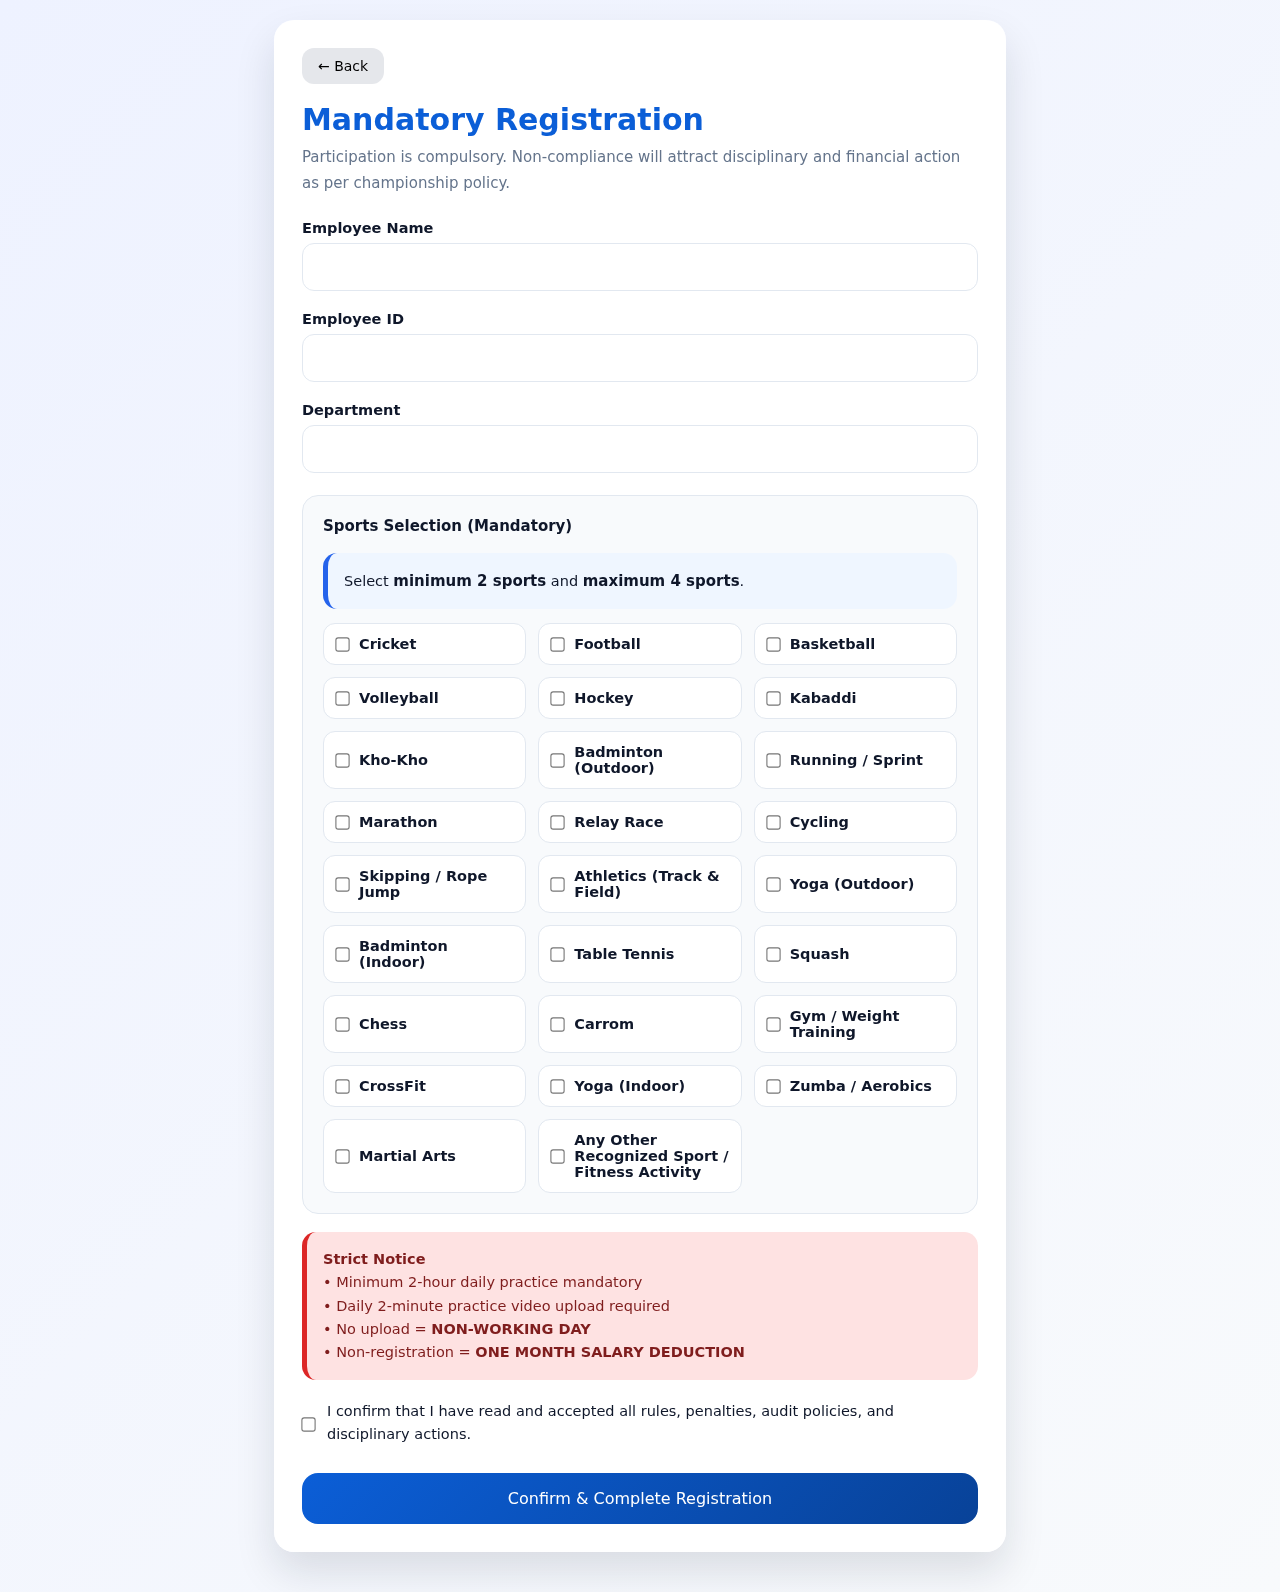
<file: registration-form.html>
<!DOCTYPE html>
<html lang="en">
<head>
<meta charset="UTF-8" />
<meta name="viewport" content="width=device-width, initial-scale=1.0" />
<title>Inter DC Championship | Mandatory Registration</title>

<style>
:root{
  --primary:#0b5ed7;
  --primary-dark:#084298;
  --bg:#f1f5f9;
  --card:#ffffff;
  --text:#0f172a;
  --muted:#64748b;
  --danger:#dc2626;
  --info:#2563eb;
  --border:#e2e8f0;
}

*{
  box-sizing:border-box;
  margin:0;
  padding:0;
  font-family:Inter,system-ui,-apple-system,Segoe UI,Roboto,Arial,sans-serif;
}

body{
  background:linear-gradient(135deg,#eef2ff,#f8fafc);
  color:var(--text);
  min-height:100vh;
}

.container{
  max-width:760px;
  margin:auto;
  padding:20px 14px 40px;
}

.card{
  background:rgba(255,255,255,.96);
  backdrop-filter:blur(8px);
  border-radius:20px;
  padding:28px;
  box-shadow:0 20px 40px rgba(15,23,42,.12);
}

/* HEADER */
.header{
  display:flex;
  align-items:center;
  gap:14px;
  margin-bottom:18px;
}
.back-btn{
  border:none;
  background:#e5e7eb;
  padding:10px 16px;
  border-radius:12px;
  font-size:14px;
  cursor:pointer;
}
.back-btn:hover{background:#d1d5db;}

h1{
  font-size:clamp(22px,5vw,30px);
  color:var(--primary);
  margin-bottom:8px;
}
.subtitle{
  font-size:15px;
  color:var(--muted);
  line-height:1.7;
  margin-bottom:22px;
}

/* FORM */
.form-group{
  margin-top:18px;
}
label{
  font-size:14.5px;
  font-weight:600;
}
input[type="text"]{
  width:100%;
  margin-top:6px;
  padding:14px;
  font-size:15px;
  border-radius:12px;
  border:1px solid var(--border);
}
input:focus{
  outline:none;
  border-color:var(--primary);
}

/* SPORTS */
.sports-box{
  margin-top:22px;
  padding:20px;
  border-radius:16px;
  background:#f8fafc;
  border:1px solid var(--border);
}
.sports-box strong{
  font-size:15px;
}
.sports-grid{
  margin-top:14px;
  display:grid;
  grid-template-columns:repeat(auto-fit,minmax(150px,1fr));
  gap:12px;
}
.sports-grid label{
  background:#ffffff;
  border:1px solid var(--border);
  padding:12px;
  border-radius:12px;
  display:flex;
  align-items:center;
  gap:10px;
  font-size:14.5px;
  cursor:pointer;
  transition:.2s ease;
}
.sports-grid label:hover{
  border-color:var(--primary);
  box-shadow:0 6px 14px rgba(0,0,0,.06);
}
.sports-grid input{
  transform:scale(1.1);
}

/* ALERTS */
.alert{
  margin-top:18px;
  padding:16px;
  border-radius:14px;
  font-size:14.5px;
  line-height:1.6;
}
.alert.info{
  background:#eff6ff;
  border-left:5px solid var(--info);
}
.alert.danger{
  background:#fee2e2;
  border-left:5px solid var(--danger);
  color:#7f1d1d;
}

/* CONSENT */
.checkbox{
  margin-top:20px;
  display:flex;
  gap:12px;
  font-size:14.5px;
  line-height:1.6;
}
.checkbox input{
  margin-top:3px;
  transform:scale(1.1);
}

/* ACTION */
button[type="submit"]{
  margin-top:26px;
  width:100%;
  padding:16px;
  border-radius:16px;
  font-size:16px;
  background:linear-gradient(135deg,var(--primary),var(--primary-dark));
  color:#fff;
  border:none;
  cursor:pointer;
  transition:.25s ease;
}
button:hover{
  transform:translateY(-1px);
  box-shadow:0 14px 26px rgba(11,94,215,.25);
}

/* MOBILE OPTIMIZATION */
@media(max-width:480px){
  .card{padding:22px;}
  .sports-grid{grid-template-columns:1fr;}
}
</style>
</head>

<body>

<div class="container">
  <div class="card">

    <div class="header">
      <button class="back-btn" onclick="location.href='registration.html'">← Back</button>
    </div>

    <h1>Mandatory Registration</h1>
    <p class="subtitle">
      Participation is compulsory. Non-compliance will attract disciplinary
      and financial action as per championship policy.
    </p>

    <form onsubmit="handleRegister(event)">

      <div class="form-group">
        <label>Employee Name</label>
        <input type="text" required />
      </div>

      <div class="form-group">
        <label>Employee ID</label>
        <input type="text" required />
      </div>

      <div class="form-group">
        <label>Department</label>
        <input type="text" required />
      </div>

      <div class="sports-box">
        <strong>Sports Selection (Mandatory)</strong>

        <div class="alert info">
          Select <strong>minimum 2 sports</strong> and
          <strong>maximum 4 sports</strong>.
        </div>

        <div class="sports-grid">
  <!-- Outdoor Sports -->
  <label><input type="checkbox" name="sports"> Cricket</label>
  <label><input type="checkbox" name="sports"> Football</label>
  <label><input type="checkbox" name="sports"> Basketball</label>
  <label><input type="checkbox" name="sports"> Volleyball</label>
  <label><input type="checkbox" name="sports"> Hockey</label>
  <label><input type="checkbox" name="sports"> Kabaddi</label>
  <label><input type="checkbox" name="sports"> Kho-Kho</label>
  <label><input type="checkbox" name="sports"> Badminton (Outdoor)</label>
  <label><input type="checkbox" name="sports"> Running / Sprint</label>
  <label><input type="checkbox" name="sports"> Marathon</label>
  <label><input type="checkbox" name="sports"> Relay Race</label>
  <label><input type="checkbox" name="sports"> Cycling</label>
  <label><input type="checkbox" name="sports"> Skipping / Rope Jump</label>
  <label><input type="checkbox" name="sports"> Athletics (Track & Field)</label>
  <label><input type="checkbox" name="sports"> Yoga (Outdoor)</label>

  <!-- Indoor Sports & Fitness -->
  <label><input type="checkbox" name="sports"> Badminton (Indoor)</label>
  <label><input type="checkbox" name="sports"> Table Tennis</label>
  <label><input type="checkbox" name="sports"> Squash</label>
  <label><input type="checkbox" name="sports"> Chess</label>
  <label><input type="checkbox" name="sports"> Carrom</label>
  <label><input type="checkbox" name="sports"> Gym / Weight Training</label>
  <label><input type="checkbox" name="sports"> CrossFit</label>
  <label><input type="checkbox" name="sports"> Yoga (Indoor)</label>
  <label><input type="checkbox" name="sports"> Zumba / Aerobics</label>
  <label><input type="checkbox" name="sports"> Martial Arts</label>

  <!-- Open Category -->
  <label><input type="checkbox" name="sports"> Any Other Recognized Sport / Fitness Activity</label>
</div>

      </div>

      <div class="alert danger">
        <strong>Strict Notice</strong><br>
        • Minimum 2-hour daily practice mandatory<br>
        • Daily 2-minute practice video upload required<br>
        • No upload = <strong>NON-WORKING DAY</strong><br>
        • Non-registration = <strong>ONE MONTH SALARY DEDUCTION</strong>
      </div>

      <div class="checkbox">
        <input type="checkbox" required />
        <span>
          I confirm that I have read and accepted all rules,
          penalties, audit policies, and disciplinary actions.
        </span>
      </div>

      <button type="submit">
        Confirm & Complete Registration
      </button>

    </form>
  </div>
</div>

<script>
function handleRegister(e){
  e.preventDefault();
  const count =
    document.querySelectorAll('input[name="sports"]:checked').length;

  if(count < 2 || count > 4){
    alert("Please select minimum 2 and maximum 4 sports.");
    return;
  }

  window.location.href="daily-practice-upload.html";
}
</script>

</body>
</html>
</file>
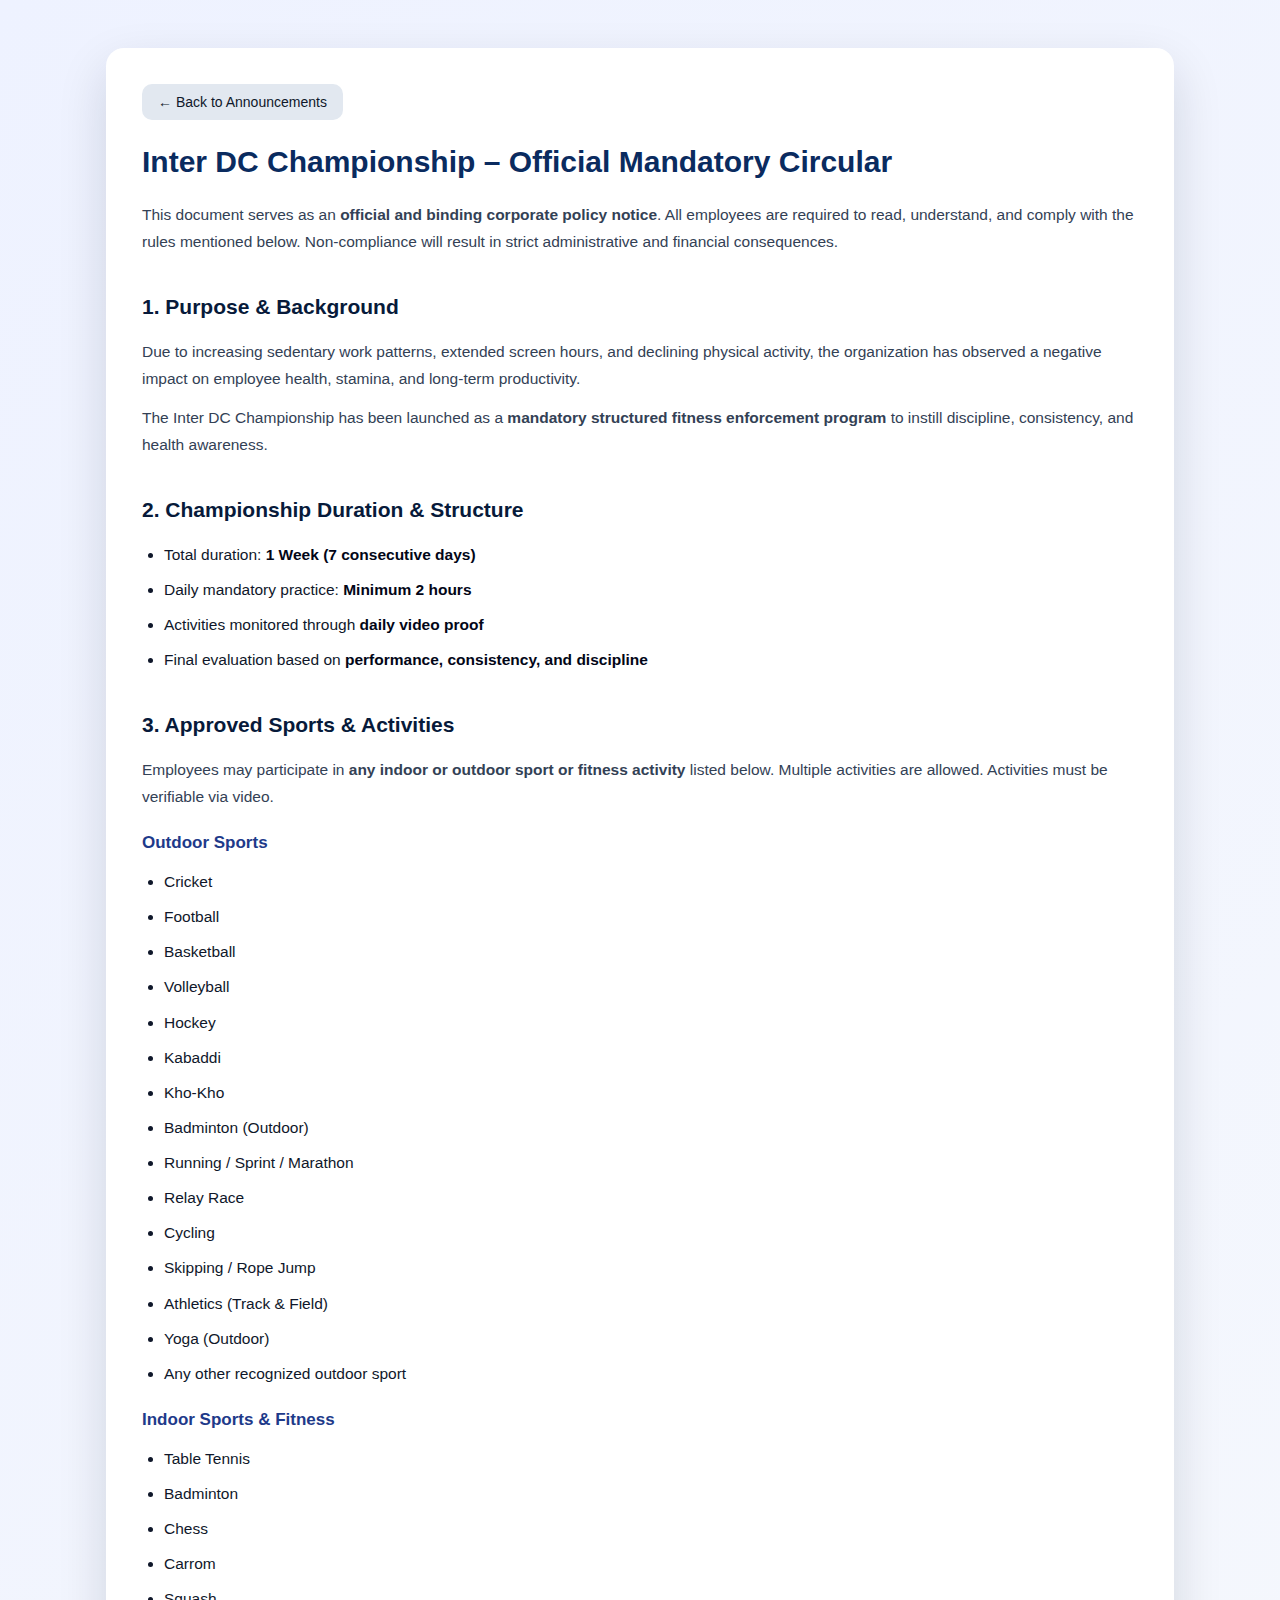
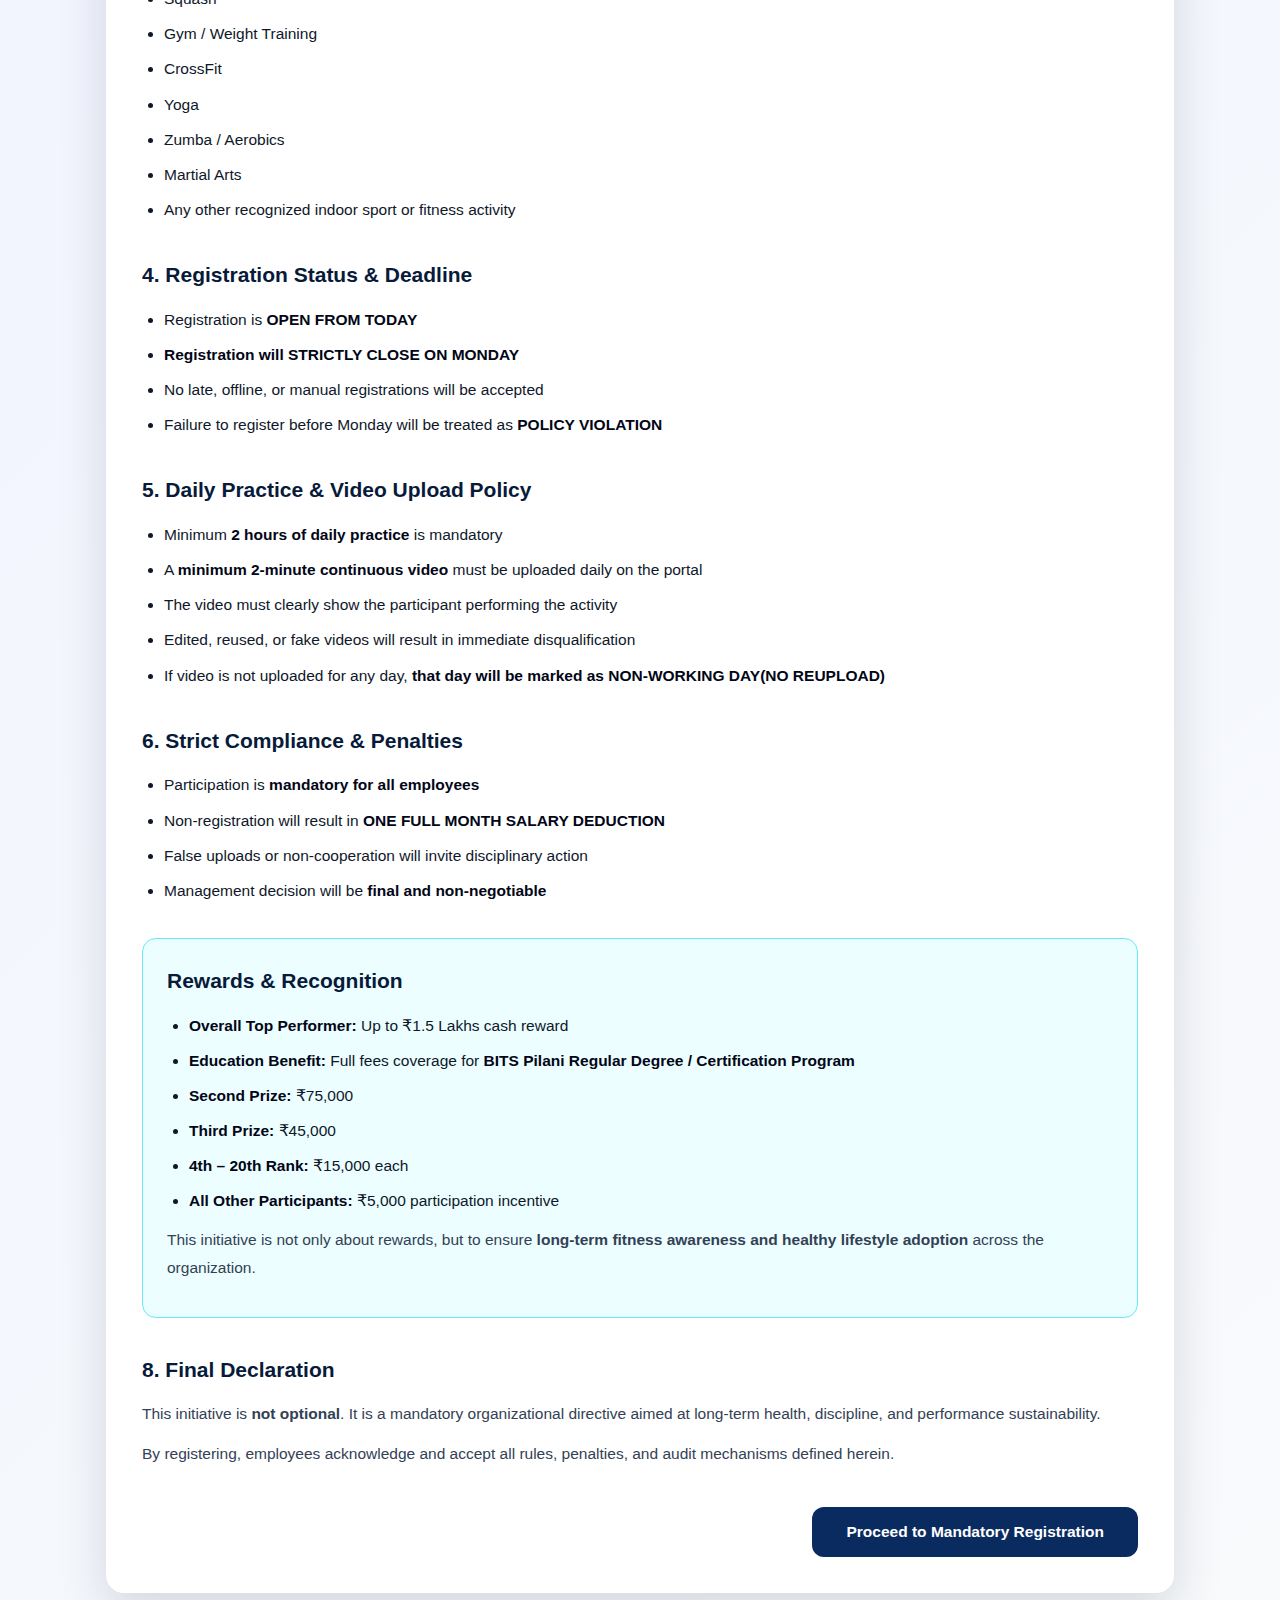
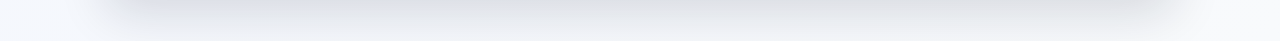
<file: registration.html>
<!DOCTYPE html>
<html lang="en">
<head>
<meta charset="UTF-8">
<link rel="icon" href="favicon.png" type="image/x-icon">
<meta name="viewport" content="width=device-width, initial-scale=1.0">
<title>Inter DC Championship | Mandatory Participation Notice</title>

<style>
:root{
  --primary:#0a2b5f;
  --primary-dark:#071a3a;
  --bg:#f4f6fb;
  --card:#ffffff;
  --text:#0f172a;
  --muted:#64748b;
  --danger:#b91c1c;
  --warning:#92400e;
  --success:#166534;
}

*{
  margin:0;
  padding:0;
  box-sizing:border-box;
  font-family:Inter, Segoe UI, Arial, sans-serif;
}

body{
  min-height:100vh;
  background:linear-gradient(135deg,#eef2ff,#f8fafc);
  color:var(--text);
  line-height:1.75;
}

/* LAYOUT */
.container{
  max-width:1100px;
  margin:32px auto;
  padding:16px;
}

.card{
  background:var(--card);
  border-radius:18px;
  padding:36px;
  box-shadow:0 20px 50px rgba(15,23,42,.14);
}

/* HEADER */
.header{
  display:flex;
  justify-content:flex-start;
  align-items:center;
  margin-bottom:16px;
}

.back-btn{
  background:#e2e8f0;
  color:#0f172a;
  border:none;
  padding:10px 16px;
  border-radius:10px;
  cursor:pointer;
  font-size:14px;
  font-weight:500;
  transition:.2s ease;
}

.back-btn:hover{
  background:#cbd5e1;
}

/* TITLES */
h1{
  color:var(--primary);
  font-size:30px;
  font-weight:700;
  margin-bottom:12px;
}

h2{
  font-size:21px;
  color:var(--primary-dark);
  margin-bottom:12px;
}

h3{
  font-size:17px;
  color:#1e3a8a;
  margin:18px 0 10px;
}

/* TEXT */
p{
  font-size:15.5px;
  color:#334155;
  margin-bottom:12px;
}

/* SECTIONS */
.section{
  margin-top:34px;
}

/* LISTS */
ul{
  margin-left:22px;
  margin-top:8px;
}

li{
  font-size:15.5px;
  margin-bottom:8px;
}

li strong{
  color:#020617;
}

/* NOTICE BOXES */
.notice{
  background:#fff7ed;
  border:1px solid #fed7aa;
  border-radius:14px;
  padding:18px;
  margin:26px 0;
}

.notice strong{
  color:var(--warning);
}

.mandatory{
  background:#fee2e2;
  border:1px solid #fecaca;
  border-radius:14px;
  padding:20px;
  margin:28px 0;
}

.mandatory h3{
  color:var(--danger);
  margin-bottom:8px;
}

/* PRIZE BLOCK */
.prize{
  background:#ecfeff;
  border:1px solid #67e8f9;
  border-radius:14px;
  padding:24px;
}

/* ACTIONS */
.actions{
  margin-top:40px;
  display:flex;
  justify-content:flex-end;
}

.primary-btn{
  background:var(--primary);
  color:#ffffff;
  border:none;
  padding:16px 34px;
  font-size:15.5px;
  font-weight:600;
  border-radius:12px;
  cursor:pointer;
  transition:.2s ease;
}

.primary-btn:hover{
  background:var(--primary-dark);
}

/* RESPONSIVE */
@media(max-width:768px){
  .card{
    padding:24px;
  }

  h1{
    font-size:24px;
  }

  h2{
    font-size:19px;
  }

  .primary-btn{
    width:100%;
    text-align:center;
  }

  .actions{
    justify-content:center;
  }
}

</style>
</head>

<body>

<div class="container">
  <div class="card">

    <!-- HEADER -->
    <div class="header">
      <button class="back-btn" onclick="window.location.href='announcements.html'">
        ← Back to Announcements
      </button>
    </div>

     <h1>Inter DC Championship – Official Mandatory Circular</h1>

    <p>
      This document serves as an <strong>official and binding corporate policy notice</strong>.
      All employees are required to read, understand, and comply with the rules mentioned below.
      Non-compliance will result in strict administrative and financial consequences.
    </p>

    <!-- PURPOSE -->
    <div class="section">
      <h2>1. Purpose & Background</h2>
      <p>
        Due to increasing sedentary work patterns, extended screen hours, and declining physical activity,
        the organization has observed a negative impact on employee health, stamina, and long-term productivity.
      </p>
      <p>
        The Inter DC Championship has been launched as a
        <strong>mandatory structured fitness enforcement program</strong>
        to instill discipline, consistency, and health awareness.
      </p>
    </div>

    <!-- DURATION -->
    <div class="section">
      <h2>2. Championship Duration & Structure</h2>
      <ul>
        <li>Total duration: <strong>1 Week (7 consecutive days)</strong></li>
        <li>Daily mandatory practice: <strong>Minimum 2 hours</strong></li>
        <li>Activities monitored through <strong>daily video proof</strong></li>
        <li>Final evaluation based on <strong>performance, consistency, and discipline</strong></li>
      </ul>
    </div>

    <!-- SPORTS -->
    <div class="section">
      <h2>3. Approved Sports & Activities</h2>

      <p>
        Employees may participate in <strong>any indoor or outdoor sport or fitness activity</strong>
        listed below. Multiple activities are allowed. Activities must be verifiable via video.
      </p>

      <h3>Outdoor Sports</h3>
      <ul>
        <li>Cricket</li>
        <li>Football</li>
        <li>Basketball</li>
        <li>Volleyball</li>
        <li>Hockey</li>
        <li>Kabaddi</li>
        <li>Kho-Kho</li>
        <li>Badminton (Outdoor)</li>
        <li>Running / Sprint / Marathon</li>
        <li>Relay Race</li>
        <li>Cycling</li>
        <li>Skipping / Rope Jump</li>
        <li>Athletics (Track & Field)</li>
        <li>Yoga (Outdoor)</li>
        <li>Any other recognized outdoor sport</li>
      </ul>

      <h3>Indoor Sports & Fitness</h3>
      <ul>
        <li>Table Tennis</li>
        <li>Badminton</li>
        <li>Chess</li>
        <li>Carrom</li>
        <li>Squash</li>
        <li>Gym / Weight Training</li>
        <li>CrossFit</li>
        <li>Yoga</li>
        <li>Zumba / Aerobics</li>
        <li>Martial Arts</li>
        <li>Any other recognized indoor sport or fitness activity</li>
      </ul>
    </div>

    <!-- REGISTRATION -->
    <div class="section">
      <h2>4. Registration Status & Deadline</h2>
      <ul>
        <li>Registration is <strong>OPEN FROM TODAY</strong></li>
        <li>
          <strong>Registration will STRICTLY CLOSE ON MONDAY</strong>
        </li>
        <li>No late, offline, or manual registrations will be accepted</li>
        <li>Failure to register before Monday will be treated as
          <strong>POLICY VIOLATION</strong>
        </li>
      </ul>
    </div>

    <!-- DAILY RULE -->
    <div class="section">
      <h2>5. Daily Practice & Video Upload Policy</h2>
      <ul>
        <li>Minimum <strong>2 hours of daily practice</strong> is mandatory</li>
        <li>
          A <strong>minimum 2-minute continuous video</strong>
          must be uploaded daily on the portal
        </li>
        <li>The video must clearly show the participant performing the activity</li>
        <li>Edited, reused, or fake videos will result in immediate disqualification</li>
        <li>
          If video is not uploaded for any day,
          <strong>that day will be marked as NON-WORKING DAY(NO REUPLOAD)</strong>
        </li>
      </ul>
    </div>

    <!-- STRICT POLICY -->
    <div class="section">
      <h2>6. Strict Compliance & Penalties</h2>
      <ul>
        <li>Participation is <strong>mandatory for all employees</strong></li>
        <li>
          Non-registration will result in
          <strong>ONE FULL MONTH SALARY DEDUCTION</strong>
        </li>
        <li>False uploads or non-cooperation will invite disciplinary action</li>
        <li>
          Management decision will be
          <strong>final and non-negotiable</strong>
        </li>
      </ul>
    </div>

    <!-- REWARDS -->
     <div class="section prize">
      <h2>Rewards & Recognition</h2>
      <ul>
        <li><strong>Overall Top Performer:</strong> Up to ₹1.5 Lakhs cash reward</li>
        <li><strong>Education Benefit:</strong> Full fees coverage for
            <strong>BITS Pilani Regular Degree / Certification Program</strong></li>
        <li><strong>Second Prize:</strong> ₹75,000</li>
        <li><strong>Third Prize:</strong> ₹45,000</li>
        <li><strong>4th – 20th Rank:</strong> ₹15,000 each</li>
        <li><strong>All Other Participants:</strong> ₹5,000 participation incentive</li>
      </ul>
      <p style="margin-top:12px;">
        This initiative is not only about rewards, but to ensure
        <strong>long-term fitness awareness and healthy lifestyle adoption</strong>
        across the organization.
      </p>
    </div>

    <!-- FINAL -->
    <div class="section">
      <h2>8. Final Declaration</h2>
      <p>
        This initiative is <strong>not optional</strong>.
        It is a mandatory organizational directive aimed at
        long-term health, discipline, and performance sustainability.
      </p>
      <p>
        By registering, employees acknowledge and accept
        all rules, penalties, and audit mechanisms defined herein.
      </p>
    </div>
    <!-- PRIZES -->
   

    <!-- ACTION -->
    <div class="actions">
      <button class="primary-btn" onclick="window.location.href='registration-form.html'">
        Proceed to Mandatory Registration
      </button>
    </div>

  </div>
</div>

</body>
</html>
</file>
